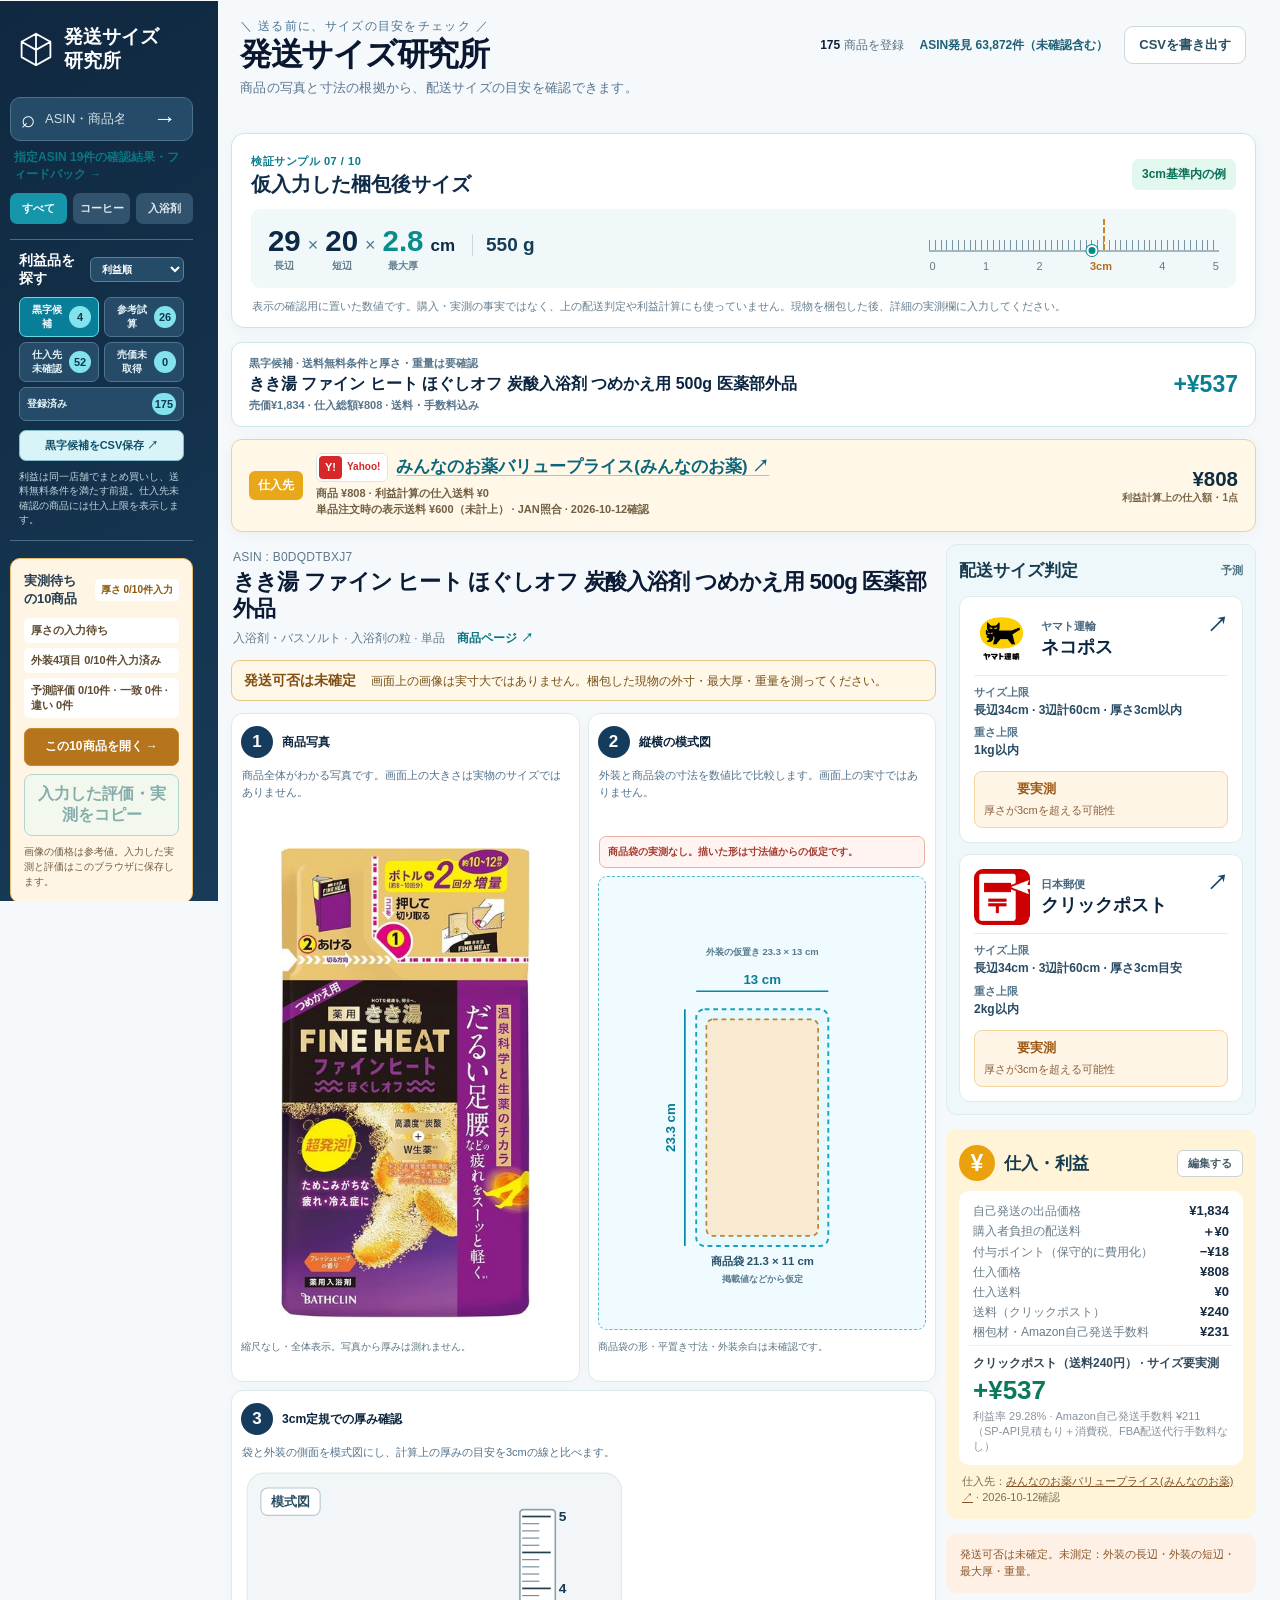
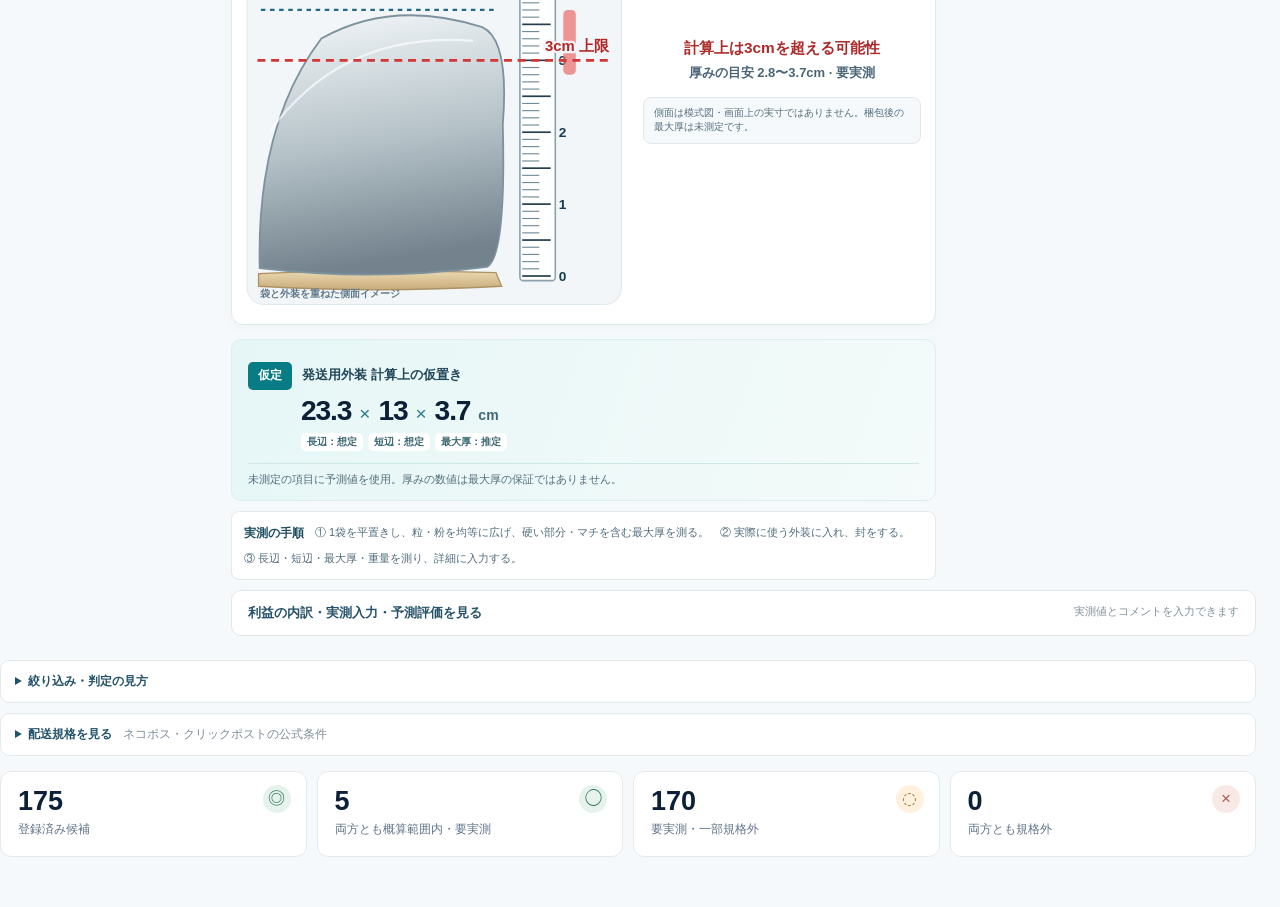
<file: index.html>
<!doctype html>
<html lang="ja">
<head>
  <meta charset="utf-8">
  <meta name="viewport" content="width=device-width, initial-scale=1">
  <title>発送サイズ研究所｜ネコポス・クリックポスト</title>
  <link rel="stylesheet" href="ui.css?v=21">
</head>
<body>
  <header class="site-header"><div class="site-brand"><strong>発送サイズ研究所</strong><span>商品の写真と寸法の根拠から、配送サイズの目安を確認できます。</span></div><div class="site-actions"><span><b id="heroCount">—</b> 商品を登録</span><a id="researchLink" href="acquisition.html#allAsins">発見済みASINを見る（未確認含む）</a><button id="export" class="btn" type="button">CSVを書き出す</button></div></header>
  <main>
    <details class="rules-toggle"><summary>配送規格を見る <span>ネコポス・クリックポストの公式条件</span></summary><section class="service-guides" aria-label="配送方法の公式規格">
      <article class="service-guide"><div class="service-guide-heading"><span class="service-icon cat-icon" aria-hidden="true">◧</span><div><b>ネコポス</b><small>ヤマト運輸・契約制</small></div></div><div class="service-limits"><span><strong>34cm</strong> 長辺上限</span><span><strong>60cm</strong> 3辺合計</span><span><strong>3cm</strong> 厚さ上限</span><span><strong>1kg</strong> 重量上限</span></div><p>宛名面は23×11.5cm以上。運賃は契約ごとに決まり、公式上限は385円。</p><a href="https://business.kuronekoyamato.co.jp/service/lineup/nekoposu/index.html" target="_blank" rel="noopener noreferrer">ヤマト運輸の規格 ↗</a></article>
      <article class="service-guide"><div class="service-guide-heading"><span class="service-icon post-icon" aria-hidden="true">▤</span><div><b>クリックポスト</b><small>日本郵便・全国一律240円</small></div></div><div class="service-limits"><span><strong>34cm</strong> 長辺上限</span><span><strong>60cm</strong> 3辺合計</span><span><strong>3cm</strong> 投函目安</span><span><strong>2kg</strong> 重量上限</span></div><p>最小14×9cm。ポストの投函口を確認。窓口で預かれる例外も厚さ3cm以下。</p><a href="https://www.post.japanpost.jp/service/send/domestic/delivery/clickpost/" target="_blank" rel="noopener noreferrer">日本郵便の規格 ↗</a></article>
      <small class="guide-date">公式ページを2026年10月6日に確認。発送前に梱包後の外寸と重量を測定。</small>
    </section></details>
    <details id="search-panel" class="panel filter-drawer" aria-label="検索と絞り込み"><summary>絞り込み・判定の見方</summary>
      <details class="notice"><summary>判定の見方・配送規格</summary><span>商品写真と縦横の模式図は画面上の実寸ではありません。概算は発送可否を確定しません。実際に梱包した外装の長辺・短辺・最大厚・重量を測って入力してください。配送規格は <a href="https://business.kuronekoyamato.co.jp/service/lineup/nekoposu/index.html" target="_blank" rel="noopener noreferrer">ネコポス ↗</a> <a href="https://www.post.japanpost.jp/service/send/domestic/delivery/clickpost/" target="_blank" rel="noopener noreferrer">クリックポスト ↗</a> を参照してください。</span></details>
      <div class="filters">
        <div class="field"><label for="category">分類</label><select id="category"><option value="all">すべて</option></select></div>
        <div class="field"><label for="dimension">Amazon寸法</label><select id="dimension"><option value="all">すべて</option><option value="confirmed">3cm超を確認</option><option value="unconfirmed">寸法未確認</option></select></div>
        <div class="field"><label for="forecast">平置き3cm予測</label><select id="forecast"><option value="all">すべて</option><option value="likely">収まりそう</option><option value="borderline">境界・情報不足</option><option value="unlikely">難しい</option></select></div>
        <div class="field"><label for="shippingFilter">配送規格の判定</label><select id="shippingFilter"><option value="all">すべて</option><option value="both">両方とも規格内見込み</option><option value="nekopos">ネコポス規格内見込み</option><option value="clickpost">クリックポスト規格内見込み</option><option value="check">要実測</option><option value="over">両方とも規格外</option></select></div>
      </div>
      <details id="method" class="method"><summary>推定方法と注意点</summary><p>同一商品のメーカー公表「個装・単品寸法」を最優先します。それ以外はAmazon・Keepaの「商品寸法」、同系品の袋、画像、カタログの「パッケージ寸法」を個別に照合し、仮定として表示します。Amazon・Keepa掲載のパッケージ寸法は梱包込みの値で、商品本体や個装の実寸と同じではありません。販売単位が複数なら、そのまとまりや梱包材を含む可能性もあります。掲載最小辺が3cmを超えたことだけで商品自体が厚いと断定せず、発送用外装込みの実測値で確認します。</p><p>粉・粒は内容量を仮定のかさ密度で体積に直し、袋の有効面積に広げて厚さを概算します。液体のmL表示はすでに体積なので密度では割りません。縦横は商品袋に対して外装余白を各0〜2cm、重量は梱包材100gを仮に加えて確認します。複数個セット、マチ、硬い注ぎ口やスプーンは誤差要因です。ネコポスは宛名面23×11.5cm以上、クリックポストは14×9cm以上の外装が必要です。クリックポストは投函口の実寸にも左右されます。</p><p>参考：<a href="https://agf.ajinomoto.co.jp/product/detail/88489" target="_blank" rel="noopener noreferrer">AGF 60gの単品寸法</a>、<a href="https://business.kuronekoyamato.co.jp/service/lineup/nekoposu/index.html" target="_blank" rel="noopener noreferrer">ネコポス規格</a>、<a href="https://www.post.japanpost.jp/service/send/domestic/delivery/clickpost/" target="_blank" rel="noopener noreferrer">クリックポスト規格</a>。</p></details>
    </details>
    <div class="workspace">
      <aside class="candidate-picker" aria-label="商品候補">
        <div class="rail-brand"><svg viewBox="0 0 40 40" aria-hidden="true"><path d="M20 3 36 12v17L20 38 4 29V12L20 3Zm0 0v18m16-9-16 9L4 12m16 9v17"/></svg><strong>発送サイズ<br>研究所</strong></div>
        <div class="sidebar-search"><label for="search" class="visually-hidden">ASIN・商品名で検索</label><span aria-hidden="true">⌕</span><input id="search" type="search" placeholder="ASIN・商品名で検索" autocomplete="off"><button id="searchGo" type="button" aria-label="検索した商品を見る">→</button></div>
        <div id="requestedMatch" class="requested-match" hidden></div>
        <a class="requested-list-link" href="requested.html">指定ASIN 19件の確認結果・フィードバック →</a>
        <div class="sidebar-shortcuts" aria-label="主な分類"><button type="button" data-category-shortcut="all" class="active">すべて</button><button type="button" data-category-shortcut="コーヒー">コーヒー</button><button type="button" data-category-shortcut="入浴剤・バスソルト">入浴剤</button></div>
        <nav class="profit-nav" aria-label="利益による絞り込み"><div class="profit-nav-heading"><b>利益品を探す</b><select id="sortMode" aria-label="並び順"><option value="profit">利益順</option><option value="fit">発送見込み順</option></select></div><div class="profit-nav-buttons"><button type="button" data-profit-filter="candidate" class="active" aria-pressed="true">黒字候補 <b id="profitCandidateCount">—</b></button><button type="button" data-profit-filter="reference" aria-pressed="false">参考試算 <b id="profitReferenceCount">—</b></button><button type="button" data-profit-filter="sourcing" aria-pressed="false">仕入先未確認 <b id="profitSourcingCount">—</b></button><button type="button" data-profit-filter="price_missing" aria-pressed="false">売価未取得 <b id="profitPriceMissingCount">—</b></button><button type="button" data-profit-filter="all" aria-pressed="false">登録済み <b id="profitAllCount">—</b></button></div><button id="exportProfitCandidates" class="profit-nav-export" type="button">黒字候補をCSV保存 ↗</button><small>利益は同一店舗でまとめ買いし、送料無料条件を満たす前提。仕入先未確認の商品には仕入上限を表示します。</small></nav>
        <section class="trial-sidebar" aria-label="実測待ちの商品リスト"><div class="trial-sidebar-heading"><strong>実測待ちの10商品</strong><b id="trialProgress">厚さ 0/10件入力</b></div><div class="trial-sidebar-stats"><span id="trialThicknessStatus">厚さの入力待ち</span><span id="trialShippingStatus">外装4項目 0/10件入力済み</span><span id="trialFeedbackStatus">予測評価 0/10件</span><span id="trialPredictionStatus" hidden></span></div><button id="trialToggle" type="button" aria-pressed="false">この10商品を開く →</button><button id="copyProductFeedback" class="feedback-copy-button" type="button" disabled>入力した評価・実測をコピー</button><textarea id="productFeedbackCopyText" readonly hidden aria-label="コピー用の評価と実測"></textarea><small id="productFeedbackMessage" role="status" aria-live="polite">画像の価格は参考値。入力した実測と評価はこのブラウザに保存します。</small></section>
        <button id="measuredToggle" class="measured-toggle" type="button" aria-pressed="false">実測入力のある商品 <b id="actualCount">0件</b><span aria-hidden="true">→</span></button>
        <section id="demoSidebar" class="demo-sidebar" aria-label="検証用の表示例"><div class="demo-sidebar-heading"><span>検証用の表示例</span><b id="demoTotalCount">10件</b></div><div class="demo-sidebar-counts"><span><b id="demoWithinCount">7</b>件 3cm以内の例</span><span><b id="demoOverCount">3</b>件 3cm超の例</span></div><button id="demoToggle" type="button" aria-pressed="false">10件の表示例を見る →</button><small>例の数値は実測ではありません。実測入力がある商品では入力値を優先します。</small></section>
        <div id="candidates" class="sidebar-heading"><b>商品候補</b><span id="visibleCount">読み込み中</span></div>
        <section id="list" class="list" aria-label="候補一覧"></section><div class="more-wrap"><button id="more" class="btn" type="button" hidden>さらに20件表示</button></div>
      </aside>
      <section id="featured" class="featured" aria-label="選択中の商品の詳細"></section>
    </div>
    <section class="stats" aria-label="候補の集計">
      <div class="stat"><span class="stat-icon" aria-hidden="true">◎</span><strong id="totalCount">—</strong><span>登録済み候補</span></div>
        <div class="stat"><span class="stat-icon" aria-hidden="true">◯</span><strong id="likelyCount">—</strong><span>両方とも概算範囲内・要実測</span></div>
      <div class="stat"><span class="stat-icon" aria-hidden="true">◌</span><strong id="borderlineCount">—</strong><span>要実測・一部規格外</span></div>
      <div class="stat"><span class="stat-icon" aria-hidden="true">×</span><strong id="unlikelyCount">—</strong><span>両方とも規格外</span></div>
    </section>
    <dialog id="csvDialog"><h2 id="csvTitle">CSV</h2><p>予測、根拠、出典、実測記録、正誤評価とコメントを含みます。下の内容をコピーするか、ファイルに保存できます。</p><textarea id="csvText" aria-label="CSVデータ" readonly></textarea><div class="dialog-actions"><button id="closeCsv" class="btn" type="button">閉じる</button><button id="saveCsv" class="btn" type="button">ファイルに保存</button></div></dialog>
  </main>
  <script src="data.js?v=20261014b"></script>
  <script src="predictions.js?v=20261014b"></script>
  <script src="product_images.js?v=20261014b"></script>
  <script src="local_product_images.js?v=20261014b"></script>
  <script src="api_dimensions.js?v=20261014b"></script>
  <script src="shipping_fit.js"></script>
  <script src="demo_measurements.js?v=1"></script>
  <script src="trial_products.js?v=1"></script>
  <script src="sourcing.js?v=9"></script>
  <script src="market_data.js?v=20261014d"></script>
  <script src="acquisition_status.js?v=20261014e"></script>
  <script src="finance.js?v=2"></script>
  <script src="requested_reviews.js?v=7"></script>
  <script src="app.js?v=49"></script>
</body>
</html>
</file>
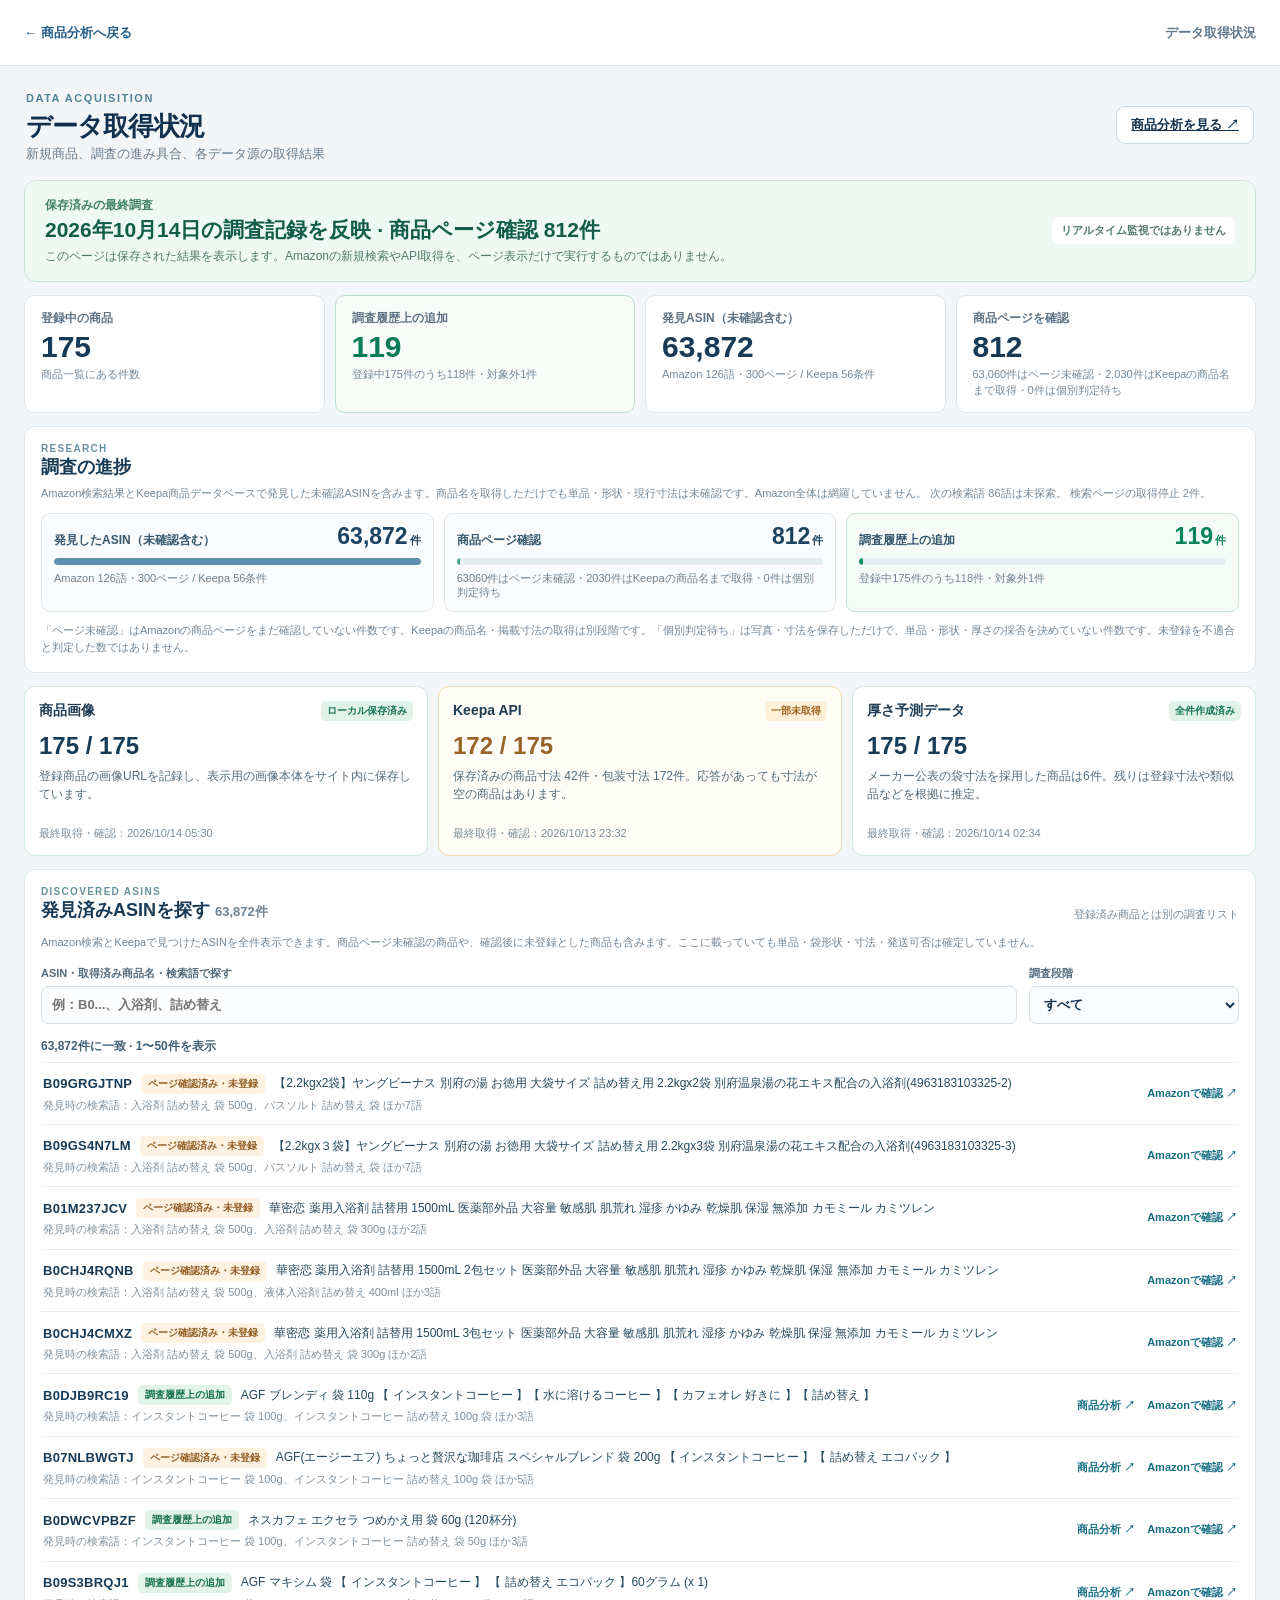
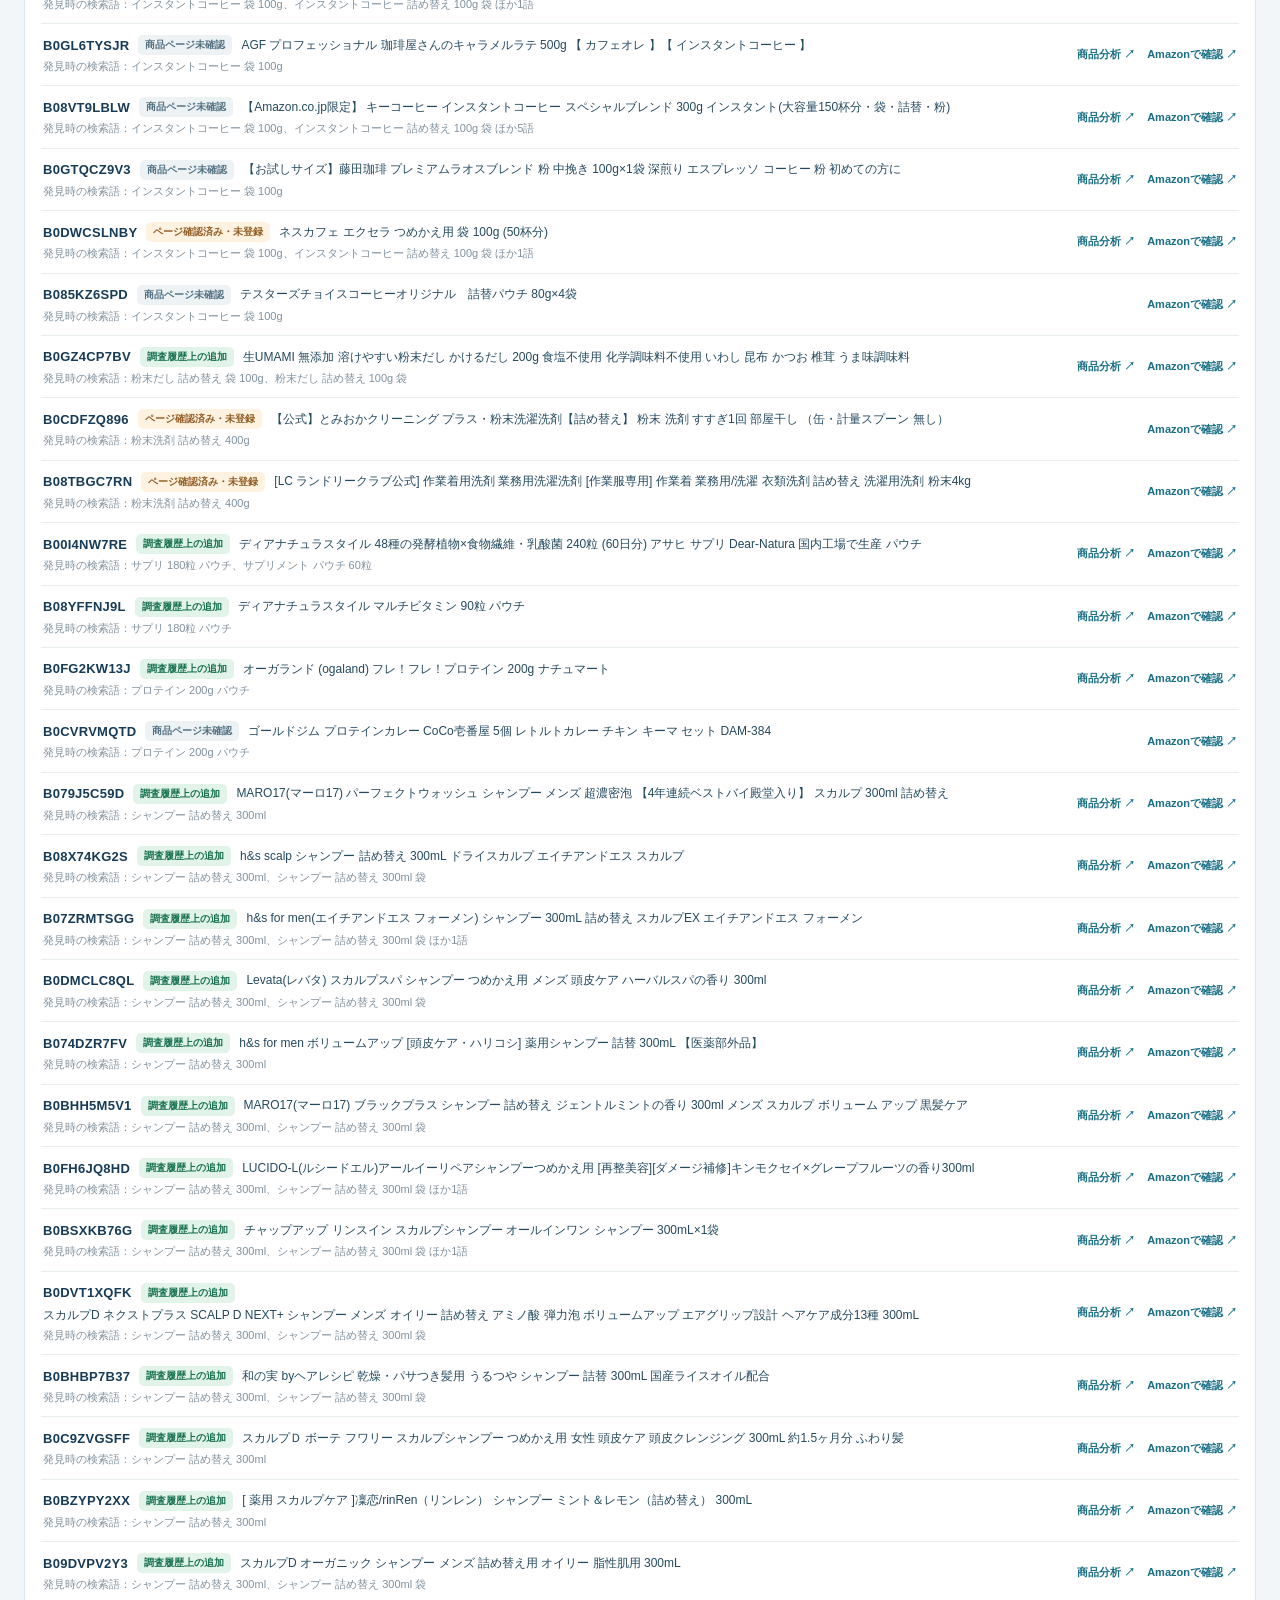
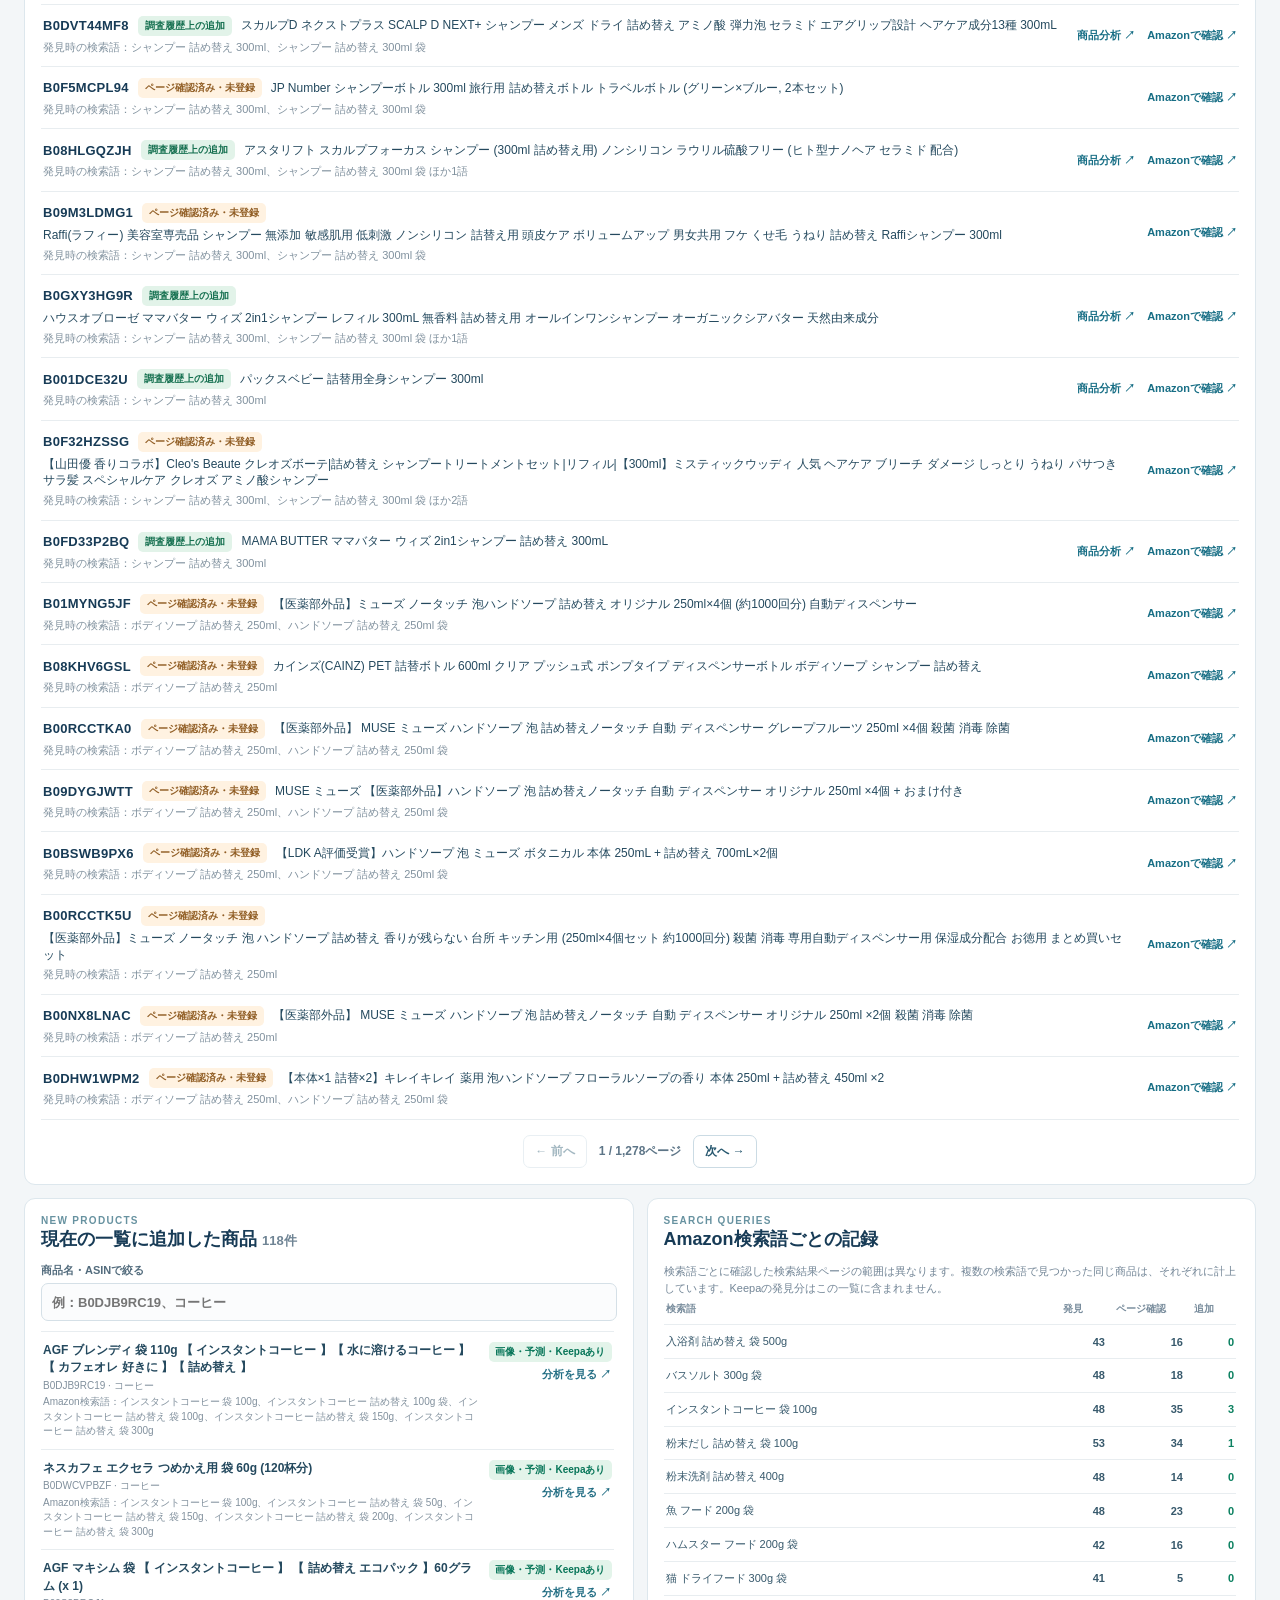
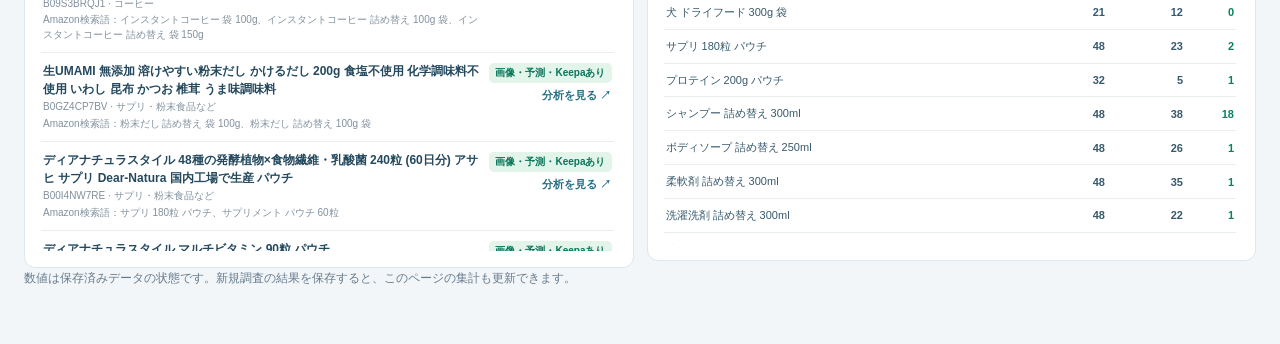
<file: acquisition.html>
<!doctype html>
<html lang="ja">
<head>
  <meta charset="utf-8">
  <meta name="viewport" content="width=device-width, initial-scale=1">
  <title>データ取得状況 | 小型発送リサーチ</title>
  <link rel="stylesheet" href="theme.css?v=11">
  <link rel="stylesheet" href="acquisition.css?v=5">
</head>
<body>
  <aside class="side-nav" aria-label="ページナビゲーション">
    <div class="side-brand"><span class="side-brand-mark" aria-hidden="true">◇</span><div><strong>小型発送リサーチ</strong><small>商品サイズを見極める</small></div></div>
    <nav>
      <a href="index.html"><span aria-hidden="true">⌂</span>商品分析</a>
      <a href="acquisition.html" aria-current="page"><span aria-hidden="true">◉</span>データ取得状況</a>
    </nav>
    <p>表示しているのは保存済みデータの最終状態です。</p>
  </aside>
  <header class="app-topbar status-topbar"><a href="index.html" class="back-link">← 商品分析へ戻る</a><span>データ取得状況</span></header>
  <main>
    <div class="page-heading"><div><span class="page-kicker">DATA ACQUISITION</span><h1>データ取得状況</h1><p>新規商品、調査の進み具合、各データ源の取得結果</p></div><a class="btn" href="index.html">商品分析を見る ↗</a></div>
    <div id="statusError" class="status-error" hidden>取得状況の保存データを読み込めませんでした。</div>
    <div id="statusContent" hidden>
      <section class="snapshot-banner" aria-label="データの時点"><div><span class="snapshot-label">保存済みの最終調査</span><strong id="researchDate">—</strong><p>このページは保存された結果を表示します。Amazonの新規検索やAPI取得を、ページ表示だけで実行するものではありません。</p></div><span class="snapshot-tag">リアルタイム監視ではありません</span></section>
      <section class="status-metrics" aria-label="調査の集計">
        <div class="status-metric"><span>登録中の商品</span><strong id="catalogCount">—</strong><small>商品一覧にある件数</small></div>
        <div class="status-metric accent"><span>調査履歴上の追加</span><strong id="addedCount">—</strong><small id="addedCheck">—</small></div>
        <div class="status-metric"><span>発見ASIN（未確認含む）</span><strong id="discoveredCount">—</strong><small id="queryCount">—</small></div>
        <div class="status-metric"><span>商品ページを確認</span><strong id="checkedCount">—</strong><small id="uncheckedCount">—</small></div>
      </section>
      <section class="status-card pipeline-card" aria-labelledby="pipelineTitle"><div class="section-heading"><div><span class="section-kicker">RESEARCH</span><h2 id="pipelineTitle">調査の進捗</h2></div><span id="researchScope" class="subtle">—</span></div><div class="pipeline" id="pipeline"></div><p class="status-note">「ページ未確認」はAmazonの商品ページをまだ確認していない件数です。Keepaの商品名・掲載寸法の取得は別段階です。「個別判定待ち」は写真・寸法を保存しただけで、単品・形状・厚さの採否を決めていない件数です。未登録を不適合と判定した数ではありません。</p></section>
      <section class="source-grid" aria-label="データ源ごとの状態" id="sourceGrid"></section>
      <section class="status-card discovered-card" id="allAsins" aria-labelledby="allAsinsTitle"><div class="section-heading"><div><span class="section-kicker">DISCOVERED ASINS</span><h2 id="allAsinsTitle">発見済みASINを探す <span id="allAsinsCount">—</span></h2></div><span class="subtle">登録済み商品とは別の調査リスト</span></div><p class="status-note">Amazon検索とKeepaで見つけたASINを全件表示できます。商品ページ未確認の商品や、確認後に未登録とした商品も含みます。ここに載っていても単品・袋形状・寸法・発送可否は確定していません。</p><div class="discovered-controls"><label class="status-search">ASIN・取得済み商品名・検索語で探す<input id="allAsinsSearch" type="search" placeholder="例：B0...、入浴剤、詰め替え"></label><label class="status-search">調査段階<select id="allAsinsStage"><option value="all">すべて</option><option value="0">商品ページ未確認</option><option value="1">ページ確認済み・未登録</option><option value="2">調査履歴上の追加</option></select></label></div><div class="discovered-summary" id="allAsinsSummary" role="status" aria-live="polite"></div><div class="discovered-list" id="allAsinsRows"></div><div class="discovered-pager"><button id="allAsinsPrev" type="button">← 前へ</button><span id="allAsinsPage">—</span><button id="allAsinsNext" type="button">次へ →</button></div></section>
      <div class="status-columns">
        <section class="status-card" aria-labelledby="newProductsTitle"><div class="section-heading"><div><span class="section-kicker">NEW PRODUCTS</span><h2 id="newProductsTitle">現在の一覧に追加した商品 <span id="newProductsCount">—</span></h2></div></div><label class="status-search">商品名・ASINで絞る<input id="newProductSearch" type="search" placeholder="例：B0DJB9RC19、コーヒー"></label><div class="scroll-list" id="newProducts"></div></section>
        <section class="status-card" aria-labelledby="queriesTitle"><div class="section-heading"><div><span class="section-kicker">SEARCH QUERIES</span><h2 id="queriesTitle">Amazon検索語ごとの記録</h2></div></div><p class="status-note">検索語ごとに確認した検索結果ページの範囲は異なります。複数の検索語で見つかった同じ商品は、それぞれに計上しています。Keepaの発見分はこの一覧に含まれません。</p><div class="query-head"><span>検索語</span><span>発見</span><span>ページ確認</span><span>追加</span></div><div class="scroll-list" id="queryRows"></div></section>
      </div>
      <footer>数値は保存済みデータの状態です。新規調査の結果を保存すると、このページの集計も更新できます。</footer>
    </div>
  </main>
  <script src="data.js?v=20261014b"></script>
  <script src="predictions.js?v=20261014b"></script>
  <script src="product_images.js?v=20261014b"></script>
  <script src="local_product_images.js?v=20261014b"></script>
  <script src="api_dimensions.js?v=20261014b"></script>
  <script src="acquisition_status.js?v=20261014e"></script>
  <script src="discovered_asins.js?v=20261014e"></script>
  <script src="acquisition.js?v=11"></script>
</body>
</html>
</file>
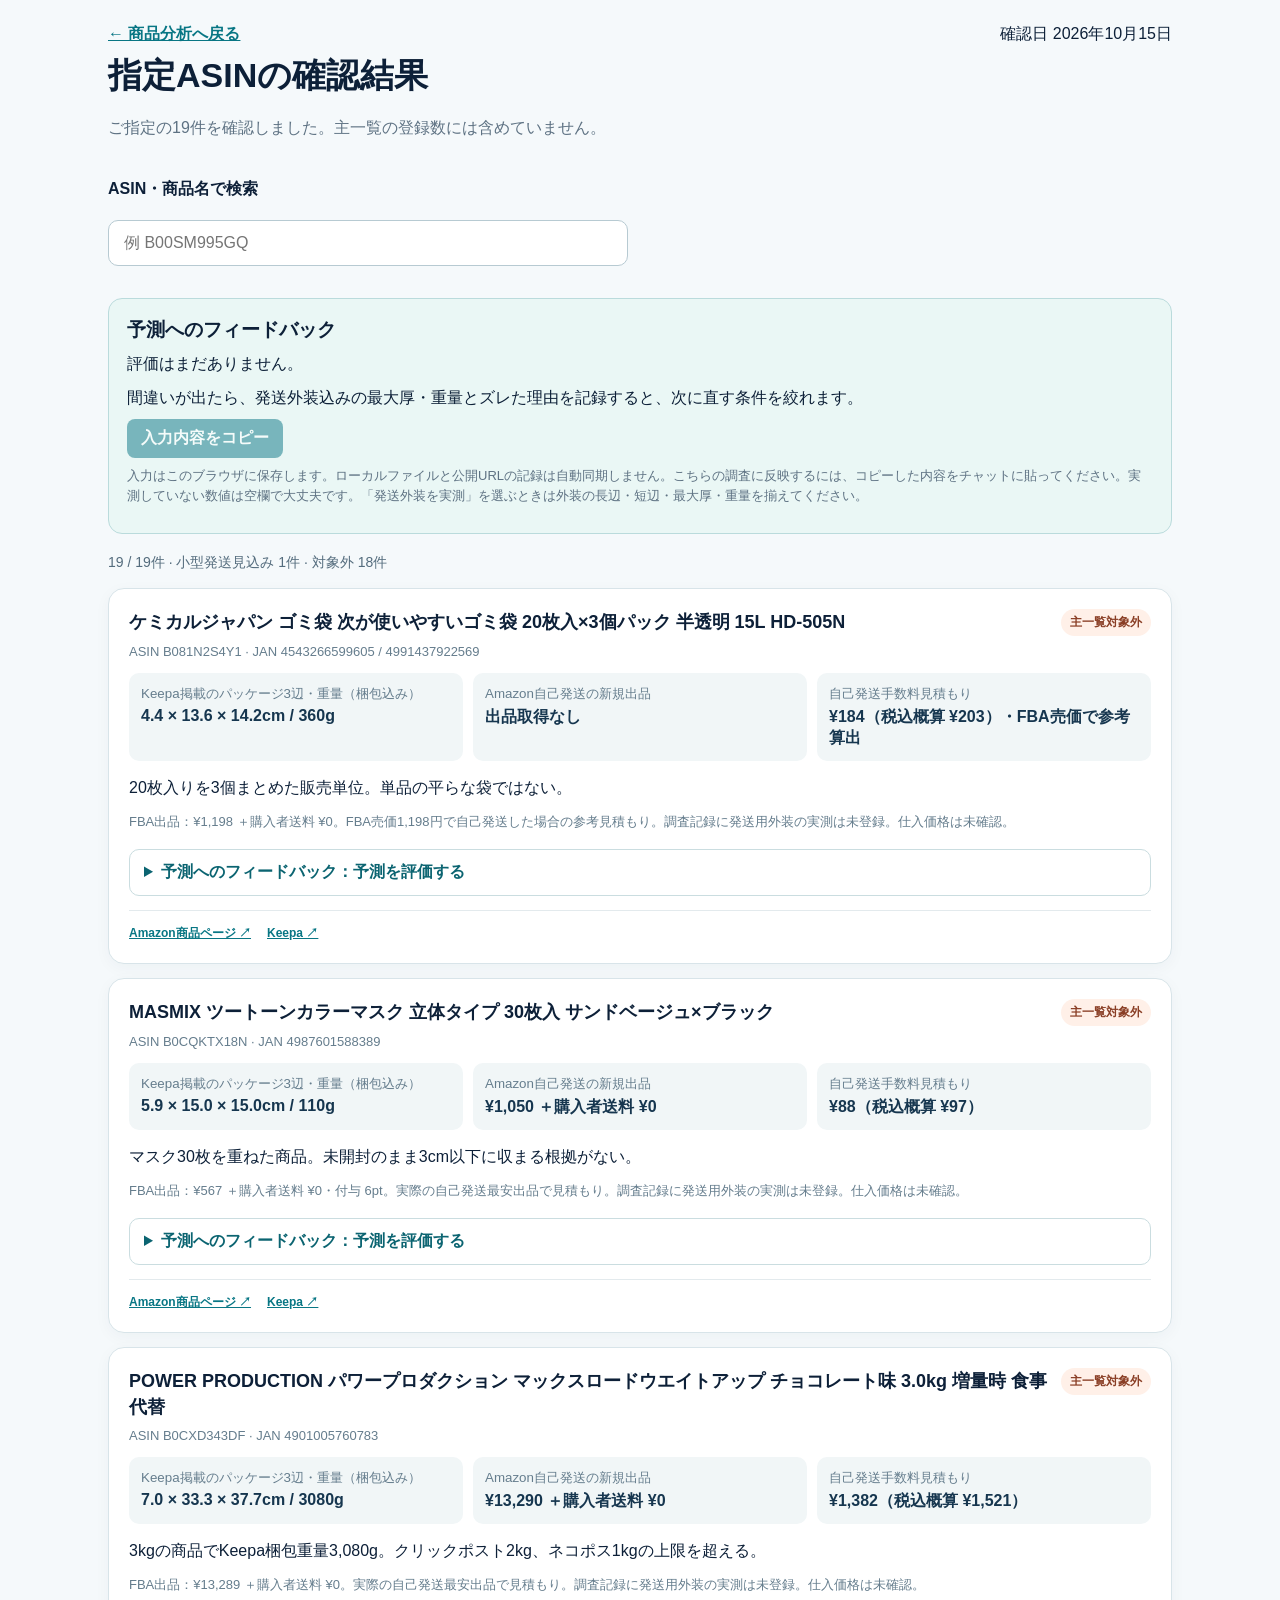
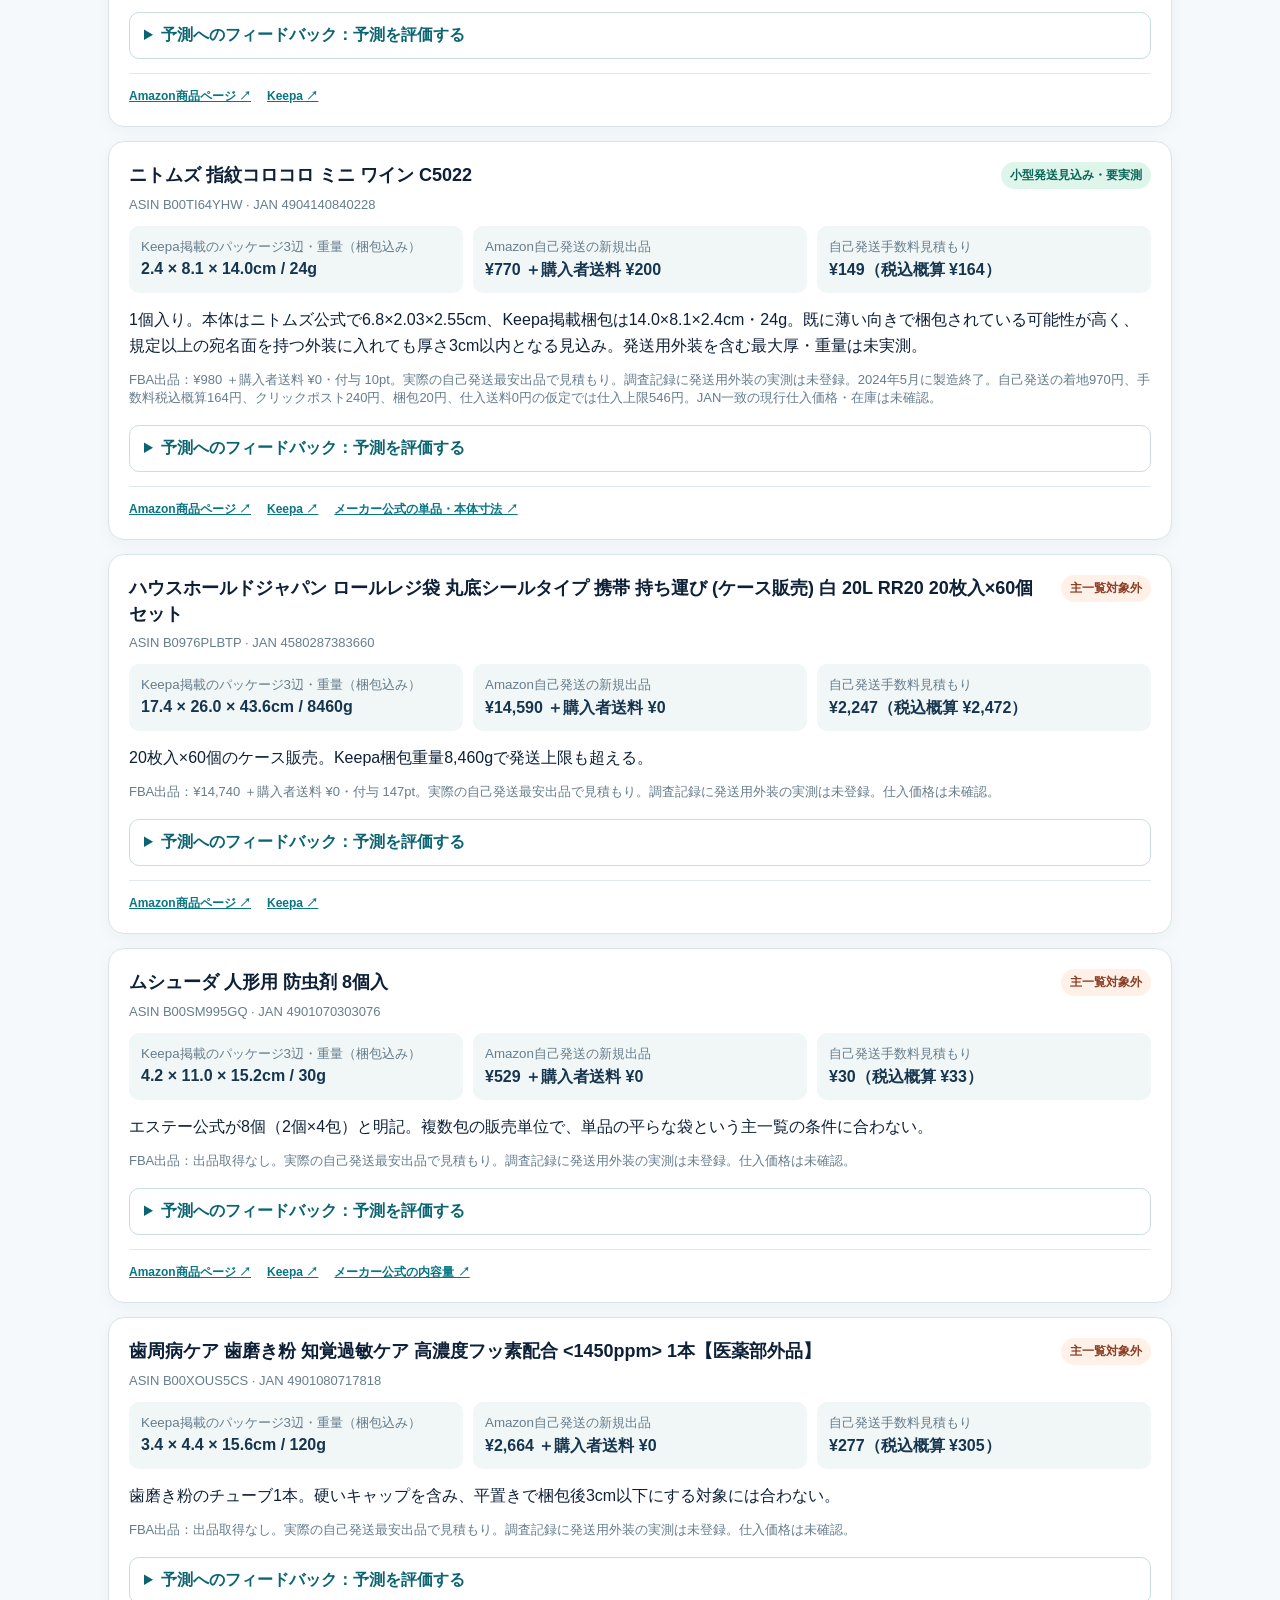
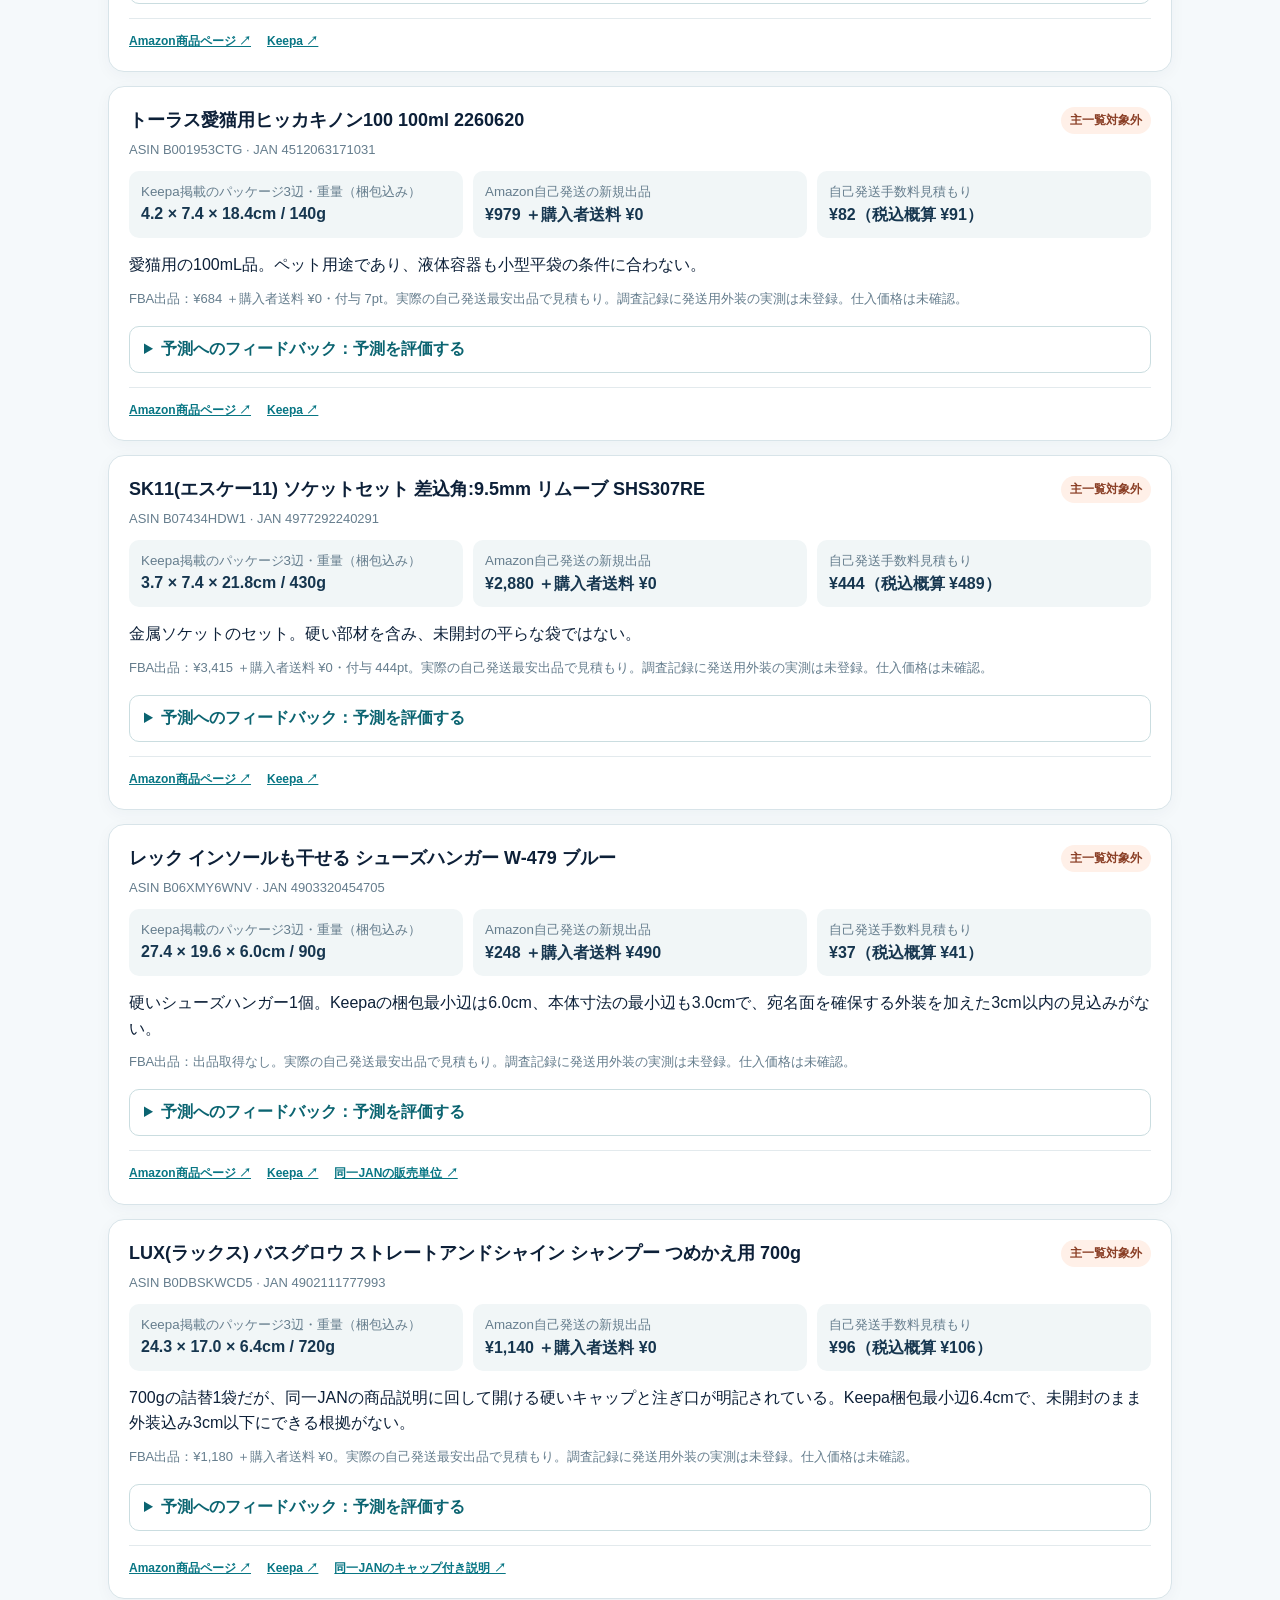
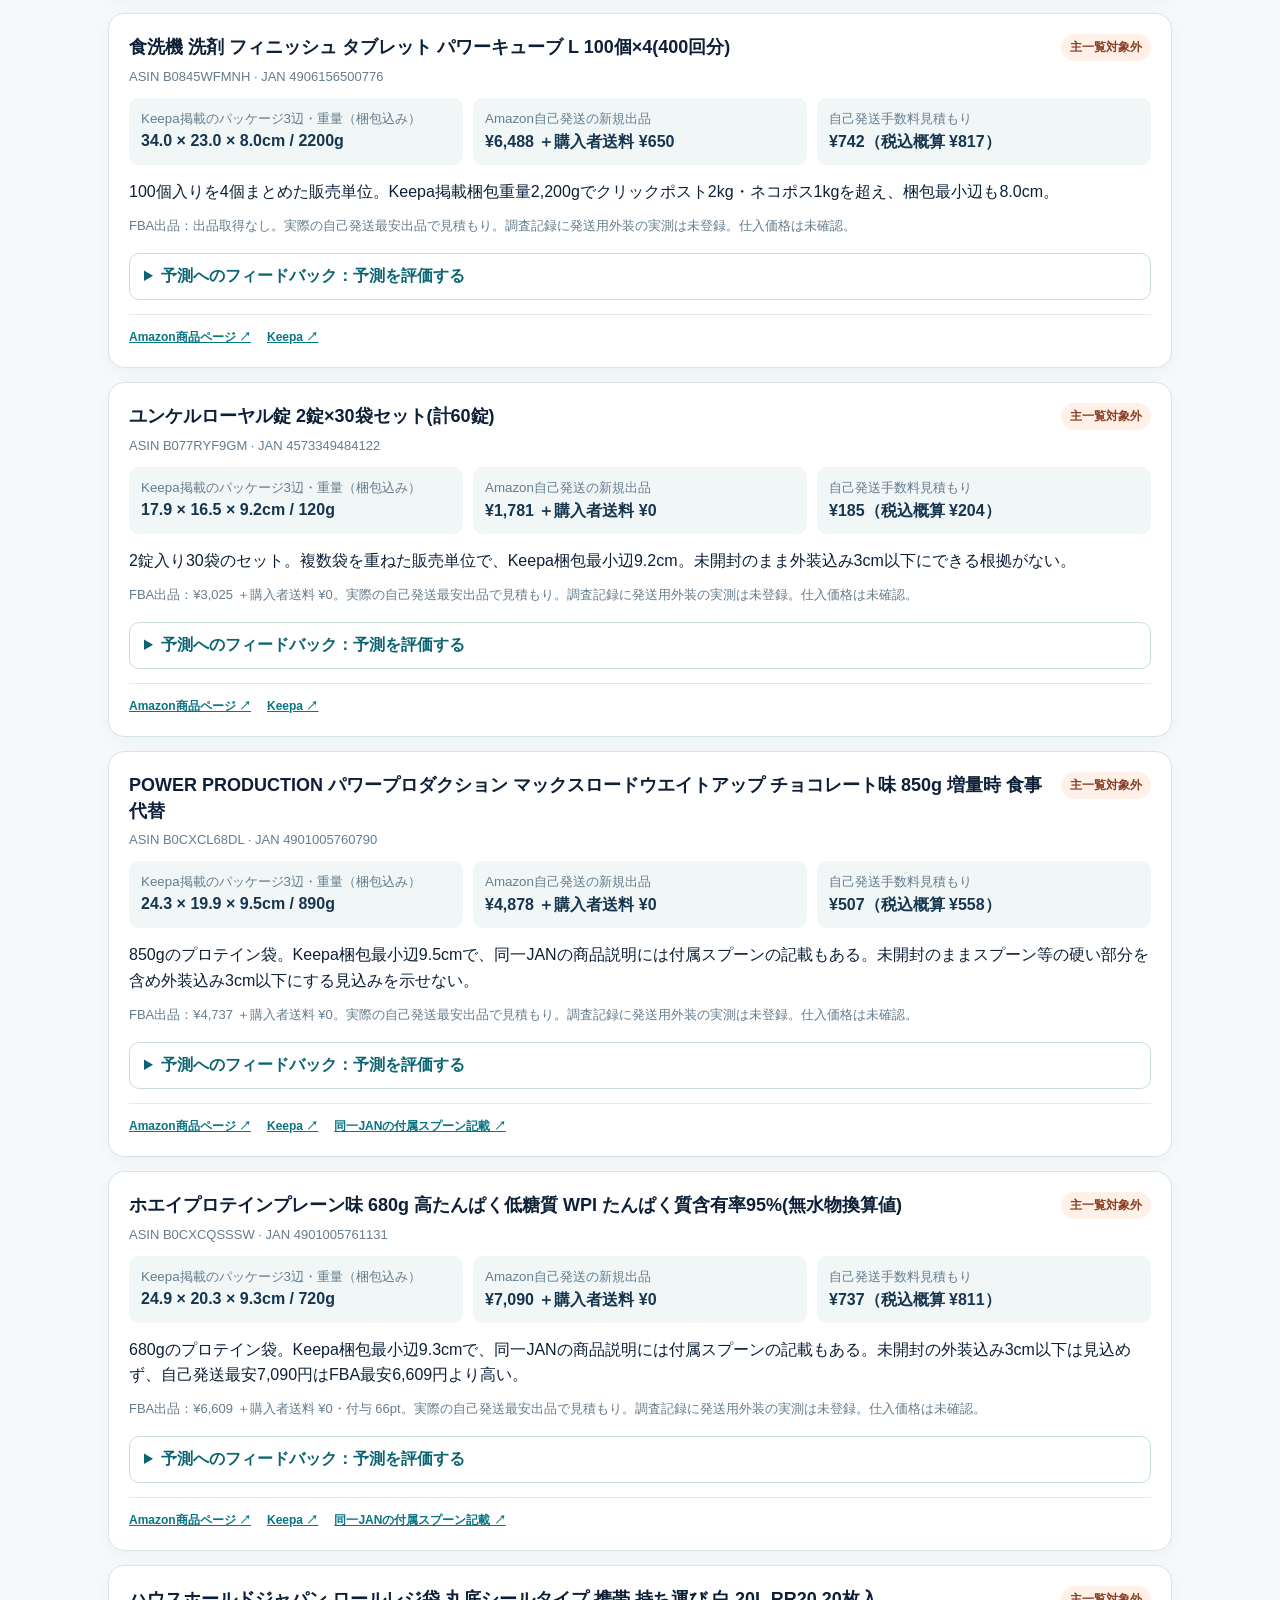
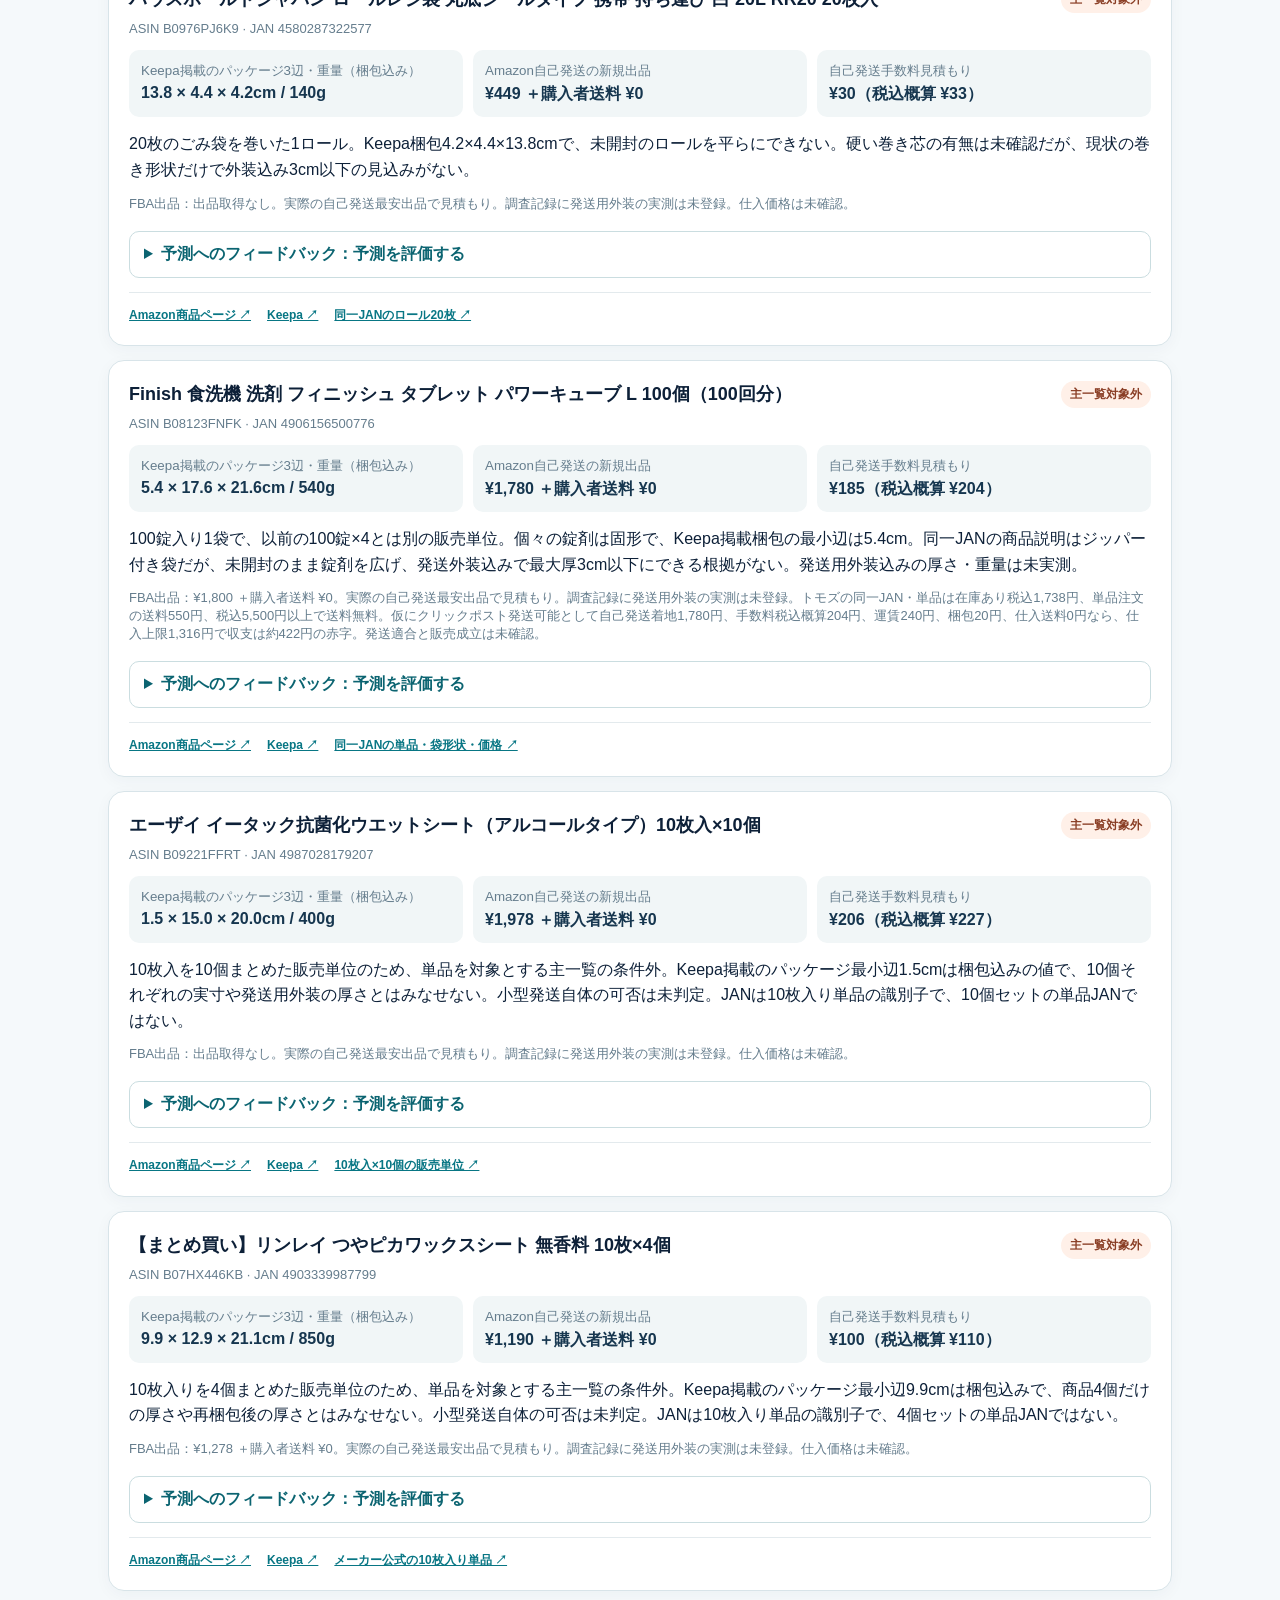
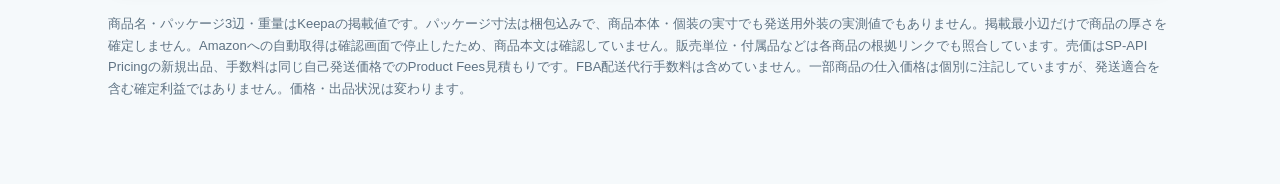
<file: requested.html>
<!doctype html>
<html lang="ja">
<head>
  <meta charset="utf-8">
  <meta name="viewport" content="width=device-width, initial-scale=1">
  <title>指定ASINの確認結果｜発送サイズ研究所</title>
  <link rel="stylesheet" href="ui.css?v=20">
  <style>
    .requested-page { max-width:1100px; margin:0 auto; padding:24px 18px 72px; }
    .requested-head { display:flex; justify-content:space-between; align-items:start; gap:16px; margin-bottom:22px; }
    .requested-head h1 { margin:8px 0; font-size:clamp(24px,4vw,34px); }
    .requested-head p, .requested-note { color:#5e7283; line-height:1.65; }
    .requested-head a { color:#087684; font-weight:750; white-space:nowrap; }
    .requested-search { display:flex; align-items:center; gap:12px; width:min(100%,520px); margin:20px 0 12px; }
    .requested-search input { width:100%; padding:13px 15px; border:1px solid #b7cad2; border-radius:10px; background:#fff; color:#12314e; font-size:16px; }
    .requested-count { margin:0 0 16px; color:#546c7d; font-size:14px; }
    .requested-list { display:grid; gap:14px; }
    .requested-card { padding:20px; border:1px solid #d8e4e9; border-radius:16px; background:#fff; box-shadow:0 4px 16px #14314e0a; }
    .requested-card:target { outline:3px solid #0b828b; outline-offset:2px; }
    .requested-title { display:flex; gap:12px; align-items:flex-start; justify-content:space-between; }
    .requested-title h2 { margin:0; font-size:18px; line-height:1.45; }
    .requested-status { flex:none; padding:5px 9px; border-radius:99px; font-size:12px; font-weight:800; }
    .requested-status.excluded { color:#8a3e25; background:#fff0e8; }
    .requested-status.hold { color:#765607; background:#fff6d7; }
    .requested-status.shipping_hold { color:#0a6656; background:#def5ec; }
    .requested-asin { margin:8px 0 14px; color:#657d8d; font-size:13px; }
    .requested-facts { display:grid; grid-template-columns:repeat(3,minmax(0,1fr)); gap:10px; margin:14px 0; }
    .requested-facts div { padding:12px; border-radius:10px; background:#f1f6f7; }
    .requested-facts small { display:block; color:#657d8d; }
    .requested-facts strong { display:block; margin-top:4px; color:#16364f; font-size:16px; }
    .requested-reason { margin:12px 0; line-height:1.6; }
    .requested-card footer { display:flex; flex-wrap:wrap; gap:16px; padding-top:12px; border-top:1px solid #e3eaed; }
    .requested-card footer a { color:#087684; font-weight:750; }
    .requested-note { margin-top:22px; font-size:13px; }
    .feedback-summary { margin:20px 0; padding:18px; border:1px solid #badbdc; border-radius:14px; background:#eaf7f5; }
    .feedback-summary h2 { margin:0 0 8px; font-size:19px; }
    .feedback-summary p { margin:8px 0; line-height:1.6; }
    .feedback-summary button, .feedback-form button { padding:9px 14px; border:0; border-radius:8px; background:#087684; color:white; font:inherit; font-weight:700; cursor:pointer; }
    .feedback-summary button:disabled { opacity:.5; cursor:default; }
    .feedback-summary textarea { display:block; width:100%; min-height:100px; margin-top:10px; }
    .feedback-summary textarea[hidden] { display:none; }
    .requested-feedback { margin:18px 0 14px; padding:12px 14px; border:1px solid #cadde0; border-radius:10px; }
    .requested-feedback summary { color:#0b6471; font-weight:750; cursor:pointer; }
    .feedback-form { display:grid; grid-template-columns:repeat(2,minmax(0,1fr)); gap:12px; margin-top:14px; }
    .feedback-form label { display:grid; gap:5px; color:#304d5c; font-size:14px; font-weight:650; }
    .feedback-form input, .feedback-form select, .feedback-form textarea { width:100%; padding:9px 10px; border:1px solid #b7cad2; border-radius:8px; background:white; color:#12314e; font:inherit; }
    .feedback-form textarea { min-height:82px; resize:vertical; }
    .feedback-form .wide { grid-column:1/-1; }
    .feedback-form button { justify-self:start; }
    .feedback-help { margin:10px 0 0; color:#5e7283; font-size:13px; line-height:1.55; }
    @media(max-width:690px) { .requested-head { display:block; } .requested-facts, .feedback-form { grid-template-columns:1fr; } .requested-title { display:block; } .requested-status { display:inline-block; margin-top:8px; } }
  </style>
</head>
<body>
  <main class="requested-page">
    <div class="requested-head"><div><a href="index.html">← 商品分析へ戻る</a><h1>指定ASINの確認結果</h1><p>ご指定の19件を確認しました。主一覧の登録数には含めていません。</p></div><span>確認日 2026年10月15日</span></div>
    <label for="asinSearch"><strong>ASIN・商品名で検索</strong></label>
    <div class="requested-search"><input id="asinSearch" type="search" placeholder="例 B00SM995GQ" autocomplete="off"></div>
    <section class="feedback-summary" aria-label="フィードバックの集計"><h2>予測へのフィードバック</h2><p id="feedbackStats">評価の入力待ち</p><p id="feedbackAdvice">間違いが出たら、ズレた理由を記録すると見直す条件を絞れます。</p><button id="copyFeedback" type="button" disabled>入力内容をコピー</button><p class="feedback-help">入力はこのブラウザに保存します。ローカルファイルと公開URLの記録は自動同期しません。こちらの調査に反映するには、コピーした内容をチャットに貼ってください。実測していない数値は空欄で大丈夫です。「発送外装を実測」を選ぶときは外装の長辺・短辺・最大厚・重量を揃えてください。</p><textarea id="feedbackCopyText" readonly hidden aria-label="コピー用フィードバック"></textarea><p id="feedbackMessage" role="status" aria-live="polite"></p></section>
    <p id="resultCount" class="requested-count"></p>
    <section id="requestedList" class="requested-list" aria-live="polite"></section>
    <p class="requested-note">商品名・パッケージ3辺・重量はKeepaの掲載値です。パッケージ寸法は梱包込みで、商品本体・個装の実寸でも発送用外装の実測値でもありません。掲載最小辺だけで商品の厚さを確定しません。Amazonへの自動取得は確認画面で停止したため、商品本文は確認していません。販売単位・付属品などは各商品の根拠リンクでも照合しています。売価はSP-API Pricingの新規出品、手数料は同じ自己発送価格でのProduct Fees見積もりです。FBA配送代行手数料は含めていません。一部商品の仕入価格は個別に注記していますが、発送適合を含む確定利益ではありません。価格・出品状況は変わります。</p>
  </main>
  <script src="requested_reviews.js?v=7"></script>
  <script src="requested_feedback.js?v=1"></script>
  <script src="requested_page.js?v=2"></script>
</body>
</html>
</file>
<file: ui.css>
:root {
  --ink:#12314e; --muted:#667b8e; --navy:#0e2d4c; --line:#dde7ed;
  --paper:#f3f6f8; --green:#08745a; --mint:#e9f8f0; --mint-line:#c7e8d5;
  --amber:#966020; --red:#ac4c46;
}
[hidden] { display:none !important; }
html { scroll-behavior:smooth; }
body { background:var(--paper); color:var(--ink); font-family:-apple-system,BlinkMacSystemFont,"Hiragino Kaku Gothic ProN","Yu Gothic",Meiryo,sans-serif; }
button,input,select { font:inherit; }
a { color:#17669d; }
.visually-hidden { position:absolute; width:1px; height:1px; padding:0; margin:-1px; overflow:hidden; clip:rect(0,0,0,0); white-space:nowrap; border:0; }
.side-nav { display:none; }
.app-topbar { display:flex; align-items:center; gap:12px; min-height:66px; padding:10px 24px; background:#fff; border-bottom:1px solid var(--line); }
.topbar-search { display:flex; align-items:center; gap:10px; width:min(660px,100%); min-width:0; min-height:43px; padding:0 14px; border:1px solid #d4e1e9; border-radius:9px; background:#f9fbfc; color:#6c8394; }
.topbar-search span { font-size:23px; line-height:1; }
.topbar-search input { width:100%; min-width:0; border:0; outline:0; background:transparent; color:var(--ink); font-size:14px; }
.topbar-search:focus-within { border-color:#7baaca; box-shadow:0 0 0 3px #7baaca2b; }
.topbar-search-button { min-height:43px; padding:0 20px; border:0; border-radius:8px; background:#1265b8; color:#fff; font-size:14px; font-weight:750; white-space:nowrap; }
.topbar-search-button:hover { background:#0c559e; }
.topbar-count { margin-left:auto; color:var(--muted); font-size:13px; white-space:nowrap; }
.topbar-count span { color:var(--ink); font-weight:800; }
main { width:100%; max-width:1700px; margin:auto; padding:22px 24px 56px; }
.page-heading { display:flex; align-items:center; justify-content:space-between; gap:18px; margin:0 2px 17px; }
.page-kicker { color:#548395; font-size:11px; font-weight:800; letter-spacing:.14em; }
.page-heading h1 { margin:4px 0 2px; font-size:clamp(23px,2vw,30px); line-height:1.28; letter-spacing:-.035em; }
.page-heading p { margin:0; color:var(--muted); font-size:13px; }
.page-heading .btn { flex:none; }
.page-actions { display:flex; flex-wrap:wrap; justify-content:flex-end; gap:8px; }
.page-actions .btn { display:inline-flex; align-items:center; text-decoration:none; white-space:nowrap; }
.visual-heading { position:relative; min-height:148px; margin:0 0 13px; padding:20px 24px; overflow:hidden; border:1px solid #284768; border-radius:12px; color:#fff; background-image:linear-gradient(90deg,rgba(8,34,67,.94) 0%,rgba(9,39,75,.81) 31%,rgba(9,39,75,.3) 59%,rgba(9,39,75,.04) 100%),url("assets/flattened-pouch-hero.png"); background-size:cover; background-position:center 58%; }
.visual-heading .page-kicker { color:#a9e2e7; }
.visual-heading h1 { color:#fff; text-shadow:0 1px 8px #09294f55; }
.visual-heading p { color:#e6f0f5; }
.visual-heading .page-actions { align-self:flex-end; }
.visual-heading .btn { border-color:#ffffffbc; background:#fffffff0; color:#173a56; }
.visual-heading .btn:hover { background:#fff; }
.btn { border:1px solid #ccdae3; border-radius:9px; padding:9px 14px; background:#fff; color:var(--ink); font-size:13px; font-weight:750; }
.btn:hover { background:#f1f8fc; border-color:#9bbfd1; }
.featured { scroll-margin-top:16px; min-width:0; }
.featured .card { display:grid; grid-template-areas:"photo info side" "photo estimate side" "photo evidence side"; grid-template-columns:190px minmax(0,1fr) 290px; grid-template-rows:auto auto auto; gap:8px; padding:0; border:0; border-radius:0; background:none; box-shadow:none; align-items:start; }
.featured .card:hover { border:0; box-shadow:none; }
.featured .product-main,.featured .card-details { display:contents; }
.featured .product-photo-panel { grid-area:photo; display:flex; flex-direction:column; gap:7px; min-width:0; padding:10px; border:1px solid var(--line); border-radius:10px; background:#fff; }
.featured .product-photo { display:grid; place-items:center; width:100%; height:215px; padding:9px; border:0; border-radius:7px; background:#f5f7f8; text-decoration:none; }
.featured .product-photo img { display:block; max-width:100%; max-height:100%; object-fit:contain; }
.product-photo-fallback { color:var(--muted); font-size:13px; text-align:center; }
.featured .product-photo-panel .title { margin:1px 0 0; font-size:13px; line-height:1.4; }
.featured .product-photo-panel .title a { color:var(--ink); text-decoration:none; }
.featured .card-top { display:flex; flex-wrap:wrap; align-items:center; gap:7px; margin:0; }
.featured .asin { color:#738596; font-size:12px; font-family:ui-monospace,SFMono-Regular,Menlo,monospace; }
.pill { display:inline-block; padding:5px 10px; border-radius:7px; background:#ecf1f4; color:#4e6577; font-size:12px; font-weight:750; line-height:1.3; }
.pill.likely,.pill.confirmed { background:#e0f4e9; color:#087456; }
.pill.borderline,.pill.unconfirmed { background:#fff0d9; color:#98601d; }
.pill.unlikely { background:#fbe9e7; color:#a5443e; }
.featured .product-actions { display:grid; gap:5px; margin:2px 0 0; }
.featured .product-actions a { display:grid; place-items:center; min-height:32px; padding:5px; border-radius:7px; background:#1b3e60; color:#fff; text-decoration:none; font-size:12px; font-weight:750; }
.featured .product-actions a:first-child { background:#ffc43d; color:#273847; }
.featured .product-actions a:hover { filter:brightness(.96); }
.featured .photo-note { margin-top:auto; padding:11px 12px; border:1px solid #e1ecea; border-radius:8px; background:#f7faf9; }
.featured .photo-note span { display:block; margin-bottom:3px; color:#367665; font-size:12px; font-weight:800; }
.featured .photo-note small { color:#627e78; font-size:12px; line-height:1.5; }
.featured .product-copy { grid-area:info; display:flex; align-items:center; gap:10px; min-width:0; min-height:62px; padding:9px 12px; border:1px solid var(--mint-line); border-radius:10px; background:var(--mint); }
.outcome-icon { display:grid; place-items:center; flex:none; width:34px; height:34px; border-radius:50%; background:#d99b3e; color:#fff; font-size:22px; font-weight:850; }
.outcome-icon.is-good { background:#07865e; }
.outcome-icon.is-bad { background:#bd6659; }
.outcome-eyebrow { display:block; color:#568173; font-size:11px; font-weight:800; }
.featured .product-copy strong { display:block; margin-top:1px; color:#075d47; font-size:16px; line-height:1.3; }
.featured .product-copy p { margin:3px 0 0; color:#4b7668; font-size:12px; line-height:1.45; }
.featured .product-copy.borderline { border-color:#f0d9aa; background:#fff6e7; }
.featured .product-copy.borderline strong { color:#8b591b; }
.featured .product-copy.borderline .outcome-eyebrow,.featured .product-copy.borderline p { color:#846c46; }
.featured .product-copy.unlikely { border-color:#f0d2ce; background:#fff0ee; }
.featured .product-copy.unlikely strong { color:#a1433d; }
.featured .product-copy.unlikely .outcome-eyebrow,.featured .product-copy.unlikely p { color:#8e6661; }
.featured .estimate { grid-area:estimate; min-width:0; padding:11px 12px; border:1px solid var(--mint-line); border-radius:10px; background:var(--mint); }
.featured .estimate-head { display:flex; justify-content:space-between; align-items:baseline; gap:8px; }
.featured .estimate-label { color:#174d42; font-size:16px; font-weight:850; }
.featured .estimate-head small { color:#4e806f; font-size:12px; }
.featured .dimension-summary { display:grid; grid-template-columns:repeat(3,minmax(0,1fr)); margin-top:8px; padding:9px 3px; border:1px solid #d8e8e1; border-radius:8px; background:#fff; }
.featured .dimension-item { display:flex; flex-direction:column; min-width:0; padding:0 10px; border-right:1px solid #e1ebe7; }
.featured .dimension-item:last-child { border-right:0; }
.featured .dimension-item > span { color:#425e70; font-size:13px; font-weight:800; }
.featured .dimension-item strong { display:block; margin:3px 0 5px; color:#143752; font-size:32px; line-height:1.1; letter-spacing:-.05em; white-space:nowrap; }
.featured .dimension-item:last-child strong { font-size:25px; }
.featured .dimension-item strong em,.parcel-measures em { margin-left:3px; font-size:.43em; font-style:normal; letter-spacing:0; }
.source-state { display:inline-block; align-self:flex-start; max-width:100%; padding:4px 7px; border-radius:5px; background:#eaf0f4; color:#52697a; font-size:11px; font-weight:800; line-height:1.2; }
.source-state.known { background:#def3e8; color:#087456; }
.source-state.assumed { background:#fff0d8; color:#936024; }
.featured .dimension-item .source-state { overflow:hidden; text-overflow:ellipsis; white-space:nowrap; }
.partial-note { display:block; margin-top:8px; color:var(--amber) !important; font-size:12px; }
.thickness-meter { position:relative; width:100%; height:8px; margin-top:12px; border-radius:99px; background:linear-gradient(90deg,#d9f0e2 0 60%,#f3e6d7 60%); }
.thickness-meter-range { position:absolute; top:-3px; height:16px; border-radius:99px; background:#369b72; box-shadow:0 2px 7px #17664b2b; }
.thickness-meter-range.borderline { background:#d6964b; }
.thickness-meter-range.unlikely { background:#c77c70; }
.thickness-meter-limit { position:absolute; left:60%; top:-6px; width:2px; height:22px; background:#29455c; }
.thickness-meter-labels { display:flex; justify-content:space-between; margin:6px 0 0; color:#718b8b; font-size:11px; }
.thickness-meter-labels span:nth-child(2) { margin-left:12px; color:#365669; font-weight:800; }
.parcel-summary { margin-top:10px; padding:8px 10px; border:1px solid #d7e9e0; border-radius:8px; background:#fff; }
.parcel-heading { display:flex; flex-wrap:wrap; justify-content:space-between; gap:4px 10px; align-items:baseline; }
.parcel-heading span { color:#245c53; font-size:13px; font-weight:850; }
.parcel-heading small { color:#728993; font-size:11px; }
.parcel-measures { display:grid; grid-template-columns:repeat(4,minmax(0,1fr)); gap:7px; margin-top:5px; }
.parcel-measures > div { min-width:0; padding-left:9px; border-left:1px solid #e3ebe8; }
.parcel-measures > div:first-child { padding-left:0; border-left:0; }
.parcel-measures span { display:block; color:#687f8a; font-size:11px; font-weight:700; }
.parcel-measures strong { display:block; margin-top:2px; color:#28495e; font-size:16px; line-height:1.25; white-space:nowrap; }
.parcel-measures > div:last-child strong { font-size:14px; }
.shipping-results { display:grid; grid-template-columns:repeat(2,minmax(0,1fr)); gap:6px; margin-top:8px; }
.shipping-row { display:grid; grid-template-columns:auto 1fr; align-items:center; gap:3px 6px; min-width:0; min-height:56px; padding:7px 9px; border:1px solid #bde5d1; border-radius:8px; background:#f8fdfa; }
.shipping-row b { color:#07664c; font-size:14px; white-space:nowrap; }
.shipping-row .pill { justify-self:start; }
.shipping-row small { grid-column:1/-1; color:#607d70; font-size:11px; line-height:1.4; }
.shipping-row.borderline { border-color:#efd8a9; background:#fffaf0; }
.shipping-row.borderline b,.shipping-row.borderline small { color:#8b672e; }
.shipping-row.unlikely { border-color:#efd3cf; background:#fff6f4; }
.shipping-row.unlikely b,.shipping-row.unlikely small { color:#9f4b45; }
.featured .caution { margin-top:9px; color:var(--amber); font-size:12px; font-weight:700; }
.featured .evidence { grid-area:evidence; }
.featured .card-side { grid-area:side; display:grid; grid-template-rows:auto auto auto; align-content:start; gap:8px; min-width:0; }
.card-section { min-width:0; padding:10px 11px; border:1px solid var(--line); border-radius:10px; background:#fff; color:#52677a; font-size:12px; }
.card-section h4 { display:flex; align-items:center; gap:7px; margin:0 0 8px; color:#183850; font-size:15px; line-height:1.3; }
.card-section h4 svg { flex:none; width:20px; height:20px; fill:none; stroke:#295271; stroke-width:1.8; stroke-linecap:round; stroke-linejoin:round; }
.card-section small { color:#718497; font-size:11px; line-height:1.5; }
.card-section .source-links { display:flex; flex-wrap:wrap; gap:5px 12px; margin-top:12px; }
.card-section .source-links a,.keepa small a { color:#176c62; }
.keepa-graph { margin:2px 0 5px; }
.keepa-graph img { display:block; width:100%; height:auto; max-height:190px; object-fit:contain; border:1px solid #e7ecef; border-radius:8px; background:#f6f8f9; }
.graph-fallback { font-size:13px; line-height:1.5; }
.evidence-steps { margin:0; padding:0; list-style:none; counter-reset:step; }
.evidence-steps li { position:relative; counter-increment:step; min-height:43px; margin-left:13px; padding:1px 0 7px 34px; border-left:1px solid #dce7e7; }
.evidence-steps li:last-child { min-height:0; padding-bottom:1px; border-left-color:transparent; }
.evidence-steps li::before { content:counter(step); position:absolute; top:0; left:-14px; display:grid; place-items:center; width:27px; height:27px; border-radius:50%; background:#edf2f3; color:#536f7f; font-size:12px; font-weight:850; }
.evidence-steps li b { display:flex; flex-wrap:wrap; align-items:center; gap:6px; color:#294559; font-size:13px; line-height:1.45; }
.evidence-steps li > span { display:block; margin-top:2px; color:#607487; font-size:12px; line-height:1.4; }
.evidence-warning { margin-top:7px; padding:7px 9px; border-radius:7px; background:#fff3df; color:#846028; font-size:12px; line-height:1.4; }
.api-dimensions { background:#f7fbfa; border-color:#d8eae4; }
.source-rows { border-top:1px solid #dce9e6; }
.source-row { display:grid; grid-template-columns:84px minmax(0,1fr); gap:6px; padding:5px 0; border-bottom:1px solid #dce9e6; line-height:1.35; }
.source-row b { color:#315b5d; font-size:12px; }
.source-row span { overflow-wrap:anywhere; font-size:12px; }
.source-row .source-known { color:#0b7457; font-weight:750; }
.source-row .source-muted { color:#84939b; }
.source-row .source-unavailable { color:#95662d; font-weight:750; }
.api-dimensions > small { display:block; margin-top:5px; }
.measurement-fields { display:grid; grid-template-columns:repeat(3,minmax(0,1fr)); gap:6px; }
.measurement-fields label { min-width:0; color:#516c7c; font-size:12px; font-weight:750; }
.measurement-fields input { display:block; width:100%; min-height:32px; margin-top:3px; padding:5px 6px; border:1px solid #d4e0e7; border-radius:7px; background:#fff; color:var(--ink); font-size:13px; }
.measurement-fields input:focus { outline:0; border-color:#73ad92; box-shadow:0 0 0 3px #73ad9233; }
.measurement p { margin:6px 0 0; color:#738695; font-size:11px; line-height:1.4; }
.prediction-feedback { margin-top:12px; padding-top:12px; border-top:1px solid #dce7e9; }
.prediction-feedback h3,.prediction-feedback h5 { margin:0 0 9px; color:#183850; font-size:14px; }
.prediction-feedback-fields { display:grid; grid-template-columns:repeat(2,minmax(0,1fr)); gap:8px; }
.prediction-feedback-fields label { display:grid; gap:4px; min-width:0; color:#516c7c; font-size:12px; font-weight:750; }
.prediction-feedback-fields select,.prediction-feedback-fields textarea { width:100%; min-height:34px; padding:7px 8px; border:1px solid #d4e0e7; border-radius:7px; background:#fff; color:var(--ink); font:inherit; }
.prediction-feedback-fields textarea { min-height:70px; resize:vertical; }
.prediction-feedback-fields .feedback-comment { grid-column:1/-1; }
@media(max-width:600px) { .prediction-feedback-fields { grid-template-columns:1fr; } }
.feedback-copy-button { display:block; width:100%; margin-top:8px; padding:9px 10px; border:1px solid #65b8bb; border-radius:8px; background:#e7fbf8; color:#0c6670; font:inherit; font-weight:750; cursor:pointer; }
.feedback-copy-button:disabled { opacity:.5; cursor:default; }
#productFeedbackCopyText { display:block; width:100%; min-height:100px; margin-top:8px; }
#productFeedbackCopyText[hidden] { display:none; }
.stats { display:grid; grid-template-columns:repeat(4,minmax(0,1fr)); gap:10px; margin:16px 0 0; }
.stat { position:relative; min-height:86px; padding:15px 17px; border:1px solid var(--line); border-radius:11px; background:#fff; box-shadow:none; }
.stat strong { display:block; color:var(--ink); font-size:27px; line-height:1.1; }
.stat span:not(.stat-icon) { display:block; margin-top:5px; color:var(--muted); font-size:12px; }
.stat-icon { position:absolute; top:13px; right:15px; display:grid; place-items:center; width:28px; height:28px; border-radius:50%; background:#e6f3ed; color:#317860; font-size:17px; }
.stat:nth-child(3) .stat-icon { background:#fff1dd; color:#a57531; }
.stat:nth-child(4) .stat-icon { background:#f9e9e6; color:#a65d52; }
#search-panel { margin-top:14px; padding:17px; border-color:var(--line); box-shadow:none; }
.notice { display:flex; align-items:flex-start; gap:9px; padding:11px 13px; border:1px solid #e8e5d8; border-radius:9px; background:#faf8f1; color:#636e71; font-size:12px; line-height:1.55; }
.notice b { flex:none; color:#315969; }
.api-access-notice { margin-top:9px; padding:9px 11px; border:1px solid #efd8a9; border-radius:8px; background:#fff8e9; color:#795b2b; font-size:12px; }
#search-panel .filters { display:grid; grid-template-columns:repeat(4,minmax(0,1fr)); gap:10px; margin-top:13px; }
#search-panel .field label { display:block; margin-bottom:5px; color:#587084; font-size:12px; font-weight:750; }
#search-panel .field select { width:100%; min-height:40px; padding:7px 10px; border:1px solid #d5e0e7; border-radius:8px; background:#fff; color:var(--ink); font-size:13px; }
.method { margin-top:12px; color:#53697a; font-size:12px; }
.method summary { color:#286c64; font-weight:750; }
.method p { line-height:1.7; }
.toolbar { display:flex; align-items:center; justify-content:space-between; gap:12px; margin:22px 2px 12px; }
.toolbar h2 { margin:0; font-size:21px; }
.toolbar span { color:var(--muted); font-size:12px; }
.workspace { display:grid; grid-template-columns:320px minmax(0,1fr); align-items:start; gap:14px; min-width:0; }
.candidate-picker { position:sticky; top:12px; min-width:0; max-height:calc(100vh - 24px); overflow:auto; padding:1px 4px 1px 1px; scrollbar-gutter:stable; }
.list { display:grid; align-content:start; gap:7px; }
.candidate-row { display:grid; grid-template-columns:50px minmax(0,1fr); grid-template-areas:"thumb ident" "thumb measures" "thumb verdict"; gap:3px 10px; width:100%; min-width:0; padding:9px 10px; border:1px solid var(--line); border-radius:10px; background:#fff; color:var(--ink); text-align:left; }
.candidate-row:hover { border-color:#89b5cc; background:#f9fcfe; }
.candidate-row.is-selected { border-color:#309a7d; background:#f0faf5; box-shadow:inset 3px 0 #0a855f; }
.candidate-row:focus-visible { outline:3px solid #70a9c7; outline-offset:2px; }
.candidate-thumb { grid-area:thumb; display:grid; place-items:center; align-self:start; width:50px; height:62px; padding:3px; border-radius:6px; background:#f6f8f9; }
.candidate-thumb img { max-width:100%; max-height:100%; object-fit:contain; }
.candidate-photo-fallback { color:#8294a1; font-size:10px; text-align:center; }
.candidate-ident { grid-area:ident; display:grid; gap:2px; min-width:0; }
.candidate-ident strong { display:-webkit-box; overflow:hidden; -webkit-line-clamp:2; -webkit-box-orient:vertical; font-size:13px; line-height:1.35; }
.candidate-ident small { overflow:hidden; color:#788a9a; font-size:10px; text-overflow:ellipsis; white-space:nowrap; }
.candidate-measures { grid-area:measures; color:#30596b; font-size:11px; font-weight:700; line-height:1.4; }
.candidate-measures span { display:block; }
.candidate-verdict { grid-area:verdict; justify-self:start; padding:3px 7px; font-size:10px; }
.candidate-picker .more-wrap { padding:10px 0; }
.candidate-picker .more-wrap .btn { width:100%; }
.more-wrap { display:flex; justify-content:center; padding:19px 0; }
footer { color:var(--muted); font-size:12px; line-height:1.7; }
#candidates,#search-panel,#method { scroll-margin-top:18px; }
@media (min-width:1500px) {
  body { margin-left:220px; }
  .side-nav { display:flex; flex-direction:column; position:fixed; inset:0 auto 0 0; z-index:20; width:220px; padding:25px 14px 22px; overflow-y:auto; color:#e6eff5; background:linear-gradient(180deg,#0c2b4c,#143b5b 65%,#102e4e); }
  .side-brand { display:flex; align-items:center; gap:10px; padding:3px 8px 22px; border-bottom:1px solid #ffffff24; }
  .side-brand-mark { display:grid; place-items:center; flex:none; width:34px; height:34px; border:1px solid #8ec6ee; border-radius:8px; color:#a5d6f4; font-size:23px; }
  .side-brand strong { display:block; font-size:15px; white-space:nowrap; }
  .side-brand small { display:block; margin-top:3px; color:#a9becd; font-size:11px; }
  .side-nav nav { display:grid; gap:5px; margin-top:25px; }
  .side-nav nav a,.side-nav button { display:flex; align-items:center; gap:12px; width:100%; padding:12px 13px; border:0; border-radius:9px; background:transparent; color:#d6e6ef; text-decoration:none; text-align:left; font-size:13px; font-weight:700; }
  .side-nav nav a:first-child,.side-nav nav a:hover,.side-nav button:hover { background:#245784; color:#fff; }
  .side-nav nav a span,.side-nav button span { width:19px; text-align:center; color:#b9d9e9; font-size:19px; }
  .side-nav button { margin-top:20px; border-top:1px solid #ffffff24; border-radius:0; cursor:pointer; }
  .side-nav p { margin:auto 8px 0; padding:15px 12px; border-radius:9px; background:#ffffff0b; color:#afc4d0; font-size:11px; line-height:1.6; }
}
@media (max-width:1750px) {
  .featured .card { grid-template-columns:160px minmax(0,1fr) 250px; }
  .featured .product-photo { height:190px; }
  .featured .dimension-summary { grid-template-columns:repeat(2,minmax(0,1fr)); }
  .featured .dimension-item:nth-child(2) { border-right:0; }
  .featured .dimension-item:last-child { grid-column:1/-1; margin-top:7px; padding-top:7px; border-top:1px solid #e1ebe7; }
  .featured .dimension-item:last-child strong { font-size:25px; }
  .measurement-fields { grid-template-columns:repeat(2,minmax(0,1fr)); }
  .parcel-measures { grid-template-columns:repeat(2,minmax(0,1fr)); }
  .parcel-measures > div:nth-child(3) { padding-left:0; border-left:0; }
}
@media (max-width:1300px) {
  .workspace { grid-template-columns:1fr; }
  .candidate-picker { position:static; max-height:310px; }
}
@media (max-width:800px) {
  .featured .card { grid-template-areas:"info info" "photo estimate" "keepa evidence" "api measurement"; grid-template-columns:minmax(180px,.38fr) minmax(0,.62fr); }
  .featured .card-side { display:contents; }
  .featured .keepa { grid-area:keepa; }
  .featured .api-dimensions { grid-area:api; }
  .featured .measurement { grid-area:measurement; }
  .featured .product-photo { height:190px; }
}
@media (max-width:700px) {
  .app-topbar { min-height:60px; padding:8px 13px; }
  .topbar-count { display:none; }
  .topbar-search-button { padding:0 12px; font-size:12px; }
  main { padding:17px 12px 40px; }
  .page-heading { align-items:flex-start; flex-wrap:wrap; }
  .page-heading h1 { font-size:22px; }
  .page-heading p { display:none; }
  .page-heading .btn { padding:8px; font-size:11px; }
  .page-actions { width:100%; justify-content:flex-start; }
  .featured .card { grid-template-areas:"info" "estimate" "photo" "evidence" "side"; grid-template-columns:minmax(0,1fr); }
  .featured .product-photo-panel { padding:13px; }
  .featured .product-photo { height:260px; }
  .featured .product-actions { grid-template-columns:repeat(2,minmax(0,1fr)); }
  .featured .dimension-summary { grid-template-columns:repeat(3,minmax(0,1fr)); }
  .featured .dimension-item:nth-child(2) { border-right:1px solid #e1ebe7; }
  .featured .dimension-item:last-child { grid-column:auto; margin:0; padding-top:0; border-top:0; }
  .featured .card-side { display:grid; grid-template-columns:1fr; }
  .featured .keepa,.featured .api-dimensions,.featured .measurement { grid-area:auto; }
  .shipping-results { grid-template-columns:repeat(2,minmax(0,1fr)); }
  .stats { grid-template-columns:repeat(2,minmax(0,1fr)); }
  #search-panel .filters { grid-template-columns:repeat(2,minmax(0,1fr)); }
}
@media (max-width:520px) {
  .featured .estimate { padding:14px; }
  .featured .dimension-summary { grid-template-columns:repeat(2,minmax(0,1fr)); }
  .featured .dimension-item:nth-child(2) { border-right:0; }
  .featured .dimension-item:last-child { grid-column:1/-1; margin-top:11px; padding-top:11px; border-top:1px solid #e1ebe7; }
  .featured .dimension-item strong { font-size:32px; }
  .featured .dimension-item:last-child strong { font-size:28px; }
  .shipping-results,.featured .card-side { grid-template-columns:1fr; }
  .parcel-measures { grid-template-columns:repeat(2,minmax(0,1fr)); }
  #search-panel .filters { grid-template-columns:1fr; }
  .notice { display:block; }
  .notice b { display:block; margin-bottom:4px; }
  .toolbar .actions { display:none; }
}

/* Compact analysis workspace, based on the generated UI study in assets/ui-design-reference-v4.png. */
#search-panel { margin-top:0; padding:11px 14px 12px; }
#search-panel .filters { margin-top:9px; }
#search-panel .notice { display:block; padding:0; border:0; border-radius:0; background:none; }
#search-panel .notice summary { width:max-content; color:#4b7486; font-size:11px; font-weight:750; cursor:pointer; }
#search-panel .notice[open] { padding:8px 10px; border:1px solid #dbe9e5; border-radius:8px; background:#f8fbfa; }
#search-panel .notice[open] span { display:block; margin-top:7px; }
.api-access-notice { margin-top:6px; padding:5px 8px; font-size:11px; }
.toolbar { margin:13px 2px 9px; }
.toolbar h2 { font-size:18px; }
.workspace { grid-template-columns:400px minmax(0,1fr); gap:10px; }
.candidate-picker { top:10px; max-height:calc(100vh - 20px); }
.list { gap:5px; }
.candidate-row { grid-template-columns:47px minmax(0,1fr) 110px; grid-template-areas:"thumb ident verdict" "thumb measures verdict"; align-items:center; min-height:86px; gap:3px 8px; padding:7px 8px; border-radius:8px; }
.candidate-thumb { width:47px; height:60px; }
.candidate-ident strong { font-size:12px; line-height:1.3; }
.candidate-ident small { font-size:10px; }
.candidate-measures { align-self:start; font-size:10px; line-height:1.35; }
.candidate-measures span { display:inline; }
.candidate-measures span::before { content:" · "; }
.candidate-verdict { display:grid; align-self:center; justify-self:stretch; gap:4px; padding:0; }
.candidate-verdict .pill { display:grid; gap:1px; padding:4px 5px; border-radius:6px; font-size:10px; line-height:1.15; text-align:center; }
.candidate-verdict .pill b { font-size:9px; }
.featured .card { grid-template-columns:160px minmax(0,1fr) 250px; gap:8px; padding:10px; border:1px solid var(--line); border-radius:11px; background:#fff; }
.featured .card:hover { border:1px solid var(--line); }
.featured .product-photo-panel { padding:8px; }
.featured .product-photo { height:185px; }
.featured .product-copy { min-height:70px; }
.outcome-content { min-width:0; }
.outcome-services { display:flex; flex-wrap:wrap; gap:5px 16px; margin-top:4px; }
.outcome-services > span { display:flex; align-items:baseline; gap:6px; color:#255c4d; font-size:12px; font-weight:750; white-space:nowrap; }
.outcome-services b { color:#087456; font-size:14px; }
.outcome-services b.borderline { color:#98601d; }
.outcome-services b.unlikely { color:#a5443e; }
.featured .product-copy p { margin-top:5px; }
.featured .dimension-summary { grid-template-columns:repeat(3,minmax(0,1fr)); }
.featured .dimension-item:nth-child(2) { border-right:1px solid #e1ebe7; }
.featured .dimension-item:last-child { grid-column:auto; margin-top:0; padding-top:0; border-top:0; }
.featured .dimension-item strong { font-size:29px; }
.featured .dimension-item:last-child strong { font-size:22px; }
.featured .estimate { background:#f3fbf6; }
.stats { margin-top:16px; }
@media (max-width:1450px) {
  .featured .card { grid-template-columns:145px minmax(0,1fr) 225px; }
  .featured .product-photo { height:170px; }
}
@media (max-width:1180px) {
  .workspace { grid-template-columns:315px minmax(0,1fr); }
  .candidate-row { grid-template-columns:44px minmax(0,1fr) 94px; gap:3px 6px; }
  .candidate-thumb { width:44px; }
  .featured .card { grid-template-areas:"photo info" "estimate estimate" "evidence evidence" "side side"; grid-template-columns:145px minmax(0,1fr); }
  .featured .card-side { grid-template-columns:repeat(3,minmax(0,1fr)); grid-template-rows:none; }
}
@media (max-width:980px) {
  .workspace { grid-template-columns:1fr; }
  .candidate-picker { position:static; max-height:360px; }
  .candidate-row { grid-template-columns:50px minmax(0,1fr) 120px; }
  .candidate-thumb { width:50px; }
}
@media (max-width:800px) {
  .featured .card { grid-template-areas:"photo info" "estimate estimate" "evidence evidence" "side side"; grid-template-columns:145px minmax(0,1fr); }
  .featured .card-side { display:grid; grid-area:side; grid-template-columns:repeat(2,minmax(0,1fr)); }
  .featured .card-side .measurement { grid-column:1/-1; }
  .featured .product-photo { height:170px; }
}
@media (max-width:650px) {
  .featured .card { grid-template-areas:"info" "estimate" "photo" "evidence" "side"; grid-template-columns:minmax(0,1fr); }
  .featured .product-photo-panel { display:grid; grid-template-columns:100px minmax(0,1fr); align-items:start; gap:5px 10px; }
  .featured .product-photo { grid-row:1/4; height:125px; }
  .featured .product-actions { display:flex; flex-wrap:wrap; }
  .featured .product-actions a { flex:1; min-width:120px; }
  .featured .dimension-summary { grid-template-columns:repeat(3,minmax(0,1fr)); }
  .featured .dimension-item:nth-child(2) { border-right:1px solid #e1ebe7; }
  .featured .dimension-item:last-child { grid-column:auto; margin:0; padding-top:0; border-top:0; }
  .featured .dimension-item strong { font-size:25px; }
  .featured .dimension-item:last-child strong { font-size:19px; }
  .featured .card-side { grid-template-columns:1fr; }
  .featured .card-side .measurement { grid-column:auto; }
}
@media (max-width:480px) {
  .featured .dimension-summary { grid-template-columns:repeat(2,minmax(0,1fr)); }
  .featured .dimension-item:nth-child(2) { border-right:0; }
  .featured .dimension-item:last-child { grid-column:1/-1; margin-top:7px; padding-top:7px; border-top:1px solid #e1ebe7; }
  .candidate-row { grid-template-columns:43px minmax(0,1fr) 94px; }
  .candidate-thumb { width:43px; height:54px; }
  .visual-heading { min-height:170px; padding:14px; background-position:58% 58%; }
  .visual-heading .page-actions .btn { padding:6px 8px; font-size:10px; }
}

/* Current service rules, a product-specific packing sketch, and sourcing. */
.service-guides { display:grid; grid-template-columns:repeat(2,minmax(0,1fr)); gap:10px; margin:12px 0 14px; }
.service-guide { padding:14px 16px; border:1px solid #dce8e3; border-radius:13px; background:#fff; box-shadow:0 3px 14px #123e3220; }
.service-guide-heading { display:flex; gap:9px; align-items:center; }
.service-icon { display:grid; place-items:center; flex:none; width:34px; height:34px; border-radius:10px; background:#def0e6; color:#087456; font-size:21px; font-weight:800; }
.service-icon.post-icon { background:#e5eff8; color:#246080; }
.service-guide-heading b { display:block; color:#1b3d52; font-size:16px; }
.service-guide-heading small { color:#6b8390; font-size:11px; }
.service-limits { display:grid; grid-template-columns:repeat(4,minmax(0,1fr)); gap:7px; margin:11px 0 8px; }
.service-limits span { display:grid; gap:2px; padding:8px 5px; border-radius:7px; background:#f2f8f5; color:#698077; font-size:10px; text-align:center; }
.service-limits strong { color:#17654e; font-size:16px; }
.service-guide p { min-height:30px; margin:0 0 5px; color:#60777b; font-size:11px; line-height:1.45; }
.service-guide a { color:#176c62; font-size:11px; font-weight:750; }
.guide-date { grid-column:1/-1; color:#75888d; font-size:10px; }
.featured .card { grid-template-areas:"photo info side" "photo estimate side" "photo evidence side" "visual visual visual" "profit profit profit"; }
.packing-visual,.profit-panel { min-width:0; padding:14px; border:1px solid #d9e7e1; border-radius:11px; background:#fff; }
.packing-visual { grid-area:visual; background:linear-gradient(130deg,#f8fcf9,#edf6f2); }
.profit-panel { grid-area:profit; }
.panel-title { display:flex; justify-content:space-between; align-items:end; gap:12px; margin-bottom:10px; }
.panel-title h4 { margin:2px 0 0; color:#183d4b; font-size:17px; }
.panel-title > small { color:#71858b; font-size:11px; }
.visual-badge { padding:5px 8px; border-radius:99px; background:#fff0d8; color:#8c5f22; font-size:10px; font-weight:800; white-space:nowrap; }
.visual-badge.measured { background:#def3e8; color:#087456; }
.packing-layout { display:grid; grid-template-columns:minmax(250px,.95fr) minmax(0,1.05fr); gap:18px; }
.packing-top,.packing-side { display:flex; flex-direction:column; min-width:0; }
.visual-label { color:#406476; font-size:11px; font-weight:800; }
.packing-envelope { position:relative; display:grid; place-items:center; width:min(100%,225px); max-height:270px; min-height:180px; margin:9px auto 7px; border:3px solid #8cbbaa; border-radius:10px; background:repeating-linear-gradient(45deg,#e0eee6 0 8px,#e9f5eb 8px 16px); box-shadow:0 7px 16px #345c4b24; }
.packing-envelope::after { content:""; position:absolute; inset:9px; border:1px dashed #a4c7ba; border-radius:6px; pointer-events:none; }
.mailer-label { position:absolute; top:6px; left:9px; z-index:1; color:#426e5c; font-size:9px; font-weight:750; }
.packing-pouch { display:grid; place-items:center; width:var(--pouch-width); height:var(--pouch-height); max-height:92%; overflow:hidden; border:1px solid #89a5a3; border-radius:9px; background:#fff; box-shadow:0 4px 10px #2c4d4a22; }
.packing-pouch img { width:100%; height:100%; object-fit:contain; }
.packing-pouch span { color:#476b70; font-size:12px; font-weight:700; }
.label-corner { position:absolute; right:8px; bottom:6px; color:#4a6d60; font-size:9px; font-weight:800; }
.packing-top > strong { color:#174d42; font-size:18px; text-align:center; }
.packing-top > small { color:#6c8585; font-size:10px; text-align:center; }
.thickness-demo { display:flex; align-items:center; gap:14px; min-height:112px; margin:9px 0 6px; padding:12px; border:1px solid #d6e5e1; border-radius:9px; background:#fff; }
.thickness-bar { position:relative; display:flex; align-items:end; flex:none; width:96px; height:72px; border:2px solid #90b4ab; border-radius:7px; background:#edf7f2; }
.thickness-fill { z-index:1; width:100%; border-radius:4px; background:linear-gradient(180deg,#a1d7b7,#53a888); }
.thickness-fill.over { background:linear-gradient(180deg,#e2bba6,#c88173); }
.thickness-limit { position:absolute; top:0; right:-8px; width:7px; height:2px; background:#a36239; }
.thickness-caption { display:grid; gap:8px; }
.thickness-caption b { color:#1e5260; font-size:15px; }
.thickness-caption span { color:#8c673f; font-size:11px; }
.pack-steps { display:grid; gap:6px; color:#4a6870; font-size:11px; line-height:1.5; }
.pack-steps b { color:#24564d; font-size:12px; }
.visual-note { margin:10px 0 0; color:#6c8187; font-size:10px; line-height:1.45; }
.supplier-list { display:grid; gap:8px; margin-bottom:12px; }
.supplier-row { display:grid; grid-template-columns:minmax(0,1fr) auto; gap:2px 10px; padding:10px 12px; border:1px solid #d9e7df; border-radius:9px; background:#f8fcf9; }
.supplier-row a { color:#146b5a; font-size:13px; font-weight:800; }
.supplier-row small { display:block; margin-top:3px; color:#6f8489; font-size:10px; font-weight:500; }
.supplier-row > b { color:#164d40; font-size:17px; text-align:right; }
.supplier-row > b small { color:#8c6e48; }
.supplier-row p { grid-column:1/-1; margin:2px 0 0; color:#6f8185; font-size:10px; }
.supplier-empty { margin:0; color:#6f8185; font-size:12px; }
.supplier-search { display:flex; flex-wrap:wrap; gap:5px 10px; align-items:center; color:#668086; font-size:11px; }
.supplier-search a { color:#146b5a; font-weight:750; }
.profit-fields { display:grid; grid-template-columns:repeat(4,minmax(0,1fr)); gap:8px; }
.profit-fields label { display:grid; gap:4px; min-width:0; color:#3c6068; font-size:11px; font-weight:750; }
.profit-fields input,.profit-fields select { width:100%; min-width:0; padding:8px 9px; border:1px solid #cddedb; border-radius:7px; background:#fff; color:#183d4b; font:inherit; font-size:13px; }
.profit-fields input:focus,.profit-fields select:focus { outline:2px solid #65baa0; }
.profit-results { display:grid; grid-template-columns:repeat(2,minmax(0,1fr)); gap:8px; margin-top:12px; }
.profit-result { display:grid; gap:4px; padding:11px 12px; border:1px solid #cfe3d9; border-radius:9px; background:#f4fbf6; }
.profit-result.negative { border-color:#eed0c9; background:#fff6f3; }
.profit-result.pending { border-color:#e3e8e7; background:#f7f9f8; }
.profit-result b { color:#40696a; font-size:11px; }
.profit-result strong { color:#0e7654; font-size:23px; line-height:1.1; }
.profit-result.negative strong { color:#b44f44; }
.profit-result.pending strong { color:#6b7c80; font-size:18px; }
.profit-result small { color:#6c8187; font-size:10px; }
.profit-note { margin:10px 0 0; color:#6c8187; font-size:10px; line-height:1.5; }
.profit-note a { color:#146b5a; }
@media (max-width:1180px) {
  .featured .card { grid-template-areas:"photo info" "estimate estimate" "visual visual" "profit profit" "evidence evidence" "side side"; }
}
@media (max-width:700px) {
  .service-guides,.packing-layout { grid-template-columns:1fr; }
  .service-limits { grid-template-columns:repeat(4,minmax(0,1fr)); }
  .featured .card { grid-template-areas:"info" "estimate" "visual" "profit" "photo" "evidence" "side"; }
  .profit-fields { grid-template-columns:repeat(2,minmax(0,1fr)); }
}
@media (max-width:480px) {
  .profit-results { grid-template-columns:1fr; }
  .service-guide { padding:11px; }
  .service-limits strong { font-size:13px; }
  .packing-visual,.profit-panel { padding:11px; }
}

/* Image-reference layout v5. The image panels lead; research controls follow. */
:root { --ink:#0d2038; --muted:#607389; --teal:#087d84; --line:#e3e9ed; --paper:#f8fafb; }
html { scroll-behavior:smooth; }
body { margin:0; background:var(--paper); color:var(--ink); }
.site-header { display:flex; align-items:center; justify-content:space-between; min-height:72px; gap:20px; padding:12px clamp(18px,2.4vw,40px); border-bottom:1px solid #e3e8e9; background:#fff; }
.site-brand { display:flex; align-items:baseline; flex-wrap:wrap; gap:16px; }
.site-brand strong { color:#0a1730; font-size:clamp(22px,2vw,30px); font-weight:900; letter-spacing:-.04em; white-space:nowrap; }
.site-brand span { color:#5c6e80; font-size:13px; letter-spacing:.02em; }
.site-actions { display:flex; align-items:center; gap:16px; color:#587082; font-size:12px; white-space:nowrap; }
.site-actions b { color:var(--ink); }
.site-actions a { color:#1f6077; text-decoration:none; font-weight:750; }
.site-actions .btn { border:1px solid #cad8dc; color:#285064; }
main { display:flex; flex-direction:column; max-width:1900px; padding:14px clamp(12px,1.4vw,24px) 54px; }
.workspace { order:0; display:grid; grid-template-columns:minmax(252px,300px) minmax(0,1fr); align-items:start; gap:16px; }
.candidate-picker { position:sticky; top:12px; max-height:calc(100vh - 24px); overflow:auto; padding:0 5px 4px 0; scrollbar-gutter:stable; }
.sidebar-search { display:flex; align-items:center; gap:8px; min-height:44px; padding:0 10px; border:1px solid #dce5e8; border-radius:10px; background:#fff; }
.sidebar-search:focus-within { border-color:#0b828b; box-shadow:0 0 0 3px #0b828b18; }
.sidebar-search > span { color:#264c63; font-size:24px; line-height:1; }
.sidebar-search input { width:100%; min-width:0; border:0; outline:0; background:transparent; color:#182c42; font-size:13px; }
.sidebar-search button { flex:none; border:0; background:transparent; color:#0b747c; font-size:23px; cursor:pointer; }
.requested-match { margin:8px 2px; padding:10px 12px; border:1px solid #93c8cf; border-radius:10px; background:#eaf8f8; color:#194254; font-size:12px; line-height:1.5; }
.requested-match[hidden] { display:none; }
.requested-match a, .requested-list-link { color:#087684; font-weight:800; text-decoration:none; }
.requested-match a { display:block; margin-top:4px; }
.requested-list-link { display:block; margin:8px 4px 10px; font-size:12px; }
.sidebar-shortcuts { display:flex; gap:6px; margin:10px 0 13px; }
.sidebar-shortcuts button { flex:1; min-width:0; padding:8px 4px; border:0; border-radius:7px; background:#eef1f3; color:#647286; font-size:11px; font-weight:800; cursor:pointer; }
.sidebar-shortcuts button.active { background:#087684; color:#fff; }
.sidebar-heading { display:flex; align-items:baseline; justify-content:space-between; gap:4px; padding:0 3px 9px; }
.sidebar-heading b { font-size:14px; }
.sidebar-heading span { color:#80909d; font-size:10px; text-align:right; }
.list { display:grid; gap:0; }
.candidate-row { display:grid; grid-template-columns:55px minmax(0,1fr) 12px; grid-template-areas:"thumb ident arrow" "thumb measures arrow"; align-items:center; gap:0 9px; min-height:77px; width:100%; padding:8px 9px; border:0; border-bottom:1px solid #e4eaed; border-radius:0; background:transparent; text-align:left; box-shadow:none; }
.candidate-row::after { grid-area:arrow; content:'›'; color:#315b70; font-size:25px; font-weight:300; }
.candidate-row:hover { background:#eef8f9; }
.candidate-row.is-selected { border:1px solid #77cad0; border-left:4px solid #078291; border-radius:8px; background:linear-gradient(110deg,#f3fbfa,#e3f6f7); box-shadow:none; }
.candidate-thumb { grid-area:thumb; display:grid; place-items:center; width:55px; height:59px; border-radius:5px; background:#fff; overflow:hidden; }
.candidate-thumb img { width:100%; height:100%; object-fit:contain; }
.candidate-ident { grid-area:ident; display:block; min-width:0; align-self:end; }
.candidate-ident strong { display:-webkit-box; overflow:hidden; -webkit-line-clamp:2; -webkit-box-orient:vertical; color:#172d47; font-size:12px; font-weight:850; line-height:1.3; }
.candidate-ident small { display:block; overflow:hidden; margin-top:3px; color:#7b8a98; font-size:10px; white-space:nowrap; text-overflow:ellipsis; }
.candidate-measures { grid-area:measures; align-self:start; overflow:hidden; color:#718493; font-size:10px; white-space:nowrap; text-overflow:ellipsis; }
.candidate-measures span { display:none; }
.candidate-verdict { display:none; }
.candidate-picker .more-wrap { padding:12px 3px; }
.featured { min-width:0; }
.featured .card.detail-card { display:grid; grid-template-columns:minmax(0,1.67fr) minmax(285px,.83fr); grid-template-areas:"visual rail" "advanced advanced"; gap:16px; padding:0; border:0; background:none; box-shadow:none; align-items:start; }
.featured .card.detail-card:hover { border:0; box-shadow:none; }
.packing-visual { grid-area:visual; min-width:0; padding:8px 0 0; border:0; background:none; }
.packing-visual .visual-heading { display:grid; grid-template-columns:minmax(180px,.77fr) minmax(0,1.23fr); gap:18px; align-items:start; min-height:0; margin:0 0 17px; padding:5px 4px 0; overflow:visible; border:0; border-radius:0; background:none; color:var(--ink); }
.visual-maker { color:#3e5e72; font-size:13px; }
.visual-heading h2 { display:-webkit-box; overflow:hidden; -webkit-line-clamp:2; -webkit-box-orient:vertical; margin:5px 0 5px; color:#0d1b32; font-size:clamp(20px,1.75vw,29px); line-height:1.3; letter-spacing:-.035em; }
.visual-subtitle { color:#678091; font-size:12px; }
.visual-headline h1 { display:inline-block; position:relative; margin:0 0 13px; color:#061630; font-size:clamp(25px,2.2vw,38px); font-weight:900; line-height:1.25; letter-spacing:-.05em; white-space:nowrap; }
.visual-headline h1::after { content:''; position:absolute; left:0; right:0; bottom:-8px; height:6px; border-radius:99px; background:#ffc444; transform:rotate(-1deg); }
.visual-headline p { margin:5px 0 0; color:#617284; font-size:12px; }
.packing-layout { display:grid; grid-template-columns:minmax(0,1.25fr) minmax(0,.85fr); gap:13px; }
.packing-top,.packing-side { display:block; min-width:0; }
.packing-envelope { position:relative; display:grid; place-items:center; width:100%; height:auto; min-height:0; max-height:none; aspect-ratio:1/1; margin:0; overflow:hidden; border:0; border-radius:10px; background:#e8e1d4 url('assets/empty-mailer-v1.png') center/cover no-repeat; box-shadow:0 5px 15px #17354310; }
.packing-envelope::after { display:none; }
.packing-envelope.has-photo { background:#eee8db; }
.packing-scene { display:block; width:100%; height:100%; object-fit:cover; }
.packing-pouch { display:grid; place-items:center; width:min(var(--pouch-width),68%); height:min(var(--pouch-height),75%); max-height:75%; overflow:hidden; border:0; border-radius:4px; background:#fff; box-shadow:0 6px 18px #594c3e50; transform:translateY(8%); }
.packing-pouch img { display:block; width:100%; height:100%; object-fit:contain; }
.mailer-label,.label-corner,.side-photo-label { position:absolute; z-index:2; padding:6px 9px; border-radius:4px; background:#19364ce8; color:#fff; font-size:11px; font-weight:800; }
.mailer-label { top:12px; left:12px; }
.label-corner { right:12px; bottom:12px; }
.scene-caption { margin:7px 2px 0; color:#74899a; font-size:10px; line-height:1.5; }
.side-photo { position:relative; width:100%; aspect-ratio:1/1; overflow:hidden; border-radius:9px; background:linear-gradient(#f7f5ef,#e5e2db); }
.side-photo img { display:block; width:100%; height:100%; object-fit:cover; object-position:center 58%; }
.side-photo-label { top:12px; left:12px; }
.three-cm-line { position:absolute; top:30%; left:3%; right:13%; z-index:2; border-top:2px dashed #0c8993; color:#08717b; font-size:11px; font-weight:850; text-align:right; line-height:0; text-shadow:0 1px #fff; }
.three-cm-line::first-line { background:#fff; }
.side-ruler { position:absolute; top:20%; right:5%; bottom:13%; display:flex; flex-direction:column; justify-content:space-between; width:26px; padding:7px 2px 7px 9px; border:1px solid #bec8cb; border-radius:2px; background:repeating-linear-gradient(to bottom,#fff 0 5px,#b5bfc2 5px 6px,#fff 6px 12px); box-shadow:0 2px 6px #53606b40; }
.side-ruler i { color:#3a4952; background:#ffffffbf; font-size:12px; font-style:normal; font-weight:800; line-height:1; text-align:right; }
.generic-side-pouch { position:absolute; left:6%; right:17%; bottom:21%; height:8%; border-radius:52% 48% 30% 25% / 70% 70% 25% 25%; background:linear-gradient(#d7b579,#a9834c); box-shadow:0 3px 4px #59453055; }
.size-callout { margin-top:16px; padding:14px 16px; border-radius:10px; background:linear-gradient(135deg,#e9f7f8,#e1f2f3); color:#0a2c39; }
.size-callout > span { display:inline-block; padding:5px 10px; border-radius:6px; background:#087982; color:#fff; font-size:11px; font-weight:850; }
.size-callout > div { display:flex; align-items:baseline; justify-content:space-between; gap:2px; margin-top:9px; white-space:nowrap; }
.size-callout b { color:#071725; font-size:clamp(24px,2.3vw,39px); line-height:1.1; letter-spacing:-.06em; }
.size-callout em { color:#176276; font-size:20px; font-style:normal; }
.size-callout small { color:#396071; font-size:13px; font-weight:800; }
.size-callout footer { display:flex; justify-content:space-around; margin:3px 0 0; color:#52717c; font-size:10px; }
.size-disclaimer { margin:7px 2px 0; color:#798a96; font-size:10px; line-height:1.45; }
.packing-instructions { display:flex; flex-wrap:wrap; gap:6px 12px; margin-top:13px; padding:10px 13px; border:1px solid #e3eaeb; border-radius:8px; background:#fff; color:#657b86; font-size:10px; }
.packing-instructions b { color:#174f5f; }
.decision-rail { grid-area:rail; display:grid; gap:14px; min-width:0; }
.decision-fit,.decision-profit,.decision-warning { margin:0; border:0; border-radius:11px; }
.decision-fit { display:grid; gap:11px; padding:19px 13px 14px; background:#eaf7f7; }
.rail-eyebrow { display:flex; align-items:center; justify-content:space-between; color:#173c50; font-size:17px; font-weight:900; }
.rail-eyebrow small { color:#4b7180; font-size:11px; font-weight:700; }
.decision-fit .shipping-row { display:grid; grid-template-columns:minmax(0,1fr) auto; align-items:center; gap:2px 8px; min-height:82px; padding:14px 12px; border:0; border-radius:10px; background:#fff; }
.decision-fit .shipping-row b { color:#0d2038; font-size:17px; font-weight:900; }
.decision-fit .shipping-row .pill { justify-self:end; grid-column:2; grid-row:1/3; min-width:104px; padding:10px 11px; border-radius:9px; background:#e2f4f4; color:#087886; font-size:15px; font-weight:900; text-align:center; }
.decision-fit .shipping-row.borderline .pill { background:#fff0d9; color:#996414; }
.decision-fit .shipping-row.unlikely .pill { background:#fae9e7; color:#ae4942; }
.decision-fit .shipping-row small { grid-column:1; color:#7c8b98; font-size:10px; line-height:1.3; }
.decision-profit { padding:13px; background:#fff4d8; }
.profit-title { display:flex; align-items:center; gap:9px; min-height:42px; }
.yen-mark { display:grid; place-items:center; flex:none; width:36px; height:36px; border-radius:50%; background:#eba10b; color:#fff; font-size:23px; font-weight:900; }
.profit-title .rail-eyebrow { margin-right:auto; }
.profit-title a { padding:5px 10px; border:1px solid #cbd4d5; border-radius:6px; background:#fff; color:#435b68; font-size:11px; font-weight:800; text-decoration:none; white-space:nowrap; }
.profit-breakdown { display:grid; gap:3px; margin-top:7px; padding:12px 14px 4px; border-radius:10px 10px 0 0; background:#fff; }
.profit-breakdown > div { display:flex; justify-content:space-between; gap:8px; color:#697c8a; font-size:12px; }
.profit-breakdown b { color:#172b41; font-size:13px; }
.decision-profit [data-quick-profit] { padding:0 10px 10px; background:#fff; border-radius:0 0 10px 10px; }
.decision-profit .profit-result { display:flex; align-items:center; justify-content:space-between; flex-wrap:wrap; gap:4px; margin:0; padding:9px 4px 1px; border:0; border-top:1px solid #edf0ef; border-radius:0; background:#fff; }
.decision-profit .profit-result b { color:#31495b; font-size:11px; }
.decision-profit .profit-result strong { color:#0a795c; font-size:26px; }
.decision-profit .profit-result.negative strong { color:#cf292d; }
.decision-profit .profit-result small { width:100%; color:#88929b; font-size:10px; }
.decision-profit > small { display:block; margin:8px 3px 0; color:#806e4d; font-size:10px; line-height:1.5; }
.decision-profit > small a { color:#7d5427; }
.decision-warning { padding:13px 14px; background:#fff0e5; color:#895729; font-size:11px; line-height:1.55; }
.advanced { grid-area:advanced; min-width:0; border:1px solid #e1e7e9; border-radius:10px; background:#fff; }
.advanced > summary { display:flex; justify-content:space-between; gap:10px; padding:13px 16px; color:#26526a; font-size:13px; font-weight:850; }
.advanced > summary span { color:#81919b; font-size:11px; font-weight:500; }
.advanced[open] > summary { border-bottom:1px solid #e5e9eb; }
.advanced-body { display:grid; grid-template-columns:repeat(2,minmax(0,1fr)); gap:11px; padding:12px; }
.advanced-body .product-main,.advanced-body .card-details { display:contents; }
.advanced-body .product-photo-panel,.advanced-body .product-copy { display:none; }
.advanced-body .estimate,.advanced-body .profit-panel,#profit-editor { grid-column:1/-1; grid-area:auto; }
.advanced-body .evidence,.advanced-body .card-side { grid-area:auto; }
.advanced-body .card-side { grid-template-columns:1fr; }
.advanced-body #profit-editor .profit-panel { width:100%; }
#search-panel { order:2; margin:14px 0 0; padding:12px 14px; border:1px solid var(--line); border-radius:9px; background:#fff; }
#search-panel > summary { color:#225269; font-size:12px; font-weight:800; }
#search-panel .filters { display:grid; grid-template-columns:repeat(4,minmax(0,1fr)); gap:10px; margin-top:11px; }
#search-panel .field label { display:block; color:#637a89; font-size:11px; font-weight:800; }
#search-panel .field select { width:100%; min-height:35px; padding:5px; border:1px solid #d6e0e4; border-radius:6px; background:#fff; color:#213c50; font-size:12px; }
#search-panel .notice { padding:8px 0; color:#677e88; font-size:11px; }
#search-panel .method { margin-top:10px; color:#586f79; font-size:11px; }
.rules-toggle { order:3; margin-top:10px; padding:12px 14px; border:1px solid var(--line); border-radius:9px; background:#fff; }
.rules-toggle > summary { color:#225269; font-size:12px; font-weight:800; }
.rules-toggle > summary span { margin-left:8px; color:#7b8f9b; font-weight:500; }
.service-guides { margin-top:11px; }
.stats { order:4; margin-top:15px; }
main > footer { order:5; }
#csvDialog { color:var(--ink); }
@media(max-width:1320px) { .workspace { grid-template-columns:245px minmax(0,1fr); } .featured .card.detail-card { grid-template-columns:minmax(0,1.4fr) minmax(250px,.9fr); } .visual-headline h1 { white-space:normal; } .packing-layout { grid-template-columns:1fr 1fr; } .decision-fit .shipping-row { grid-template-columns:1fr; } .decision-fit .shipping-row .pill { grid-row:auto; grid-column:1; justify-self:start; } }
@media(max-width:1020px) { .workspace { grid-template-columns:220px minmax(0,1fr); } .featured .card.detail-card { grid-template-columns:1fr; grid-template-areas:"visual" "rail" "advanced"; } .decision-rail { grid-template-columns:repeat(2,minmax(0,1fr)); } .decision-warning { grid-column:1/-1; } }
@media(max-width:740px) { .site-header { align-items:flex-start; flex-direction:column; gap:5px; padding:10px 14px; } .site-brand span { display:none; } .site-actions { width:100%; justify-content:space-between; gap:7px; font-size:10px; } .workspace { grid-template-columns:1fr; } .candidate-picker { position:static; max-height:none; overflow:visible; } .list { grid-template-columns:repeat(2,minmax(0,1fr)); gap:4px; } .candidate-row { min-height:70px; border:1px solid #e4eaed; border-radius:6px; } .packing-visual .visual-heading { grid-template-columns:1fr; gap:4px; } .visual-headline h1 { font-size:28px; } .advanced-body { grid-template-columns:1fr; } .advanced-body .estimate,.advanced-body .profit-panel,#profit-editor { grid-column:1; } #search-panel .filters { grid-template-columns:repeat(2,minmax(0,1fr)); } }
@media(max-width:520px) { .list { grid-template-columns:1fr; } .packing-layout,.decision-rail { grid-template-columns:1fr; } .packing-envelope,.side-photo { max-height:410px; } .side-photo { aspect-ratio:1.3; } .decision-warning { grid-column:1; } .site-actions a { display:none; } .advanced-body .profit-fields { grid-template-columns:repeat(2,minmax(0,1fr)); } #search-panel .filters { grid-template-columns:1fr; } }

/* Evidence view: photos are never scaled to estimated package dimensions. */
.evidence-alert { display:flex; align-items:center; gap:8px 15px; flex-wrap:wrap; margin:0 0 14px; padding:11px 14px; border:1px solid #e8c885; border-radius:9px; background:#fff7e7; color:#75511a; font-size:12px; line-height:1.5; }
.evidence-alert b { color:#805012; font-size:14px; }
.packing-layout { grid-template-columns:minmax(0,1fr) minmax(0,1fr); gap:12px; }
.evidence-panel { min-width:0; padding:12px; border:1px solid #dce8e9; border-radius:11px; background:#fff; }
.evidence-title { display:flex; justify-content:space-between; align-items:baseline; gap:8px; margin-bottom:10px; color:#193d50; }
.evidence-title b { font-size:14px; }
.evidence-title span { color:#577486; font-size:11px; font-weight:700; text-align:right; }
.product-photo-stage,.footprint-stage { display:flex; align-items:center; justify-content:center; width:100%; height:320px; padding:12px; border-radius:8px; background:#f7faf9; }
.product-photo-stage { overflow:visible; }
.packing-product-photo { display:block; max-width:100%; max-height:100%; width:auto; height:auto; object-fit:contain; }
.product-photo-stage [hidden] { display:none !important; }
.footprint-stage { overflow:hidden; }
.footprint-svg { display:block; width:100%; height:100%; }
.footprint-outer { fill:#eff8fa; stroke:#1693a0; stroke-width:2; stroke-dasharray:7 5; }
.footprint-inner { fill:#f6e6bc88; stroke:#ad7e29; stroke-width:2; stroke-dasharray:5 4; }
.footprint-label { fill:#204a5d; font-size:11px; font-weight:750; }
.footprint-unknown { display:grid; justify-items:center; gap:10px; max-width:280px; padding:16px; border:2px dashed #d1ac69; border-radius:9px; color:#695024; text-align:center; }
.footprint-unknown strong { font-size:15px; }
.footprint-unknown span { font-size:12px; line-height:1.5; }
.photo-empty { color:#5d7682; font-size:13px; }
.evidence-panel .scene-caption { margin:9px 0 0; min-height:3em; color:#5a7483; font-size:11px; line-height:1.5; text-align:left; }
.decision-fit .shipping-row .pill.likely { background:#fff1d4; color:#87580c; }
@media(max-width:760px) { .packing-layout { grid-template-columns:1fr; } .product-photo-stage,.footprint-stage { height:290px; } }
.profit-empty { margin:7px 0 0; padding:15px; border-radius:9px; background:#fff; color:#788792; font-size:11px; }
.side-photo { aspect-ratio:1.22; }

/* v6: design proposal implemented with real values and a calibrated diagram. */
*,*::before,*::after { box-sizing:border-box; }
body { overflow-x:hidden; }
.site-header,.workspace,.featured,.packing-visual,.packing-layout,.decision-rail { min-width:0; }
main { width:100%; max-width:1840px; }
.workspace { grid-template-columns:minmax(285px,330px) minmax(0,1fr); gap:20px; }
.candidate-picker { padding-left:2px; }
.sidebar-heading { align-items:center; }
.sidebar-heading b { flex:none; font-size:15px; }
.sidebar-heading span { min-width:0; font-size:11px; }
.candidate-ident strong { font-size:13px; }
.candidate-ident small,.candidate-measures { font-size:11px; }
.featured .card.detail-card { grid-template-columns:minmax(0,1.65fr) minmax(310px,.82fr); gap:18px; }
.packing-visual { padding-top:2px; }
.packing-visual .visual-heading { display:block; margin:0 0 15px; padding:4px 2px 0; }
.packing-visual .visual-heading .visual-maker { display:block; color:#60798b; font-size:12px; letter-spacing:.02em; }
.packing-visual .visual-heading h1 { display:block; margin:5px 0 5px; color:#0b1b35; font-size:clamp(25px,2vw,33px); font-weight:900; line-height:1.24; letter-spacing:-.04em; text-shadow:none; }
.packing-visual .visual-heading p { margin:0; color:#637b8d; font-size:13px; }
.packing-visual .visual-heading a { margin-left:9px; color:#0a7580; font-size:12px; font-weight:750; text-decoration:none; white-space:nowrap; }
.packing-layout { grid-template-columns:minmax(0,1.08fr) minmax(0,.92fr); gap:14px; align-items:start; }
.packing-envelope { aspect-ratio:1/1; border:1px solid #e9e4dc; box-shadow:0 3px 15px #172b3d12; }
.packing-envelope.has-photo { background:#eee6d8; }
.packing-scene { object-position:center; }
.packing-top .scene-caption { margin:9px 3px 0; color:#62798a; font-size:12px; line-height:1.5; }
.mailer-label,.side-photo-label { top:11px; left:11px; padding:7px 10px; font-size:12px; }
.label-corner { display:none; }
.side-photo { aspect-ratio:2/1; border:1px solid #e8e9e8; background:#f5f3ee; }
.side-photo img { object-fit:cover; object-position:center 63%; }
.generic-side-pouch { left:7%; right:7%; bottom:21%; height:18%; border-radius:54% 47% 17% 20% / 80% 80% 20% 20%; background:linear-gradient(#d5d9d7,#aeb9b9); }
.three-cm-line,.side-ruler { display:none !important; }
.thickness-gauge { margin-top:10px; padding:11px 12px 10px; border:1px solid #e0e8e9; border-radius:10px; background:#fff; }
.gauge-heading { display:flex; align-items:baseline; justify-content:space-between; gap:6px; }
.gauge-heading b { color:#173c50; font-size:13px; }
.gauge-heading span { color:#708797; font-size:11px; }
.gauge-svg { display:block; width:100%; height:auto; margin:2px auto 0; }
.gauge-body { fill:#f7fafb; stroke:#b3c2c7; stroke-width:1.3; }
.gauge-major-tick { stroke:#3a5b68; stroke-width:1.5; }
.gauge-minor-tick { stroke:#92a8b1; stroke-width:1; }
.gauge-tick-label { fill:#375b6b; font-size:12px; font-weight:750; }
.gauge-limit-line { stroke:#078391; stroke-width:2; stroke-dasharray:6 4; }
.gauge-limit-dot { fill:#078391; }
.gauge-value-line { stroke:#df9b17; stroke-width:3; }
.gauge-value-dot { fill:#df9b17; }
.thickness-gauge.over .gauge-value-line { stroke:#c74b48; }
.thickness-gauge.over .gauge-value-dot { fill:#c74b48; }
.gauge-legend { display:flex; justify-content:space-between; flex-wrap:wrap; gap:6px 10px; margin-top:-2px; color:#456578; font-size:11px; }
.gauge-legend span { display:flex; align-items:center; gap:5px; }
.gauge-legend i { display:inline-block; width:15px; height:0; border-top:3px solid; }
.gauge-legend .legend-limit { border-color:#078391; }
.gauge-legend .legend-value { border-color:#df9b17; }
.thickness-gauge.over .legend-value { border-color:#c74b48; }
.gauge-legend b { color:#17394b; font-size:12px; }
.thickness-gauge > p { margin:7px 0 0; color:#647c89; font-size:11px; line-height:1.45; }
.size-callout { display:grid; grid-template-columns:minmax(0,1.35fr) minmax(0,.65fr); align-items:center; gap:12px; margin-top:14px; padding:13px 16px; border:1px solid #dceeee; background:linear-gradient(110deg,#e6f6f6,#f4fbfa); }
.size-callout-main { display:grid; grid-template-columns:auto minmax(0,1fr); align-items:center; gap:6px 10px; }
.size-callout .size-status { display:inline-grid; place-items:center; width:44px; min-height:28px; padding:4px; border-radius:5px; background:#087b84; color:#fff; font-size:12px; font-weight:850; }
.size-callout-main > strong { color:#214759; font-size:13px; }
.size-values { grid-column:1/-1; display:flex; align-items:baseline; gap:8px; padding-left:53px; white-space:nowrap; }
.size-values b { color:#0b2036; font-size:clamp(25px,2.2vw,36px); line-height:1.1; letter-spacing:-.04em; }
.size-values em { color:#287a86; font-size:19px; font-style:normal; }
.size-values small { color:#3e6777; font-size:14px; font-weight:800; }
.size-callout > p { margin:0; padding-left:15px; border-left:1px solid #cfe6e6; color:#526e7c; font-size:11px; line-height:1.5; }
.packing-instructions { gap:8px 11px; margin-top:10px; padding:12px; color:#506c7c; font-size:11px; line-height:1.5; }
.packing-instructions b { flex:none; color:#1d4e60; font-size:12px; }
.decision-fit { padding:16px 12px 13px; }
.decision-fit .rail-eyebrow { font-size:16px; }
.decision-fit .shipping-row::before { display:none !important; content:none !important; }
.shipping-results .service-mark { display:none; }
.decision-profit .profit-breakdown > div { font-size:12px; }
.decision-profit .profit-breakdown b { font-size:13px; }
.decision-profit .profit-result b { font-size:12px; }
.decision-profit .profit-result small { font-size:11px; }
.decision-profit > small,.decision-warning { font-size:11px; }
@media(max-width:1300px) {
  .workspace { grid-template-columns:260px minmax(0,1fr); gap:14px; }
  .featured .card.detail-card { grid-template-columns:minmax(0,1fr) minmax(280px,.8fr); gap:13px; }
  .packing-layout { grid-template-columns:1fr 1fr; }
  .size-callout { grid-template-columns:1fr; }
  .size-callout > p { padding:7px 0 0; border:0; border-top:1px solid #cfe6e6; }
}
@media(max-width:1050px) {
  .workspace { grid-template-columns:220px minmax(0,1fr); }
  .featured .card.detail-card { grid-template-columns:1fr; grid-template-areas:"visual" "rail" "advanced"; }
  .decision-rail { grid-template-columns:repeat(2,minmax(0,1fr)); }
  .decision-warning { grid-column:1/-1; }
}
@media(max-width:740px) {
  .workspace { grid-template-columns:1fr; }
  .candidate-picker { position:static; max-height:none; }
  .packing-layout { grid-template-columns:1fr 1fr; }
  .packing-visual .visual-heading h1 { font-size:26px; }
}
@media(max-width:570px) {
  .packing-layout,.decision-rail { grid-template-columns:1fr; }
  .decision-warning { grid-column:auto; }
  .size-values { padding-left:0; }
  .size-values b { font-size:32px; }
  .side-photo { aspect-ratio:2/1; }
}
@media(max-width:1200px) {
  .featured .card.detail-card { grid-template-columns:1fr; grid-template-areas:"visual" "rail" "advanced"; }
  .decision-rail { grid-template-columns:repeat(2,minmax(0,1fr)); }
  .decision-warning { grid-column:1/-1; }
}
@media(max-width:900px) {
  .packing-layout { grid-template-columns:1fr; }
  .packing-envelope { width:min(100%,580px); margin-inline:auto; }
  .packing-top .scene-caption { text-align:center; }
  .packing-side { display:grid; grid-template-columns:minmax(0,1fr) minmax(0,1fr); gap:12px; align-items:stretch; }
  .side-photo { height:100%; aspect-ratio:auto; }
  .thickness-gauge { margin-top:0; }
}
@media(max-width:600px) {
  .packing-side,.decision-rail { display:grid; grid-template-columns:1fr; }
  .side-photo { height:auto; aspect-ratio:2/1; }
  .decision-warning { grid-column:auto; }
}
@media(max-width:600px) { .size-values { gap:5px; } .size-values b { font-size:clamp(22px,6vw,30px); } }
.candidate-measures { white-space:normal; line-height:1.35; }
.candidate-measures span { display:block; color:#617e8a; }
.size-callout .size-status { width:max-content; min-width:44px; padding-inline:7px; white-space:nowrap; }
/* Keep the evidence layout stable after older responsive rules above. */
.packing-layout { grid-template-columns:minmax(0,1fr) minmax(0,1fr); }
@media(max-width:900px) { .packing-layout { grid-template-columns:1fr; } }

/* v7 reference: dark research rail, three evidence cards, and full service cards. */
body { background:#f5f9fb; }
.site-header { min-height:112px; padding:18px 34px 16px 270px; border-bottom:0; background:#f5f9fb; }
.site-brand { display:block; }
.site-brand::before { display:block; margin-bottom:2px; color:#4d7592; content:'＼ 送る前に、サイズの目安をチェック ／'; font-size:12px; letter-spacing:.11em; }
.site-brand strong { display:block; font-size:clamp(28px,2.5vw,42px); line-height:1.1; }
.site-brand span { display:block; margin-top:7px; color:#5a7590; font-size:13px; }
.site-actions { align-self:flex-start; padding-top:8px; }
main { max-width:none; padding:0 24px 50px 0; }
.workspace { grid-template-columns:232px minmax(0,1fr); gap:20px; }
.candidate-picker { top:0; max-height:100vh; min-height:calc(100vh - 112px); margin-top:-112px; padding:22px 10px 20px; overflow:auto; background:linear-gradient(150deg,#102840,#173b58); color:#dcebf4; scrollbar-gutter:stable; }
.rail-brand { display:flex; align-items:center; gap:10px; padding:2px 8px 24px; color:#fff; }
.rail-brand svg { flex:none; width:36px; height:36px; fill:none; stroke:currentColor; stroke-width:2; stroke-linecap:round; stroke-linejoin:round; }
.rail-brand strong { font-size:19px; line-height:1.25; }
.sidebar-search { border-color:#4c718a; background:#254b68; }
.sidebar-search input { color:#fff; }
.sidebar-search input::placeholder { color:#d1dfe7; }
.sidebar-search > span,.sidebar-search button { color:#fff; }
.sidebar-shortcuts button { background:#31536e; color:#dfebf1; }
.sidebar-shortcuts button.active { background:#1596ab; color:#fff; }
.sidebar-heading b { color:#fff; }
.sidebar-heading span,.candidate-measures,.candidate-measures span,.candidate-ident small { color:#b3c8d6; }
.candidate-row { border-color:#365670; color:#fff; }
.candidate-row::after { color:#c9dce7; }
.candidate-row:hover { background:#29536f; }
.candidate-row.is-selected { border-color:#72d5df; background:#28546e; }
.candidate-ident strong { color:#f7fcff; }
.candidate-row.is-selected .candidate-ident strong { color:#fff; }
.candidate-thumb { background:#fff; }
.featured { padding-top:20px; }
.featured .card.detail-card { grid-template-columns:minmax(0,1fr) minmax(320px,350px); gap:16px; }
.packing-visual .visual-heading { margin-bottom:13px; }
.packing-visual .visual-heading h1 { margin:5px 0 8px; font-size:clamp(22px,1.75vw,31px); line-height:1.2; }
.packing-visual .visual-heading p { font-size:12px; }
.evidence-alert { margin-bottom:12px; padding:9px 12px; }
.packing-layout { grid-template-columns:repeat(3,minmax(0,1fr)); gap:8px; align-items:stretch; }
.evidence-panel { display:flex; flex-direction:column; min-height:642px; padding:15px 13px 13px; border-color:#dcebf0; border-radius:12px; box-shadow:0 3px 14px #18384c07; }
.evidence-title { align-items:center; justify-content:flex-start; min-height:34px; gap:9px; margin:0; color:#0c243d; }
.evidence-title i { display:grid; place-items:center; flex:none; width:32px; height:32px; border-radius:50%; background:#163c5d; color:#fff; font-size:17px; font-style:normal; font-weight:800; }
.evidence-title b { font-size:clamp(12px,.95vw,16px); line-height:1.25; }
.evidence-intro { min-height:60px; margin:8px 1px 9px; color:#52718a; font-size:11px; line-height:1.5; }
.product-photo-stage,.footprint-stage { flex:1; min-height:370px; height:auto; padding:12px 7px; background:#fff; }
.product-photo-stage { overflow:hidden; }
.packing-product-photo { width:100%; height:100%; max-height:470px; object-fit:contain; }
.footprint-stage { overflow:hidden; border:1px dashed #52bad0; border-radius:9px; background:#effbfe; }
.footprint-svg { max-height:450px; }
.footprint-outer { fill:#e7f9fd; stroke:#16a3be; stroke-width:2; stroke-dasharray:5 4; }
.footprint-inner { fill:#dceee4; stroke:#6e927f; stroke-width:1.8; }
.footprint-inner.assumed { fill:#f8ead1; stroke:#b78639; stroke-dasharray:5 4; }
.footprint-measure { stroke:#0588a5; stroke-width:1.8; marker-start:none; }
.footprint-number { fill:#087c98; font-size:14px; font-weight:900; }
.footprint-label { fill:#27536c; font-size:12px; }
.footprint-overline { fill:#5a7b8e; font-size:10px; font-weight:700; }
.evidence-caution { margin:0 1px 8px; padding:8px; border:1px solid #eab0a4; border-radius:7px; background:#fff4f1; color:#a33b2e; font-size:10px; font-weight:750; line-height:1.4; }
.evidence-panel .scene-caption { min-height:31px; margin-top:9px; font-size:10px; }
.thickness-gauge { display:flex; flex:1; flex-direction:column; justify-content:space-between; margin:0; padding:2px 2px 8px; border:0; background:transparent; }
.gauge-svg { width:100%; max-height:470px; margin:auto 0; }
.gauge-body { fill:#fafcfd; stroke:#8aa8b8; }
.gauge-range { fill:#bdeaf1; opacity:.9; }
.thickness-gauge.over .gauge-range { fill:#f7dfbd; }
.gauge-limit-line { stroke:#dc9820; stroke-width:2.5; stroke-dasharray:none; }
.gauge-limit-text { fill:#995e07; font-size:13px; font-weight:900; }
.gauge-value-line { stroke:#0b8da1; stroke-width:2; }
.thickness-gauge.over .gauge-value-line { stroke:#bc6c18; }
.gauge-value-text { fill:#177489; font-size:11px; font-weight:750; }
.gauge-disclaimer { padding:9px; border:1px solid #d5ebef; border-radius:8px; background:#f1fbfd; color:#40677c !important; font-size:10px !important; line-height:1.5; }
.gauge-stage { fill:#f2f6f8; stroke:#e0e9ed; }
.gauge-schematic-tag { fill:#fff; stroke:#b7c9d3; }
.gauge-schematic-label { fill:#284b61; font-size:11px; font-weight:850; }
.gauge-mailer { fill:url(#mailer-side); stroke:#ad9265; stroke-width:1.2; }
.gauge-pouch { fill:url(#pouch-side); stroke:#7c929e; stroke-width:1.6; }
.gauge-pouch-fold { fill:none; stroke:#fff; stroke-width:2; opacity:.65; }
.gauge-body { fill:#fff; stroke:#8ca2ad; stroke-width:1.4; }
.gauge-major-tick { stroke:#263f4c; stroke-width:1.5; }
.gauge-minor-tick { stroke:#6f8b98; stroke-width:1; }
.gauge-tick-label { fill:#173b52; font-size:12px; font-weight:850; }
.gauge-range { fill:#eb7474 !important; opacity:.75; }
.thickness-gauge.within .gauge-range { fill:#3eabc1 !important; }
.gauge-limit-line { stroke:#d23636; stroke-width:2.5; stroke-dasharray:7 5; }
.gauge-limit-text { fill:#b42525; font-size:13px; font-weight:900; paint-order:stroke; stroke:#f2f6f8; stroke-width:4; }
.gauge-value-line,.thickness-gauge.over .gauge-value-line { stroke:#236b85; stroke-width:2; stroke-dasharray:4 4; }
.gauge-bottom-note { fill:#607789; font-size:9px; font-weight:700; }
.gauge-result { display:grid; gap:5px; padding:12px 5px 5px; text-align:center; }
.gauge-result strong { color:#173650; font-size:clamp(15px,1.2vw,20px); line-height:1.35; }
.thickness-gauge.over .gauge-result strong { color:#ae2b2b; }
.gauge-result span { color:#4a6576; font-size:13px; font-weight:800; }
.thickness-gauge .gauge-disclaimer { margin:7px 0 0; padding:8px 10px; border-color:#e1e8ed; background:#f6f9fb; color:#526d7e !important; font-size:10px !important; }
.decision-fit { padding:12px; border:1px solid #dcebf0; background:#eef8fb; }
.decision-fit .rail-eyebrow { margin:2px 0 3px; font-size:17px; }
.decision-fit .shipping-row { display:grid; grid-template-columns:1fr auto; gap:8px 5px; min-height:229px; padding:14px; border:1px solid #dfebef; border-radius:11px; background:#fff; }
.decision-fit .shipping-row .shipping-brand { display:flex; grid-column:1; grid-row:1; align-items:center; gap:11px; min-width:0; }
.decision-fit .shipping-row .service-emblem { display:block; flex:none; width:56px; height:56px; overflow:hidden; border-radius:9px; background:#fff; }
.decision-fit .shipping-row .service-mark { display:block; max-width:none; object-fit:initial; }
.decision-fit .shipping-row.service-yamato .service-mark { width:auto; height:43px; margin:6px 0 0 6px; }
.decision-fit .shipping-row.service-clickpost .service-mark { width:auto; height:56px; }
.decision-fit .shipping-row .shipping-brand > div { display:grid; align-content:center; gap:2px; min-width:0; }
.decision-fit .shipping-row .shipping-brand small { color:#47677e; font-size:11px; font-weight:700; }
.decision-fit .shipping-row .shipping-brand b { color:#0b2540; font-size:18px; }
.decision-fit .shipping-row .shipping-source { grid-column:2; grid-row:1; align-self:start; color:#19496a; font-size:21px; font-weight:800; text-decoration:none; }
.decision-fit .shipping-row .shipping-spec { display:grid; grid-column:1/-1; grid-row:2; gap:2px; padding-top:9px; border-top:1px solid #e4edf0; }
.decision-fit .shipping-row .shipping-spec span { color:#55758b; font-size:11px; font-weight:750; }
.decision-fit .shipping-row .shipping-spec strong { margin-bottom:5px; color:#274b63; font-size:12px; line-height:1.35; }
.decision-fit .shipping-row .shipping-verdict { display:grid; grid-column:1/-1; grid-row:3; gap:5px; padding:9px; border:1px solid #f2d69d; border-radius:8px; background:#fff5e7; }
.decision-fit .shipping-row .shipping-verdict .pill { grid-column:auto; grid-row:auto; justify-self:start; margin:0; padding:0; background:none; color:#9b5713; font-size:13px; font-weight:900; }
.decision-fit .shipping-row .shipping-verdict small { grid-column:auto; grid-row:auto; color:#8a623d; font-size:11px; line-height:1.4; }
.decision-fit .shipping-row.likely .shipping-verdict { border-color:#b9dfd0; background:#ebfaf1; }
.decision-fit .shipping-row.likely .shipping-verdict .pill { color:#117559; }
.decision-fit .shipping-row.unlikely .shipping-verdict { border-color:#eac2bd; background:#fff1f0; }
.shipping-results .shipping-row { display:grid; grid-template-columns:1fr; gap:5px; }
.shipping-results .shipping-brand { display:flex; }
.shipping-results .service-emblem,.shipping-results .shipping-spec,.shipping-results .shipping-source { display:none; }
.shipping-results .shipping-verdict { display:flex; flex-wrap:wrap; gap:8px; }
@media(max-width:1450px) { .site-header { padding-left:240px; } .workspace { grid-template-columns:218px minmax(0,1fr); gap:13px; } .featured .card.detail-card { grid-template-columns:minmax(0,1fr) 310px; gap:10px; } .evidence-panel { padding:11px 9px; } }
@media(max-width:1180px) { .featured .card.detail-card { grid-template-columns:1fr; grid-template-areas:'visual' 'rail' 'advanced'; } .decision-rail { grid-template-columns:repeat(2,minmax(0,1fr)); } .decision-warning { grid-column:1/-1; } }
@media(max-width:850px) { .site-header { padding:14px 18px; } main { padding:0 12px 40px; } .workspace { grid-template-columns:1fr; } .candidate-picker { position:static; min-height:0; max-height:330px; margin:0; border-radius:11px; } .rail-brand { display:none; } .featured { padding-top:14px; } .packing-layout { grid-template-columns:repeat(2,minmax(0,1fr)); } .evidence-panel:last-child { grid-column:1/-1; min-height:360px; } .gauge-svg { max-height:370px; } }
@media(max-width:580px) { .site-header { min-height:0; } .site-brand::before { font-size:10px; } .site-brand strong { font-size:26px; } .site-actions { flex-wrap:wrap; } .packing-layout,.decision-rail { grid-template-columns:1fr; } .evidence-panel,.evidence-panel:last-child { grid-column:auto; min-height:0; } .product-photo-stage,.footprint-stage { height:340px; min-height:340px; } .decision-warning { grid-column:auto; } }

/* Profit finder follows assets/ui-profit-reference-v1.png without treating its sample values as data. */
.profit-nav { display:grid; gap:9px; margin:15px 0 17px; padding:12px 9px; border-top:1px solid #4a6d83; border-bottom:1px solid #4a6d83; }
.profit-nav-heading { display:flex; align-items:center; justify-content:space-between; gap:5px; }
.profit-nav-heading b { color:#fff; font-size:14px; }
.profit-nav-heading select { max-width:94px; padding:5px 19px 5px 7px; border:1px solid #5b8198; border-radius:6px; background:#244b67; color:#fff; font-size:10px; font-weight:700; }
.profit-nav-buttons { display:grid; grid-template-columns:repeat(2,minmax(0,1fr)); gap:5px; }
.profit-nav-buttons button { display:flex; align-items:center; justify-content:space-between; min-width:0; min-height:34px; gap:3px; padding:5px 7px; border:1px solid #50758e; border-radius:7px; background:#254b68; color:#e5f3f8; font-size:10px; font-weight:750; cursor:pointer; }
.profit-nav-buttons button:hover,.profit-nav-buttons button:focus-visible { border-color:#93d8e0; }
.profit-nav-buttons button.active { border-color:#66d9e4; background:#087e98; color:#fff; }
.profit-nav-buttons button b { display:grid; place-items:center; flex:none; min-width:22px; height:22px; padding:0 3px; border-radius:11px; background:#83e3ed; color:#10384d; font-size:11px; }
.profit-nav-buttons button[data-profit-filter="all"] { grid-column:1 / -1; }
.profit-nav-export { width:100%; padding:7px; border:1px solid #83bdcc; border-radius:7px; background:#d8f4f8; color:#0f5068; font-size:11px; font-weight:850; cursor:pointer; }
.profit-nav-export:hover,.profit-nav-export:focus-visible { background:#fff; }
.profit-nav small { color:#c1d3de; font-size:10px; line-height:1.45; }
.candidate-profit { display:block; width:max-content; max-width:100%; margin-top:3px; padding:2px 5px; border-radius:5px; background:#dcf8f2; color:#006b64 !important; font-size:11px; font-weight:900; }
.candidate-profit.reference { background:#fff3d9; color:#8c5b0d !important; }
.candidate-profit.sourcing,.candidate-profit.price_missing { background:#405e75; color:#dceaf2 !important; }
.candidate-profit.loss { background:#f8e7e3; color:#a3483f !important; }
.candidate-profit.price-risk { background:#fff3d9; color:#8c5b0d !important; }
.profit-spotlight { display:flex; align-items:center; gap:13px; margin-bottom:12px; padding:13px 17px; border:1px solid #cfe6eb; border-radius:11px; background:#fff; box-shadow:0 3px 14px #18384c07; }
.profit-spotlight > div { display:grid; flex:1; min-width:0; gap:3px; }
.profit-spotlight small { color:#56758b; font-size:11px; font-weight:750; }
.profit-spotlight b { overflow:hidden; color:#0b2540; font-size:16px; text-overflow:ellipsis; white-space:nowrap; }
.profit-spotlight strong { flex:none; color:#087f93; font-size:23px; }
.profit-spotlight.is-reference strong { color:#9a6515; }
.profit-spotlight.is-missing strong { color:#5c7586; font-size:14px; }
@media(max-width:580px) { .profit-spotlight { align-items:flex-start; flex-wrap:wrap; } .profit-spotlight strong { width:100%; } }

/* The selected source and its landed purchase cost remain visible above the evidence cards. */
.candidate-row { grid-template-areas:'thumb ident arrow' 'thumb measures arrow' 'source source source'; }
.candidate-row > .candidate-source { grid-area:source; display:block; overflow:hidden; margin-top:6px; padding:4px 7px; border-radius:5px; background:#28506b; color:#ffdd8f; font-size:10px; font-weight:800; text-overflow:ellipsis; white-space:nowrap; }
.candidate-row > .candidate-source.unconfirmed { color:#b3c8d6; }
.supplier-quick { display:grid; grid-template-columns:auto minmax(0,1fr) auto; grid-template-areas:'label name cost' 'label meta cost'; align-items:center; gap:3px 13px; margin:0 0 12px; padding:13px 17px; border:1px solid #ead2a0; border-radius:11px; background:#fff8e9; box-shadow:0 3px 14px #4f390a0c; }
.supplier-quick-label { grid-area:label; align-self:center; padding:6px 9px; border-radius:6px; background:#e9a819; color:#fff; font-size:12px; font-weight:900; white-space:nowrap; }
.supplier-quick-name { grid-area:name; min-width:0; overflow:hidden; color:#172f43; font-size:clamp(15px,1.3vw,19px); font-weight:900; text-overflow:ellipsis; white-space:nowrap; }
.supplier-quick a.supplier-quick-name { color:#0a667c; text-decoration:underline; text-decoration-color:#9bcbd2; text-underline-offset:3px; }
.supplier-quick a.supplier-quick-name:hover,.supplier-quick a.supplier-quick-name:focus-visible { color:#075062; text-decoration-color:currentColor; }
.supplier-quick-cost { grid-area:cost; display:grid; gap:2px; color:#102d42; font-size:clamp(16px,1.6vw,23px); font-weight:900; line-height:1.15; text-align:right; white-space:nowrap; }
.supplier-quick-cost small { color:#786344; font-size:10px; font-weight:800; }
.supplier-quick-meta { grid-area:meta; color:#725f42; font-size:11px; font-weight:700; line-height:1.5; }
.supplier-quick.is-unconfirmed { border-color:#d5e3e8; background:#f1f7f9; }
.supplier-quick.is-unconfirmed .supplier-quick-label { background:#66899b; }
@media(max-width:580px) { .supplier-quick { grid-template-columns:auto minmax(0,1fr); grid-template-areas:'label name' 'cost cost' 'meta meta'; gap:7px 10px; padding:12px; } .supplier-quick-cost { justify-self:start; text-align:left; } .supplier-quick-name { white-space:normal; } }
.packing-layout { grid-template-columns:repeat(2,minmax(0,1fr)); }
.packing-layout > .evidence-panel:last-child { grid-column:1/-1; min-height:0; }
.packing-layout > .evidence-panel:last-child .evidence-intro { min-height:0; margin-bottom:4px; }
.thickness-gauge { display:grid; grid-template-columns:minmax(0,1.15fr) minmax(190px,.85fr); grid-template-areas:'picture result' 'picture note'; align-items:center; gap:4px 20px; padding:7px 5px; }
.thickness-gauge .gauge-svg { grid-area:picture; width:100%; max-width:480px; max-height:none; margin:0 auto; }
.thickness-gauge .gauge-result { grid-area:result; align-self:end; padding:4px; }
.thickness-gauge .gauge-disclaimer { grid-area:note; align-self:start; }
@media(max-width:580px) {
  .packing-layout { grid-template-columns:1fr; }
  .packing-layout > .evidence-panel:last-child { grid-column:auto; }
  .thickness-gauge { grid-template-columns:1fr; grid-template-areas:'picture' 'result' 'note'; gap:4px; }
  .thickness-gauge .gauge-svg { max-width:430px; }
}
.size-callout > .size-callout-main { display:grid; grid-template-columns:auto minmax(0,1fr); justify-content:initial; gap:6px 10px; white-space:normal; }
@media(max-width:580px) {
  .size-callout { grid-template-columns:1fr; }
  .size-callout > .size-callout-main { min-width:0; }
  .size-callout .size-values { padding-left:0; gap:5px; }
  .size-callout > p { padding:8px 0 0; border:0; border-top:1px solid #cfe6e6; }
}

/* Text marks identify the selling marketplace without depending on remote logos. */
.supplier-platform { --platform-color:#607588; display:inline-flex; flex:none; align-items:center; gap:5px; padding:2px 7px 2px 2px; border:1px solid #dce5e8; border-radius:6px; background:#fff; color:var(--platform-color); font-size:10px; font-weight:900; line-height:1; white-space:nowrap; }
.supplier-platform-icon { display:grid; flex:none; place-items:center; width:23px; height:23px; border-radius:4px; background:var(--platform-color); color:#fff; font-size:11px; font-weight:900; }
.supplier-platform-rakuten { --platform-color:#bf0000; }
.supplier-platform-yahoo { --platform-color:#d62828; }
.supplier-platform-yodobashi { --platform-color:#164e9b; }
.supplier-platform-askul { --platform-color:#087b64; }
.candidate-row > .candidate-source { display:flex; align-items:center; gap:6px; padding:3px 5px; text-overflow:clip; }
.candidate-source .supplier-platform { gap:3px; padding:1px 4px 1px 1px; border:0; font-size:9px; }
.candidate-source .supplier-platform-icon { width:18px; height:18px; font-size:9px; }
.candidate-source-text { min-width:0; overflow:hidden; text-overflow:ellipsis; white-space:nowrap; }
.supplier-quick a.supplier-quick-name,.supplier-row a { display:flex; align-items:center; gap:8px; min-width:0; max-width:100%; text-decoration:none; }
.supplier-quick .supplier-store-name,.supplier-row .supplier-store-name { flex:1 1 auto; min-width:0; overflow:hidden; text-overflow:ellipsis; text-decoration:underline; text-decoration-color:#9bcbd2; text-underline-offset:3px; white-space:nowrap; }
.supplier-row a .supplier-platform { font-size:9px; }
.supplier-row a .supplier-platform-icon { width:19px; height:19px; font-size:9px; }
.supplier-search-status { display:block; width:100%; color:#6f8185; font-size:10px; }
@media(max-width:580px) { .supplier-quick .supplier-platform-label { display:none; } }

/* Clearly separated fictional measurements for the ten-product UI walkthrough. */
.demo-sidebar { margin:12px 0 18px; padding:12px; border:1px solid #71cfd7; border-radius:10px; background:#173f58; box-shadow:inset 3px 0 #44d4d2; color:#fff; }
.demo-sidebar-heading { display:flex; align-items:center; justify-content:space-between; gap:6px; font-size:13px; font-weight:850; }
.demo-sidebar-heading b { padding:3px 6px; border-radius:5px; background:#dff6f7; color:#14556a; font-size:10px; white-space:nowrap; }
.demo-sidebar-counts { display:grid; grid-template-columns:1fr 1fr; gap:6px; margin:11px 0; }
.demo-sidebar-counts span { padding:8px 4px; border-radius:7px; background:#225c70; color:#e5fbf8; font-size:10px; text-align:center; white-space:nowrap; }
.demo-sidebar-counts span+span { background:#654b33; color:#ffe5b5; }
.demo-sidebar-counts b { font-size:19px; line-height:1; }
#demoToggle { width:100%; min-height:36px; border:1px solid #80e7e3; border-radius:7px; background:#11a6a9; color:#fff; font-size:12px; font-weight:850; cursor:pointer; }
#demoToggle[aria-pressed="true"] { background:#e5faf8; color:#15566b; }
.demo-sidebar small { display:block; margin-top:8px; color:#c2dce6; font-size:10px; line-height:1.5; }
.demo-row-badge,.real-row-badge { display:inline-block; max-width:100%; margin-top:5px; padding:3px 6px; border-radius:5px; background:#d8f4eb; color:#126954; font-size:10px; font-weight:850; white-space:nowrap; }
.demo-row-badge.over { background:#ffe8c2; color:#965911; }
.real-row-badge { background:#d9f6e9; color:#096d50; white-space:normal; }
.measured-toggle { display:flex; align-items:center; gap:7px; width:100%; min-height:41px; margin:12px 0 0; padding:8px 10px; border:1px solid #6ecfb8; border-radius:8px; background:#dbf7eb; color:#0c5e4b; font-size:12px; font-weight:850; text-align:left; cursor:pointer; }
.measured-toggle b { margin-left:auto; padding:3px 7px; border-radius:6px; background:#fff; white-space:nowrap; }
.measured-toggle[aria-pressed="true"] { background:#0e806a; color:#fff; }
.measured-toggle:disabled { opacity:.6; cursor:default; }
.size-sources { grid-column:1/-1; display:flex; flex-wrap:wrap; gap:5px; padding-left:53px; color:#3c6873; font-size:10px; font-weight:800; }
.size-sources span { padding:2px 6px; border-radius:5px; background:#fff; }
.thickness-meter-point { position:absolute; z-index:1; top:-6px; width:20px; height:20px; border:3px solid #fff; border-radius:50%; background:#068b73; box-shadow:0 0 0 2px #068b73; transform:translateX(-50%); }
@media(max-width:580px) { .size-sources { padding-left:0; } }
.demo-detail { margin:0 0 14px; padding:17px 19px 12px; border:1px solid #cae6e8; border-radius:13px; background:#fff; box-shadow:0 3px 15px #12314e0a; }
.demo-detail-heading { display:flex; align-items:center; justify-content:space-between; gap:12px; }
.demo-detail-kicker { color:#087c8d; font-size:11px; font-weight:850; letter-spacing:.05em; }
.demo-detail h2 { margin:3px 0 0; color:#102b48; font-size:20px; line-height:1.25; }
.demo-detail-status { flex:none; padding:7px 10px; border-radius:7px; background:#e2f7ee; color:#0a7058; font-size:12px; font-weight:900; }
.demo-detail.over .demo-detail-status { background:#fff0d9; color:#a56817; }
.demo-detail-body { display:grid; grid-template-columns:minmax(0,1fr) minmax(200px,.45fr); align-items:center; gap:18px; margin-top:12px; padding:16px 17px; border-radius:9px; background:#f1f8fa; }
.demo-detail-numbers { display:flex; align-items:baseline; flex-wrap:wrap; gap:7px; color:#0c2945; }
.demo-detail-numbers strong { display:inline-flex; flex-direction:column; align-items:center; font-size:clamp(22px,2.3vw,34px); line-height:1; font-variant-numeric:tabular-nums; }
.demo-detail-numbers strong small { margin-top:6px; color:#647f91; font-size:10px; font-weight:700; }
.demo-detail-numbers em { color:#4a7b8d; font-size:18px; font-style:normal; }
.demo-detail-numbers .demo-thickness { color:#0b8c8c; }
.demo-detail.over .demo-thickness { color:#bb741b; }
.demo-unit { font-size:17px; font-weight:800; }
.demo-weight { margin-left:10px; padding-left:13px; border-left:1px solid #c9d9df; color:#153d57; font-size:19px; font-weight:850; white-space:nowrap; }
.demo-ruler { min-width:0; }
.demo-ruler-track { position:relative; height:27px; border-bottom:2px solid #a0b7c0; background:repeating-linear-gradient(90deg,#7595a4 0 1px,transparent 1px 10%); background-size:20% 10px; background-repeat:repeat-x; background-position:left bottom; }
.demo-ruler-limit { position:absolute; left:60%; bottom:0; height:31px; border-left:2px dashed #d38224; }
.demo-ruler-point { position:absolute; bottom:-6px; width:11px; height:11px; border:2px solid #fff; border-radius:50%; background:#008b88; box-shadow:0 0 0 1px #008b88; transform:translateX(-50%); }
.demo-detail.over .demo-ruler-point { background:#c1781e; box-shadow:0 0 0 1px #c1781e; }
.demo-ruler-labels { display:flex; justify-content:space-between; padding-top:8px; color:#627b89; font-size:11px; }
.demo-ruler-labels b { color:#b36d1a; }
.demo-detail>p { margin:10px 1px 0; color:#667f90; font-size:11px; line-height:1.5; }
@media(max-width:1050px) { .demo-detail-body { grid-template-columns:1fr; } }
@media(max-width:580px) { .demo-detail { padding:13px; } .demo-detail-heading { align-items:flex-start; } .demo-detail h2 { font-size:16px; } .demo-detail-status { font-size:10px; } .demo-detail-numbers { gap:5px; } .demo-detail-numbers strong { font-size:25px; } .demo-weight { font-size:15px; } }
@media(max-width:850px) { .candidate-picker { max-height:none; overflow:visible; } .candidate-picker .list { max-height:310px; overflow:auto; } }

/* User-selected products awaiting measurements; never prefill the measurement fields. */
.trial-sidebar { margin:12px 0; padding:13px; border:1px solid #e9be75; border-radius:10px; background:#fff5e5; color:#243d50; }
.trial-sidebar-heading { display:flex; align-items:center; justify-content:space-between; gap:7px; font-size:13px; }
.trial-sidebar-heading b { flex:none; padding:4px 6px; border-radius:5px; background:#fff; color:#8a570d; font-size:10px; }
.trial-sidebar-stats { display:grid; gap:5px; margin-top:10px; color:#5e4b33; font-size:11px; font-weight:750; }
.trial-sidebar-stats span { padding:5px 7px; border-radius:5px; background:#fff; }
#trialPredictionStatus[hidden] { display:none; }
#trialToggle { width:100%; min-height:38px; margin-top:10px; border:1px solid #c58930; border-radius:7px; background:#b6741d; color:#fff; font-size:12px; font-weight:850; cursor:pointer; }
#trialToggle[aria-pressed="true"] { background:#fff; color:#84530e; }
.trial-sidebar small { display:block; margin-top:8px; color:#705c43; font-size:10px; line-height:1.5; }
.trial-row-badge { display:inline-block; max-width:100%; margin-top:5px; padding:3px 6px; border-radius:5px; background:#fff0d3; color:#865719; font-size:10px; font-weight:850; white-space:normal; }
.trial-row-badge.within { background:#d9f6e9; color:#096d50; }
.trial-row-badge.edge { background:#fff0c9; color:#83560b; }
.trial-row-badge.over { background:#ffe0dc; color:#a13226; }
.trial-detail { margin:0 0 14px; padding:17px 20px; border:1px solid #e7d7bc; border-radius:12px; background:#fffaf1; }
.trial-detail-head { display:flex; justify-content:space-between; align-items:flex-start; gap:15px; }
.trial-detail-head small { color:#9b6b26; font-size:11px; font-weight:800; }
.trial-detail-head h2 { margin:5px 0 0; color:#152f43; font-size:18px; line-height:1.35; }
.trial-detail-head strong { flex:none; padding:5px 8px; border-radius:6px; background:#fff; color:#865719; font-size:11px; }
.trial-detail>p { margin:10px 0 13px; color:#675a48; font-size:12px; line-height:1.6; }
.trial-fields { display:grid; grid-template-columns:repeat(3,minmax(0,1fr)); gap:9px; }
.trial-fields label { display:grid; gap:5px; min-width:0; color:#3f5c6d; font-size:11px; font-weight:800; }
.trial-fields input { width:100%; min-width:0; height:40px; padding:8px 10px; border:1px solid #d5dfe2; border-radius:7px; background:#fff; color:#132e45; font-size:15px; box-sizing:border-box; }
.trial-fields input:focus { outline:2px solid #55aab4; outline-offset:1px; }
@media(max-width:850px) { .trial-fields { grid-template-columns:repeat(2,minmax(0,1fr)); } }
@media(max-width:520px) { .trial-detail { padding:13px; } .trial-detail-head { flex-wrap:wrap; } .trial-detail-head h2 { font-size:16px; } }
</file>
<file: theme.css>
:root {
  --ink:#12314e; --muted:#667b8e; --navy:#0e2d4c; --line:#dde7ed;
  --paper:#f3f6f8; --green:#08745a; --mint:#e9f8f0; --mint-line:#c7e8d5;
  --amber:#966020; --red:#ac4c46;
}
[hidden] { display:none !important; }
html { scroll-behavior:smooth; }
body { background:var(--paper); color:var(--ink); font-family:-apple-system,BlinkMacSystemFont,"Hiragino Kaku Gothic ProN","Yu Gothic",Meiryo,sans-serif; }
button,input,select { font:inherit; }
a { color:#17669d; }
.visually-hidden { position:absolute; width:1px; height:1px; padding:0; margin:-1px; overflow:hidden; clip:rect(0,0,0,0); white-space:nowrap; border:0; }
.side-nav { display:none; }
.app-topbar { display:flex; align-items:center; gap:12px; min-height:66px; padding:10px 24px; background:#fff; border-bottom:1px solid var(--line); }
.topbar-search { display:flex; align-items:center; gap:10px; width:min(660px,100%); min-width:0; min-height:43px; padding:0 14px; border:1px solid #d4e1e9; border-radius:9px; background:#f9fbfc; color:#6c8394; }
.topbar-search span { font-size:23px; line-height:1; }
.topbar-search input { width:100%; min-width:0; border:0; outline:0; background:transparent; color:var(--ink); font-size:14px; }
.topbar-search:focus-within { border-color:#7baaca; box-shadow:0 0 0 3px #7baaca2b; }
.topbar-search-button { min-height:43px; padding:0 20px; border:0; border-radius:8px; background:#1265b8; color:#fff; font-size:14px; font-weight:750; white-space:nowrap; }
.topbar-search-button:hover { background:#0c559e; }
.topbar-count { margin-left:auto; color:var(--muted); font-size:13px; white-space:nowrap; }
.topbar-count span { color:var(--ink); font-weight:800; }
main { width:100%; max-width:1700px; margin:auto; padding:22px 24px 56px; }
.page-heading { display:flex; align-items:center; justify-content:space-between; gap:18px; margin:0 2px 17px; }
.page-kicker { color:#548395; font-size:11px; font-weight:800; letter-spacing:.14em; }
.page-heading h1 { margin:4px 0 2px; font-size:clamp(23px,2vw,30px); line-height:1.28; letter-spacing:-.035em; }
.page-heading p { margin:0; color:var(--muted); font-size:13px; }
.page-heading .btn { flex:none; }
.page-actions { display:flex; flex-wrap:wrap; justify-content:flex-end; gap:8px; }
.page-actions .btn { display:inline-flex; align-items:center; text-decoration:none; white-space:nowrap; }
.visual-heading { position:relative; min-height:148px; margin:0 0 13px; padding:20px 24px; overflow:hidden; border:1px solid #284768; border-radius:12px; color:#fff; background-image:linear-gradient(90deg,rgba(8,34,67,.94) 0%,rgba(9,39,75,.81) 31%,rgba(9,39,75,.3) 59%,rgba(9,39,75,.04) 100%),url("assets/flattened-pouch-hero.png"); background-size:cover; background-position:center 58%; }
.visual-heading .page-kicker { color:#a9e2e7; }
.visual-heading h1 { color:#fff; text-shadow:0 1px 8px #09294f55; }
.visual-heading p { color:#e6f0f5; }
.visual-heading .page-actions { align-self:flex-end; }
.visual-heading .btn { border-color:#ffffffbc; background:#fffffff0; color:#173a56; }
.visual-heading .btn:hover { background:#fff; }
.btn { border:1px solid #ccdae3; border-radius:9px; padding:9px 14px; background:#fff; color:var(--ink); font-size:13px; font-weight:750; }
.btn:hover { background:#f1f8fc; border-color:#9bbfd1; }
.featured { scroll-margin-top:16px; min-width:0; }
.featured .card { display:grid; grid-template-areas:"photo info side" "photo estimate side" "photo evidence side"; grid-template-columns:190px minmax(0,1fr) 290px; grid-template-rows:auto auto auto; gap:8px; padding:0; border:0; border-radius:0; background:none; box-shadow:none; align-items:start; }
.featured .card:hover { border:0; box-shadow:none; }
.featured .product-main,.featured .card-details { display:contents; }
.featured .product-photo-panel { grid-area:photo; display:flex; flex-direction:column; gap:7px; min-width:0; padding:10px; border:1px solid var(--line); border-radius:10px; background:#fff; }
.featured .product-photo { display:grid; place-items:center; width:100%; height:215px; padding:9px; border:0; border-radius:7px; background:#f5f7f8; text-decoration:none; }
.featured .product-photo img { display:block; max-width:100%; max-height:100%; object-fit:contain; }
.product-photo-fallback { color:var(--muted); font-size:13px; text-align:center; }
.featured .product-photo-panel .title { margin:1px 0 0; font-size:13px; line-height:1.4; }
.featured .product-photo-panel .title a { color:var(--ink); text-decoration:none; }
.featured .card-top { display:flex; flex-wrap:wrap; align-items:center; gap:7px; margin:0; }
.featured .asin { color:#738596; font-size:12px; font-family:ui-monospace,SFMono-Regular,Menlo,monospace; }
.pill { display:inline-block; padding:5px 10px; border-radius:7px; background:#ecf1f4; color:#4e6577; font-size:12px; font-weight:750; line-height:1.3; }
.pill.likely,.pill.confirmed { background:#e0f4e9; color:#087456; }
.pill.borderline,.pill.unconfirmed { background:#fff0d9; color:#98601d; }
.pill.unlikely { background:#fbe9e7; color:#a5443e; }
.featured .product-actions { display:grid; gap:5px; margin:2px 0 0; }
.featured .product-actions a { display:grid; place-items:center; min-height:32px; padding:5px; border-radius:7px; background:#1b3e60; color:#fff; text-decoration:none; font-size:12px; font-weight:750; }
.featured .product-actions a:first-child { background:#ffc43d; color:#273847; }
.featured .product-actions a:hover { filter:brightness(.96); }
.featured .photo-note { margin-top:auto; padding:11px 12px; border:1px solid #e1ecea; border-radius:8px; background:#f7faf9; }
.featured .photo-note span { display:block; margin-bottom:3px; color:#367665; font-size:12px; font-weight:800; }
.featured .photo-note small { color:#627e78; font-size:12px; line-height:1.5; }
.featured .product-copy { grid-area:info; display:flex; align-items:center; gap:10px; min-width:0; min-height:62px; padding:9px 12px; border:1px solid var(--mint-line); border-radius:10px; background:var(--mint); }
.outcome-icon { display:grid; place-items:center; flex:none; width:34px; height:34px; border-radius:50%; background:#d99b3e; color:#fff; font-size:22px; font-weight:850; }
.outcome-icon.is-good { background:#07865e; }
.outcome-icon.is-bad { background:#bd6659; }
.outcome-eyebrow { display:block; color:#568173; font-size:11px; font-weight:800; }
.featured .product-copy strong { display:block; margin-top:1px; color:#075d47; font-size:16px; line-height:1.3; }
.featured .product-copy p { margin:3px 0 0; color:#4b7668; font-size:12px; line-height:1.45; }
.featured .product-copy.borderline { border-color:#f0d9aa; background:#fff6e7; }
.featured .product-copy.borderline strong { color:#8b591b; }
.featured .product-copy.borderline .outcome-eyebrow,.featured .product-copy.borderline p { color:#846c46; }
.featured .product-copy.unlikely { border-color:#f0d2ce; background:#fff0ee; }
.featured .product-copy.unlikely strong { color:#a1433d; }
.featured .product-copy.unlikely .outcome-eyebrow,.featured .product-copy.unlikely p { color:#8e6661; }
.featured .estimate { grid-area:estimate; min-width:0; padding:11px 12px; border:1px solid var(--mint-line); border-radius:10px; background:var(--mint); }
.featured .estimate-head { display:flex; justify-content:space-between; align-items:baseline; gap:8px; }
.featured .estimate-label { color:#174d42; font-size:16px; font-weight:850; }
.featured .estimate-head small { color:#4e806f; font-size:12px; }
.featured .dimension-summary { display:grid; grid-template-columns:repeat(3,minmax(0,1fr)); margin-top:8px; padding:9px 3px; border:1px solid #d8e8e1; border-radius:8px; background:#fff; }
.featured .dimension-item { display:flex; flex-direction:column; min-width:0; padding:0 10px; border-right:1px solid #e1ebe7; }
.featured .dimension-item:last-child { border-right:0; }
.featured .dimension-item > span { color:#425e70; font-size:13px; font-weight:800; }
.featured .dimension-item strong { display:block; margin:3px 0 5px; color:#143752; font-size:32px; line-height:1.1; letter-spacing:-.05em; white-space:nowrap; }
.featured .dimension-item:last-child strong { font-size:25px; }
.featured .dimension-item strong em,.parcel-measures em { margin-left:3px; font-size:.43em; font-style:normal; letter-spacing:0; }
.source-state { display:inline-block; align-self:flex-start; max-width:100%; padding:4px 7px; border-radius:5px; background:#eaf0f4; color:#52697a; font-size:11px; font-weight:800; line-height:1.2; }
.source-state.known { background:#def3e8; color:#087456; }
.source-state.assumed { background:#fff0d8; color:#936024; }
.featured .dimension-item .source-state { overflow:hidden; text-overflow:ellipsis; white-space:nowrap; }
.partial-note { display:block; margin-top:8px; color:var(--amber) !important; font-size:12px; }
.thickness-meter { position:relative; width:100%; height:8px; margin-top:12px; border-radius:99px; background:linear-gradient(90deg,#d9f0e2 0 60%,#f3e6d7 60%); }
.thickness-meter-range { position:absolute; top:-3px; height:16px; border-radius:99px; background:#369b72; box-shadow:0 2px 7px #17664b2b; }
.thickness-meter-range.borderline { background:#d6964b; }
.thickness-meter-range.unlikely { background:#c77c70; }
.thickness-meter-limit { position:absolute; left:60%; top:-6px; width:2px; height:22px; background:#29455c; }
.thickness-meter-labels { display:flex; justify-content:space-between; margin:6px 0 0; color:#718b8b; font-size:11px; }
.thickness-meter-labels span:nth-child(2) { margin-left:12px; color:#365669; font-weight:800; }
.parcel-summary { margin-top:10px; padding:8px 10px; border:1px solid #d7e9e0; border-radius:8px; background:#fff; }
.parcel-heading { display:flex; flex-wrap:wrap; justify-content:space-between; gap:4px 10px; align-items:baseline; }
.parcel-heading span { color:#245c53; font-size:13px; font-weight:850; }
.parcel-heading small { color:#728993; font-size:11px; }
.parcel-measures { display:grid; grid-template-columns:repeat(4,minmax(0,1fr)); gap:7px; margin-top:5px; }
.parcel-measures > div { min-width:0; padding-left:9px; border-left:1px solid #e3ebe8; }
.parcel-measures > div:first-child { padding-left:0; border-left:0; }
.parcel-measures span { display:block; color:#687f8a; font-size:11px; font-weight:700; }
.parcel-measures strong { display:block; margin-top:2px; color:#28495e; font-size:16px; line-height:1.25; white-space:nowrap; }
.parcel-measures > div:last-child strong { font-size:14px; }
.shipping-results { display:grid; grid-template-columns:repeat(2,minmax(0,1fr)); gap:6px; margin-top:8px; }
.shipping-row { display:grid; grid-template-columns:auto 1fr; align-items:center; gap:3px 6px; min-width:0; min-height:56px; padding:7px 9px; border:1px solid #bde5d1; border-radius:8px; background:#f8fdfa; }
.shipping-row b { color:#07664c; font-size:14px; white-space:nowrap; }
.shipping-row .pill { justify-self:start; }
.shipping-row small { grid-column:1/-1; color:#607d70; font-size:11px; line-height:1.4; }
.shipping-row.borderline { border-color:#efd8a9; background:#fffaf0; }
.shipping-row.borderline b,.shipping-row.borderline small { color:#8b672e; }
.shipping-row.unlikely { border-color:#efd3cf; background:#fff6f4; }
.shipping-row.unlikely b,.shipping-row.unlikely small { color:#9f4b45; }
.featured .caution { margin-top:9px; color:var(--amber); font-size:12px; font-weight:700; }
.featured .evidence { grid-area:evidence; }
.featured .card-side { grid-area:side; display:grid; grid-template-rows:auto auto auto; align-content:start; gap:8px; min-width:0; }
.card-section { min-width:0; padding:10px 11px; border:1px solid var(--line); border-radius:10px; background:#fff; color:#52677a; font-size:12px; }
.card-section h4 { display:flex; align-items:center; gap:7px; margin:0 0 8px; color:#183850; font-size:15px; line-height:1.3; }
.card-section h4 svg { flex:none; width:20px; height:20px; fill:none; stroke:#295271; stroke-width:1.8; stroke-linecap:round; stroke-linejoin:round; }
.card-section small { color:#718497; font-size:11px; line-height:1.5; }
.card-section .source-links { display:flex; flex-wrap:wrap; gap:5px 12px; margin-top:12px; }
.card-section .source-links a,.keepa small a { color:#176c62; }
.keepa-graph { margin:2px 0 5px; }
.keepa-graph img { display:block; width:100%; height:auto; max-height:190px; object-fit:contain; border:1px solid #e7ecef; border-radius:8px; background:#f6f8f9; }
.graph-fallback { font-size:13px; line-height:1.5; }
.evidence-steps { margin:0; padding:0; list-style:none; counter-reset:step; }
.evidence-steps li { position:relative; counter-increment:step; min-height:43px; margin-left:13px; padding:1px 0 7px 34px; border-left:1px solid #dce7e7; }
.evidence-steps li:last-child { min-height:0; padding-bottom:1px; border-left-color:transparent; }
.evidence-steps li::before { content:counter(step); position:absolute; top:0; left:-14px; display:grid; place-items:center; width:27px; height:27px; border-radius:50%; background:#edf2f3; color:#536f7f; font-size:12px; font-weight:850; }
.evidence-steps li b { display:flex; flex-wrap:wrap; align-items:center; gap:6px; color:#294559; font-size:13px; line-height:1.45; }
.evidence-steps li > span { display:block; margin-top:2px; color:#607487; font-size:12px; line-height:1.4; }
.evidence-warning { margin-top:7px; padding:7px 9px; border-radius:7px; background:#fff3df; color:#846028; font-size:12px; line-height:1.4; }
.api-dimensions { background:#f7fbfa; border-color:#d8eae4; }
.source-rows { border-top:1px solid #dce9e6; }
.source-row { display:grid; grid-template-columns:84px minmax(0,1fr); gap:6px; padding:5px 0; border-bottom:1px solid #dce9e6; line-height:1.35; }
.source-row b { color:#315b5d; font-size:12px; }
.source-row span { overflow-wrap:anywhere; font-size:12px; }
.source-row .source-known { color:#0b7457; font-weight:750; }
.source-row .source-muted { color:#84939b; }
.source-row .source-unavailable { color:#95662d; font-weight:750; }
.api-dimensions > small { display:block; margin-top:5px; }
.measurement-fields { display:grid; grid-template-columns:repeat(3,minmax(0,1fr)); gap:6px; }
.measurement-fields label { min-width:0; color:#516c7c; font-size:12px; font-weight:750; }
.measurement-fields input { display:block; width:100%; min-height:32px; margin-top:3px; padding:5px 6px; border:1px solid #d4e0e7; border-radius:7px; background:#fff; color:var(--ink); font-size:13px; }
.measurement-fields input:focus { outline:0; border-color:#73ad92; box-shadow:0 0 0 3px #73ad9233; }
.measurement p { margin:6px 0 0; color:#738695; font-size:11px; line-height:1.4; }
.stats { display:grid; grid-template-columns:repeat(4,minmax(0,1fr)); gap:10px; margin:16px 0 0; }
.stat { position:relative; min-height:86px; padding:15px 17px; border:1px solid var(--line); border-radius:11px; background:#fff; box-shadow:none; }
.stat strong { display:block; color:var(--ink); font-size:27px; line-height:1.1; }
.stat span:not(.stat-icon) { display:block; margin-top:5px; color:var(--muted); font-size:12px; }
.stat-icon { position:absolute; top:13px; right:15px; display:grid; place-items:center; width:28px; height:28px; border-radius:50%; background:#e6f3ed; color:#317860; font-size:17px; }
.stat:nth-child(3) .stat-icon { background:#fff1dd; color:#a57531; }
.stat:nth-child(4) .stat-icon { background:#f9e9e6; color:#a65d52; }
#search-panel { margin-top:14px; padding:17px; border-color:var(--line); box-shadow:none; }
.notice { display:flex; align-items:flex-start; gap:9px; padding:11px 13px; border:1px solid #e8e5d8; border-radius:9px; background:#faf8f1; color:#636e71; font-size:12px; line-height:1.55; }
.notice b { flex:none; color:#315969; }
.api-access-notice { margin-top:9px; padding:9px 11px; border:1px solid #efd8a9; border-radius:8px; background:#fff8e9; color:#795b2b; font-size:12px; }
#search-panel .filters { display:grid; grid-template-columns:repeat(4,minmax(0,1fr)); gap:10px; margin-top:13px; }
#search-panel .field label { display:block; margin-bottom:5px; color:#587084; font-size:12px; font-weight:750; }
#search-panel .field select { width:100%; min-height:40px; padding:7px 10px; border:1px solid #d5e0e7; border-radius:8px; background:#fff; color:var(--ink); font-size:13px; }
.method { margin-top:12px; color:#53697a; font-size:12px; }
.method summary { color:#286c64; font-weight:750; }
.method p { line-height:1.7; }
.toolbar { display:flex; align-items:center; justify-content:space-between; gap:12px; margin:22px 2px 12px; }
.toolbar h2 { margin:0; font-size:21px; }
.toolbar span { color:var(--muted); font-size:12px; }
.workspace { display:grid; grid-template-columns:320px minmax(0,1fr); align-items:start; gap:14px; min-width:0; }
.candidate-picker { position:sticky; top:12px; min-width:0; max-height:calc(100vh - 24px); overflow:auto; padding:1px 4px 1px 1px; scrollbar-gutter:stable; }
.list { display:grid; align-content:start; gap:7px; }
.candidate-row { display:grid; grid-template-columns:50px minmax(0,1fr); grid-template-areas:"thumb ident" "thumb measures" "thumb verdict"; gap:3px 10px; width:100%; min-width:0; padding:9px 10px; border:1px solid var(--line); border-radius:10px; background:#fff; color:var(--ink); text-align:left; }
.candidate-row:hover { border-color:#89b5cc; background:#f9fcfe; }
.candidate-row.is-selected { border-color:#309a7d; background:#f0faf5; box-shadow:inset 3px 0 #0a855f; }
.candidate-row:focus-visible { outline:3px solid #70a9c7; outline-offset:2px; }
.candidate-thumb { grid-area:thumb; display:grid; place-items:center; align-self:start; width:50px; height:62px; padding:3px; border-radius:6px; background:#f6f8f9; }
.candidate-thumb img { max-width:100%; max-height:100%; object-fit:contain; }
.candidate-photo-fallback { color:#8294a1; font-size:10px; text-align:center; }
.candidate-ident { grid-area:ident; display:grid; gap:2px; min-width:0; }
.candidate-ident strong { display:-webkit-box; overflow:hidden; -webkit-line-clamp:2; -webkit-box-orient:vertical; font-size:13px; line-height:1.35; }
.candidate-ident small { overflow:hidden; color:#788a9a; font-size:10px; text-overflow:ellipsis; white-space:nowrap; }
.candidate-measures { grid-area:measures; color:#30596b; font-size:11px; font-weight:700; line-height:1.4; }
.candidate-measures span { display:block; }
.candidate-verdict { grid-area:verdict; justify-self:start; padding:3px 7px; font-size:10px; }
.candidate-picker .more-wrap { padding:10px 0; }
.candidate-picker .more-wrap .btn { width:100%; }
.more-wrap { display:flex; justify-content:center; padding:19px 0; }
footer { color:var(--muted); font-size:12px; line-height:1.7; }
#candidates,#search-panel,#method { scroll-margin-top:18px; }
@media (min-width:1500px) {
  body { margin-left:220px; }
  .side-nav { display:flex; flex-direction:column; position:fixed; inset:0 auto 0 0; z-index:20; width:220px; padding:25px 14px 22px; overflow-y:auto; color:#e6eff5; background:linear-gradient(180deg,#0c2b4c,#143b5b 65%,#102e4e); }
  .side-brand { display:flex; align-items:center; gap:10px; padding:3px 8px 22px; border-bottom:1px solid #ffffff24; }
  .side-brand-mark { display:grid; place-items:center; flex:none; width:34px; height:34px; border:1px solid #8ec6ee; border-radius:8px; color:#a5d6f4; font-size:23px; }
  .side-brand strong { display:block; font-size:15px; white-space:nowrap; }
  .side-brand small { display:block; margin-top:3px; color:#a9becd; font-size:11px; }
  .side-nav nav { display:grid; gap:5px; margin-top:25px; }
  .side-nav nav a,.side-nav button { display:flex; align-items:center; gap:12px; width:100%; padding:12px 13px; border:0; border-radius:9px; background:transparent; color:#d6e6ef; text-decoration:none; text-align:left; font-size:13px; font-weight:700; }
  .side-nav nav a:first-child,.side-nav nav a:hover,.side-nav button:hover { background:#245784; color:#fff; }
  .side-nav nav a span,.side-nav button span { width:19px; text-align:center; color:#b9d9e9; font-size:19px; }
  .side-nav button { margin-top:20px; border-top:1px solid #ffffff24; border-radius:0; cursor:pointer; }
  .side-nav p { margin:auto 8px 0; padding:15px 12px; border-radius:9px; background:#ffffff0b; color:#afc4d0; font-size:11px; line-height:1.6; }
}
@media (max-width:1750px) {
  .featured .card { grid-template-columns:160px minmax(0,1fr) 250px; }
  .featured .product-photo { height:190px; }
  .featured .dimension-summary { grid-template-columns:repeat(2,minmax(0,1fr)); }
  .featured .dimension-item:nth-child(2) { border-right:0; }
  .featured .dimension-item:last-child { grid-column:1/-1; margin-top:7px; padding-top:7px; border-top:1px solid #e1ebe7; }
  .featured .dimension-item:last-child strong { font-size:25px; }
  .measurement-fields { grid-template-columns:repeat(2,minmax(0,1fr)); }
  .parcel-measures { grid-template-columns:repeat(2,minmax(0,1fr)); }
  .parcel-measures > div:nth-child(3) { padding-left:0; border-left:0; }
}
@media (max-width:1300px) {
  .workspace { grid-template-columns:1fr; }
  .candidate-picker { position:static; max-height:310px; }
}
@media (max-width:800px) {
  .featured .card { grid-template-areas:"info info" "photo estimate" "keepa evidence" "api measurement"; grid-template-columns:minmax(180px,.38fr) minmax(0,.62fr); }
  .featured .card-side { display:contents; }
  .featured .keepa { grid-area:keepa; }
  .featured .api-dimensions { grid-area:api; }
  .featured .measurement { grid-area:measurement; }
  .featured .product-photo { height:190px; }
}
@media (max-width:700px) {
  .app-topbar { min-height:60px; padding:8px 13px; }
  .topbar-count { display:none; }
  .topbar-search-button { padding:0 12px; font-size:12px; }
  main { padding:17px 12px 40px; }
  .page-heading { align-items:flex-start; flex-wrap:wrap; }
  .page-heading h1 { font-size:22px; }
  .page-heading p { display:none; }
  .page-heading .btn { padding:8px; font-size:11px; }
  .page-actions { width:100%; justify-content:flex-start; }
  .featured .card { grid-template-areas:"info" "estimate" "photo" "evidence" "side"; grid-template-columns:minmax(0,1fr); }
  .featured .product-photo-panel { padding:13px; }
  .featured .product-photo { height:260px; }
  .featured .product-actions { grid-template-columns:repeat(2,minmax(0,1fr)); }
  .featured .dimension-summary { grid-template-columns:repeat(3,minmax(0,1fr)); }
  .featured .dimension-item:nth-child(2) { border-right:1px solid #e1ebe7; }
  .featured .dimension-item:last-child { grid-column:auto; margin:0; padding-top:0; border-top:0; }
  .featured .card-side { display:grid; grid-template-columns:1fr; }
  .featured .keepa,.featured .api-dimensions,.featured .measurement { grid-area:auto; }
  .shipping-results { grid-template-columns:repeat(2,minmax(0,1fr)); }
  .stats { grid-template-columns:repeat(2,minmax(0,1fr)); }
  #search-panel .filters { grid-template-columns:repeat(2,minmax(0,1fr)); }
}
@media (max-width:520px) {
  .featured .estimate { padding:14px; }
  .featured .dimension-summary { grid-template-columns:repeat(2,minmax(0,1fr)); }
  .featured .dimension-item:nth-child(2) { border-right:0; }
  .featured .dimension-item:last-child { grid-column:1/-1; margin-top:11px; padding-top:11px; border-top:1px solid #e1ebe7; }
  .featured .dimension-item strong { font-size:32px; }
  .featured .dimension-item:last-child strong { font-size:28px; }
  .shipping-results,.featured .card-side { grid-template-columns:1fr; }
  .parcel-measures { grid-template-columns:repeat(2,minmax(0,1fr)); }
  #search-panel .filters { grid-template-columns:1fr; }
  .notice { display:block; }
  .notice b { display:block; margin-bottom:4px; }
  .toolbar .actions { display:none; }
}

/* Compact analysis workspace, based on the generated UI study in assets/ui-design-reference-v4.png. */
#search-panel { margin-top:0; padding:11px 14px 12px; }
#search-panel .filters { margin-top:9px; }
#search-panel .notice { display:block; padding:0; border:0; border-radius:0; background:none; }
#search-panel .notice summary { width:max-content; color:#4b7486; font-size:11px; font-weight:750; cursor:pointer; }
#search-panel .notice[open] { padding:8px 10px; border:1px solid #dbe9e5; border-radius:8px; background:#f8fbfa; }
#search-panel .notice[open] span { display:block; margin-top:7px; }
.api-access-notice { margin-top:6px; padding:5px 8px; font-size:11px; }
.toolbar { margin:13px 2px 9px; }
.toolbar h2 { font-size:18px; }
.workspace { grid-template-columns:400px minmax(0,1fr); gap:10px; }
.candidate-picker { top:10px; max-height:calc(100vh - 20px); }
.list { gap:5px; }
.candidate-row { grid-template-columns:47px minmax(0,1fr) 110px; grid-template-areas:"thumb ident verdict" "thumb measures verdict"; align-items:center; min-height:86px; gap:3px 8px; padding:7px 8px; border-radius:8px; }
.candidate-thumb { width:47px; height:60px; }
.candidate-ident strong { font-size:12px; line-height:1.3; }
.candidate-ident small { font-size:10px; }
.candidate-measures { align-self:start; font-size:10px; line-height:1.35; }
.candidate-measures span { display:inline; }
.candidate-measures span::before { content:" · "; }
.candidate-verdict { display:grid; align-self:center; justify-self:stretch; gap:4px; padding:0; }
.candidate-verdict .pill { display:grid; gap:1px; padding:4px 5px; border-radius:6px; font-size:10px; line-height:1.15; text-align:center; }
.candidate-verdict .pill b { font-size:9px; }
.featured .card { grid-template-columns:160px minmax(0,1fr) 250px; gap:8px; padding:10px; border:1px solid var(--line); border-radius:11px; background:#fff; }
.featured .card:hover { border:1px solid var(--line); }
.featured .product-photo-panel { padding:8px; }
.featured .product-photo { height:185px; }
.featured .product-copy { min-height:70px; }
.outcome-content { min-width:0; }
.outcome-services { display:flex; flex-wrap:wrap; gap:5px 16px; margin-top:4px; }
.outcome-services > span { display:flex; align-items:baseline; gap:6px; color:#255c4d; font-size:12px; font-weight:750; white-space:nowrap; }
.outcome-services b { color:#087456; font-size:14px; }
.outcome-services b.borderline { color:#98601d; }
.outcome-services b.unlikely { color:#a5443e; }
.featured .product-copy p { margin-top:5px; }
.featured .dimension-summary { grid-template-columns:repeat(3,minmax(0,1fr)); }
.featured .dimension-item:nth-child(2) { border-right:1px solid #e1ebe7; }
.featured .dimension-item:last-child { grid-column:auto; margin-top:0; padding-top:0; border-top:0; }
.featured .dimension-item strong { font-size:29px; }
.featured .dimension-item:last-child strong { font-size:22px; }
.featured .estimate { background:#f3fbf6; }
.stats { margin-top:16px; }
@media (max-width:1450px) {
  .featured .card { grid-template-columns:145px minmax(0,1fr) 225px; }
  .featured .product-photo { height:170px; }
}
@media (max-width:1180px) {
  .workspace { grid-template-columns:315px minmax(0,1fr); }
  .candidate-row { grid-template-columns:44px minmax(0,1fr) 94px; gap:3px 6px; }
  .candidate-thumb { width:44px; }
  .featured .card { grid-template-areas:"photo info" "estimate estimate" "evidence evidence" "side side"; grid-template-columns:145px minmax(0,1fr); }
  .featured .card-side { grid-template-columns:repeat(3,minmax(0,1fr)); grid-template-rows:none; }
}
@media (max-width:980px) {
  .workspace { grid-template-columns:1fr; }
  .candidate-picker { position:static; max-height:360px; }
  .candidate-row { grid-template-columns:50px minmax(0,1fr) 120px; }
  .candidate-thumb { width:50px; }
}
@media (max-width:800px) {
  .featured .card { grid-template-areas:"photo info" "estimate estimate" "evidence evidence" "side side"; grid-template-columns:145px minmax(0,1fr); }
  .featured .card-side { display:grid; grid-area:side; grid-template-columns:repeat(2,minmax(0,1fr)); }
  .featured .card-side .measurement { grid-column:1/-1; }
  .featured .product-photo { height:170px; }
}
@media (max-width:650px) {
  .featured .card { grid-template-areas:"info" "estimate" "photo" "evidence" "side"; grid-template-columns:minmax(0,1fr); }
  .featured .product-photo-panel { display:grid; grid-template-columns:100px minmax(0,1fr); align-items:start; gap:5px 10px; }
  .featured .product-photo { grid-row:1/4; height:125px; }
  .featured .product-actions { display:flex; flex-wrap:wrap; }
  .featured .product-actions a { flex:1; min-width:120px; }
  .featured .dimension-summary { grid-template-columns:repeat(3,minmax(0,1fr)); }
  .featured .dimension-item:nth-child(2) { border-right:1px solid #e1ebe7; }
  .featured .dimension-item:last-child { grid-column:auto; margin:0; padding-top:0; border-top:0; }
  .featured .dimension-item strong { font-size:25px; }
  .featured .dimension-item:last-child strong { font-size:19px; }
  .featured .card-side { grid-template-columns:1fr; }
  .featured .card-side .measurement { grid-column:auto; }
}
@media (max-width:480px) {
  .featured .dimension-summary { grid-template-columns:repeat(2,minmax(0,1fr)); }
  .featured .dimension-item:nth-child(2) { border-right:0; }
  .featured .dimension-item:last-child { grid-column:1/-1; margin-top:7px; padding-top:7px; border-top:1px solid #e1ebe7; }
  .candidate-row { grid-template-columns:43px minmax(0,1fr) 94px; }
  .candidate-thumb { width:43px; height:54px; }
  .visual-heading { min-height:170px; padding:14px; background-position:58% 58%; }
  .visual-heading .page-actions .btn { padding:6px 8px; font-size:10px; }
}

/* Current service rules, a product-specific packing sketch, and sourcing. */
.service-guides { display:grid; grid-template-columns:repeat(2,minmax(0,1fr)); gap:10px; margin:12px 0 14px; }
.service-guide { padding:14px 16px; border:1px solid #dce8e3; border-radius:13px; background:#fff; box-shadow:0 3px 14px #123e3220; }
.service-guide-heading { display:flex; gap:9px; align-items:center; }
.service-icon { display:grid; place-items:center; flex:none; width:34px; height:34px; border-radius:10px; background:#def0e6; color:#087456; font-size:21px; font-weight:800; }
.service-icon.post-icon { background:#e5eff8; color:#246080; }
.service-guide-heading b { display:block; color:#1b3d52; font-size:16px; }
.service-guide-heading small { color:#6b8390; font-size:11px; }
.service-limits { display:grid; grid-template-columns:repeat(4,minmax(0,1fr)); gap:7px; margin:11px 0 8px; }
.service-limits span { display:grid; gap:2px; padding:8px 5px; border-radius:7px; background:#f2f8f5; color:#698077; font-size:10px; text-align:center; }
.service-limits strong { color:#17654e; font-size:16px; }
.service-guide p { min-height:30px; margin:0 0 5px; color:#60777b; font-size:11px; line-height:1.45; }
.service-guide a { color:#176c62; font-size:11px; font-weight:750; }
.guide-date { grid-column:1/-1; color:#75888d; font-size:10px; }
.featured .card { grid-template-areas:"photo info side" "photo estimate side" "photo evidence side" "visual visual visual" "profit profit profit"; }
.packing-visual,.profit-panel { min-width:0; padding:14px; border:1px solid #d9e7e1; border-radius:11px; background:#fff; }
.packing-visual { grid-area:visual; background:linear-gradient(130deg,#f8fcf9,#edf6f2); }
.profit-panel { grid-area:profit; }
.panel-title { display:flex; justify-content:space-between; align-items:end; gap:12px; margin-bottom:10px; }
.panel-title h4 { margin:2px 0 0; color:#183d4b; font-size:17px; }
.panel-title > small { color:#71858b; font-size:11px; }
.visual-badge { padding:5px 8px; border-radius:99px; background:#fff0d8; color:#8c5f22; font-size:10px; font-weight:800; white-space:nowrap; }
.visual-badge.measured { background:#def3e8; color:#087456; }
.packing-layout { display:grid; grid-template-columns:minmax(250px,.95fr) minmax(0,1.05fr); gap:18px; }
.packing-top,.packing-side { display:flex; flex-direction:column; min-width:0; }
.visual-label { color:#406476; font-size:11px; font-weight:800; }
.packing-envelope { position:relative; display:grid; place-items:center; width:min(100%,225px); max-height:270px; min-height:180px; margin:9px auto 7px; border:3px solid #8cbbaa; border-radius:10px; background:repeating-linear-gradient(45deg,#e0eee6 0 8px,#e9f5eb 8px 16px); box-shadow:0 7px 16px #345c4b24; }
.packing-envelope::after { content:""; position:absolute; inset:9px; border:1px dashed #a4c7ba; border-radius:6px; pointer-events:none; }
.mailer-label { position:absolute; top:6px; left:9px; z-index:1; color:#426e5c; font-size:9px; font-weight:750; }
.packing-pouch { display:grid; place-items:center; width:var(--pouch-width); height:var(--pouch-height); max-height:92%; overflow:hidden; border:1px solid #89a5a3; border-radius:9px; background:#fff; box-shadow:0 4px 10px #2c4d4a22; }
.packing-pouch img { width:100%; height:100%; object-fit:contain; }
.packing-pouch span { color:#476b70; font-size:12px; font-weight:700; }
.label-corner { position:absolute; right:8px; bottom:6px; color:#4a6d60; font-size:9px; font-weight:800; }
.packing-top > strong { color:#174d42; font-size:18px; text-align:center; }
.packing-top > small { color:#6c8585; font-size:10px; text-align:center; }
.thickness-demo { display:flex; align-items:center; gap:14px; min-height:112px; margin:9px 0 6px; padding:12px; border:1px solid #d6e5e1; border-radius:9px; background:#fff; }
.thickness-bar { position:relative; display:flex; align-items:end; flex:none; width:96px; height:72px; border:2px solid #90b4ab; border-radius:7px; background:#edf7f2; }
.thickness-fill { z-index:1; width:100%; border-radius:4px; background:linear-gradient(180deg,#a1d7b7,#53a888); }
.thickness-fill.over { background:linear-gradient(180deg,#e2bba6,#c88173); }
.thickness-limit { position:absolute; top:0; right:-8px; width:7px; height:2px; background:#a36239; }
.thickness-caption { display:grid; gap:8px; }
.thickness-caption b { color:#1e5260; font-size:15px; }
.thickness-caption span { color:#8c673f; font-size:11px; }
.pack-steps { display:grid; gap:6px; color:#4a6870; font-size:11px; line-height:1.5; }
.pack-steps b { color:#24564d; font-size:12px; }
.visual-note { margin:10px 0 0; color:#6c8187; font-size:10px; line-height:1.45; }
.supplier-list { display:grid; gap:8px; margin-bottom:12px; }
.supplier-row { display:grid; grid-template-columns:minmax(0,1fr) auto; gap:2px 10px; padding:10px 12px; border:1px solid #d9e7df; border-radius:9px; background:#f8fcf9; }
.supplier-row a { color:#146b5a; font-size:13px; font-weight:800; }
.supplier-row small { display:block; margin-top:3px; color:#6f8489; font-size:10px; font-weight:500; }
.supplier-row > b { color:#164d40; font-size:17px; text-align:right; }
.supplier-row > b small { color:#8c6e48; }
.supplier-row p { grid-column:1/-1; margin:2px 0 0; color:#6f8185; font-size:10px; }
.supplier-empty { margin:0; color:#6f8185; font-size:12px; }
.supplier-search { display:flex; flex-wrap:wrap; gap:5px 10px; align-items:center; color:#668086; font-size:11px; }
.supplier-search a { color:#146b5a; font-weight:750; }
.profit-fields { display:grid; grid-template-columns:repeat(4,minmax(0,1fr)); gap:8px; }
.profit-fields label { display:grid; gap:4px; min-width:0; color:#3c6068; font-size:11px; font-weight:750; }
.profit-fields input,.profit-fields select { width:100%; min-width:0; padding:8px 9px; border:1px solid #cddedb; border-radius:7px; background:#fff; color:#183d4b; font:inherit; font-size:13px; }
.profit-fields input:focus,.profit-fields select:focus { outline:2px solid #65baa0; }
.profit-results { display:grid; grid-template-columns:repeat(2,minmax(0,1fr)); gap:8px; margin-top:12px; }
.profit-result { display:grid; gap:4px; padding:11px 12px; border:1px solid #cfe3d9; border-radius:9px; background:#f4fbf6; }
.profit-result.negative { border-color:#eed0c9; background:#fff6f3; }
.profit-result.pending { border-color:#e3e8e7; background:#f7f9f8; }
.profit-result b { color:#40696a; font-size:11px; }
.profit-result strong { color:#0e7654; font-size:23px; line-height:1.1; }
.profit-result.negative strong { color:#b44f44; }
.profit-result.pending strong { color:#6b7c80; font-size:18px; }
.profit-result small { color:#6c8187; font-size:10px; }
.profit-note { margin:10px 0 0; color:#6c8187; font-size:10px; line-height:1.5; }
.profit-note a { color:#146b5a; }
@media (max-width:1180px) {
  .featured .card { grid-template-areas:"photo info" "estimate estimate" "visual visual" "profit profit" "evidence evidence" "side side"; }
}
@media (max-width:700px) {
  .service-guides,.packing-layout { grid-template-columns:1fr; }
  .service-limits { grid-template-columns:repeat(4,minmax(0,1fr)); }
  .featured .card { grid-template-areas:"info" "estimate" "visual" "profit" "photo" "evidence" "side"; }
  .profit-fields { grid-template-columns:repeat(2,minmax(0,1fr)); }
}
@media (max-width:480px) {
  .profit-results { grid-template-columns:1fr; }
  .service-guide { padding:11px; }
  .service-limits strong { font-size:13px; }
  .packing-visual,.profit-panel { padding:11px; }
}
</file>
<file: acquisition.css>
*,*::before,*::after { box-sizing:border-box; }
html { scroll-behavior:auto; }
body { margin:0; }
@media (min-width:1500px) { body { margin-left:220px; } }
.side-nav nav a:first-child { background:transparent; color:#d6e6ef; }
.side-nav nav a[aria-current="page"] { background:#245784; color:#fff; }
.status-topbar { justify-content:space-between; color:#61798e; font-size:13px; font-weight:700; }
.back-link { color:#255f8b; text-decoration:none; }
.back-link:hover { text-decoration:underline; }
.status-error { padding:18px; border:1px solid #efd1cd; border-radius:10px; background:#fff0ee; color:#a24641; }
.snapshot-banner { display:flex; justify-content:space-between; align-items:center; gap:16px; padding:16px 20px; border:1px solid #c9e5d6; border-radius:12px; background:#edf9f2; }
.snapshot-label { display:block; color:#438069; font-size:12px; font-weight:800; }
.snapshot-banner strong { display:block; margin-top:2px; color:#125d49; font-size:21px; }
.snapshot-banner p { margin:3px 0 0; color:#54796b; font-size:12px; line-height:1.5; }
.snapshot-tag { flex:none; padding:6px 9px; border-radius:7px; background:#fff; color:#54796b; font-size:11px; font-weight:750; }
.status-metrics { display:grid; grid-template-columns:repeat(4,minmax(0,1fr)); gap:10px; margin-top:13px; }
.status-metric { min-width:0; padding:14px 16px; border:1px solid var(--line); border-radius:10px; background:#fff; }
.status-metric.accent { border-color:#b9dfc9; background:#f7fcf9; }
.status-metric span { display:block; color:#5e7486; font-size:12px; font-weight:750; }
.status-metric strong { display:block; margin-top:3px; color:#173b56; font-size:30px; line-height:1.12; }
.status-metric.accent strong { color:#087b59; }
.status-metric small { display:block; margin-top:4px; color:#738899; font-size:11px; line-height:1.4; }
.status-card { min-width:0; padding:16px; border:1px solid var(--line); border-radius:11px; background:#fff; }
.pipeline-card { margin-top:13px; }
.pipeline-card .section-heading { display:block; }
.pipeline-card .section-heading .subtle { display:block; margin-top:6px; text-align:left; }
.section-heading { display:flex; align-items:end; justify-content:space-between; gap:12px; margin-bottom:12px; }
.section-kicker { display:block; color:#6792a0; font-size:10px; font-weight:850; letter-spacing:.13em; }
.section-heading h2 { margin:2px 0 0; color:#173b56; font-size:18px; line-height:1.3; }
.section-heading h2 span { color:#6f8494; font-size:13px; }
.subtle { color:#728899; font-size:11px; text-align:right; }
.pipeline { display:grid; grid-template-columns:repeat(3,minmax(0,1fr)); gap:10px; }
.pipeline-step { min-width:0; padding:11px 12px; border:1px solid #e0e9ee; border-radius:9px; background:#f9fbfc; }
.pipeline-step > div:first-child { display:flex; align-items:baseline; justify-content:space-between; gap:8px; }
.pipeline-step b { color:#36586d; font-size:12px; }
.pipeline-step strong { color:#1c435f; font-size:23px; line-height:1; }
.pipeline-step strong em { margin-left:2px; font-size:11px; font-style:normal; }
.pipeline-step small { display:block; margin-top:6px; color:#6e8291; font-size:11px; line-height:1.35; }
.pipeline-step.added { border-color:#c7e5d3; background:#f5fbf7; }
.pipeline-step.added strong { color:#07845e; }
.pipeline-bar { height:7px; margin-top:9px; border-radius:99px; background:#e6edf1; overflow:hidden; }
.pipeline-bar span { display:block; height:100%; border-radius:99px; background:#5c91af; }
.pipeline-step.checked .pipeline-bar span { background:#46a68b; }
.pipeline-step.added .pipeline-bar span { background:#0a8b62; }
.status-note { margin:10px 0 0; color:#728596; font-size:11px; line-height:1.55; }
.source-grid { display:grid; grid-template-columns:repeat(3,minmax(0,1fr)); gap:10px; margin-top:13px; }
.source-card { padding:14px; }
.source-card.ok { border-color:#d3e9db; }
.source-card.warn { border-color:#efdaad; background:#fffdf8; }
.source-card-head { display:flex; align-items:start; justify-content:space-between; gap:8px; }
.source-card h2 { margin:0; color:#203d56; font-size:14px; line-height:1.35; }
.source-status { flex:none; padding:3px 6px; border-radius:5px; background:#e1f3e8; color:#157359; font-size:10px; font-weight:800; white-space:nowrap; }
.source-card.warn .source-status { background:#fff0d7; color:#9b621f; }
.source-metric { display:block; margin-top:12px; color:#173c57; font-size:24px; line-height:1.1; }
.source-card.warn .source-metric { color:#9a6328; }
.source-card p { min-height:52px; margin:7px 0; color:#536b7b; font-size:12px; line-height:1.5; }
.source-card > small { display:block; color:#7a8c98; font-size:11px; line-height:1.4; }
.source-footnote { margin-top:8px; padding:7px 8px; border-radius:6px; background:#fff4e5; color:#94632c; font-size:11px; line-height:1.45; }
.status-columns { display:grid; grid-template-columns:repeat(2,minmax(0,1fr)); align-items:start; gap:13px; margin-top:13px; }
.status-search { display:block; margin-bottom:10px; color:#536c7d; font-size:11px; font-weight:750; }
.status-search input { display:block; width:100%; height:38px; margin-top:5px; padding:8px 10px; border:1px solid #d5e0e7; border-radius:7px; background:#fbfcfd; color:var(--ink); font-size:13px; }
.status-search input:focus { outline:0; border-color:#6fa7c5; box-shadow:0 0 0 3px #6fa7c52b; }
.scroll-list { max-height:520px; overflow:auto; padding-right:3px; }
.discovered-card { margin-top:13px; scroll-margin-top:20px; }
.discovered-controls { display:grid; grid-template-columns:minmax(0,1fr) 210px; align-items:end; gap:12px; margin-top:14px; }
.discovered-controls .status-search { margin:0; }
.discovered-controls select { display:block; width:100%; height:38px; margin-top:5px; padding:8px 10px; border:1px solid #d5e0e7; border-radius:7px; background:#fbfcfd; color:var(--ink); font-size:13px; }
.discovered-summary { margin:14px 0 7px; color:#426276; font-size:12px; font-weight:750; }
.discovered-list { border-top:1px solid #e8edf0; }
.discovered-row { display:flex; justify-content:space-between; align-items:center; gap:16px; min-width:0; padding:11px 2px; border-bottom:1px solid #e8edf0; }
.discovered-row-main { display:flex; flex-wrap:wrap; align-items:center; gap:4px 9px; min-width:0; }
.discovered-row-main strong { color:#173b56; font-size:13px; letter-spacing:.02em; }
.discovered-stage { padding:3px 7px; border-radius:5px; background:#edf2f5; color:#527080; font-size:10px; font-weight:750; white-space:nowrap; }
.discovered-stage.stage-1 { background:#fff2e1; color:#915e25; }
.discovered-stage.stage-2 { background:#e2f3e9; color:#177151; }
.discovered-title { min-width:0; color:#24495e; font-size:12px; line-height:1.4; }
.discovered-title.muted { color:#8999a3; }
.discovered-row-main small { flex-basis:100%; color:#80919e; font-size:11px; line-height:1.4; }
.discovered-links { display:flex; gap:12px; flex:none; }
.discovered-links a { color:#176e85; font-size:11px; font-weight:750; text-decoration:none; white-space:nowrap; }
.discovered-links a:hover { text-decoration:underline; }
.discovered-pager { display:flex; align-items:center; justify-content:center; gap:12px; margin-top:15px; }
.discovered-pager button { padding:7px 11px; border:1px solid #cbdbe4; border-radius:7px; background:#fff; color:#26576e; font-size:12px; font-weight:750; cursor:pointer; }
.discovered-pager button:disabled { opacity:.42; cursor:default; }
.discovered-pager span { color:#5d7587; font-size:12px; font-weight:700; }
.new-product { display:flex; justify-content:space-between; align-items:start; gap:10px; padding:10px 2px; border-top:1px solid #e8edf0; }
.new-product > div:first-child { min-width:0; }
.new-product strong { display:block; color:#24495e; font-size:12px; line-height:1.45; }
.new-product small { display:block; margin-top:2px; color:#81909d; font-size:10px; line-height:1.45; }
.new-product-side { display:grid; justify-items:end; gap:5px; flex:none; }
.new-product-side a { color:#236e84; font-size:11px; font-weight:750; text-decoration:none; }
.new-product-side a:hover { text-decoration:underline; }
.ready-tag { padding:3px 6px; border-radius:5px; font-size:10px; font-weight:750; white-space:nowrap; }
.ready-tag.ok { background:#e3f4ea; color:#087659; }
.ready-tag.warn { background:#fff0d8; color:#9a6324; }
.empty-result { padding:20px; color:#80909e; font-size:12px; text-align:center; }
.query-head,.query-row { display:grid; grid-template-columns:minmax(0,1fr) 45px 70px 43px; align-items:center; gap:8px; }
.query-head { padding:5px 2px 8px; color:#788c9c; font-size:10px; font-weight:800; }
.query-row { padding:9px 2px; border-top:1px solid #e8edf0; color:#37596c; font-size:11px; }
.query-row span { min-width:0; line-height:1.35; }
.query-row b { font-size:11px; text-align:right; }
.query-row .added-number { color:#0b8060; }
footer code { padding:2px 5px; border-radius:4px; background:#e8eef2; color:#536a7c; font-size:11px; }
@media (max-width:1200px) { .source-grid { grid-template-columns:repeat(2,minmax(0,1fr)); } }
@media (max-width:900px) { .status-columns { grid-template-columns:1fr; } }
@media (max-width:680px) {
  .discovered-controls { grid-template-columns:1fr; }
  .discovered-row { align-items:flex-start; flex-direction:column; gap:7px; }
  .snapshot-banner { display:block; padding:13px; }
  .snapshot-tag { display:inline-block; margin-top:9px; }
  .status-metrics { grid-template-columns:repeat(2,minmax(0,1fr)); }
  .pipeline { grid-template-columns:1fr; }
  .source-grid { grid-template-columns:1fr; }
  .source-card p { min-height:0; }
  .subtle { display:none; }
  .pipeline-card .section-heading .subtle { display:block; }
  .new-product { display:block; }
  .new-product-side { display:flex; justify-content:space-between; margin-top:6px; }
}
</file>
